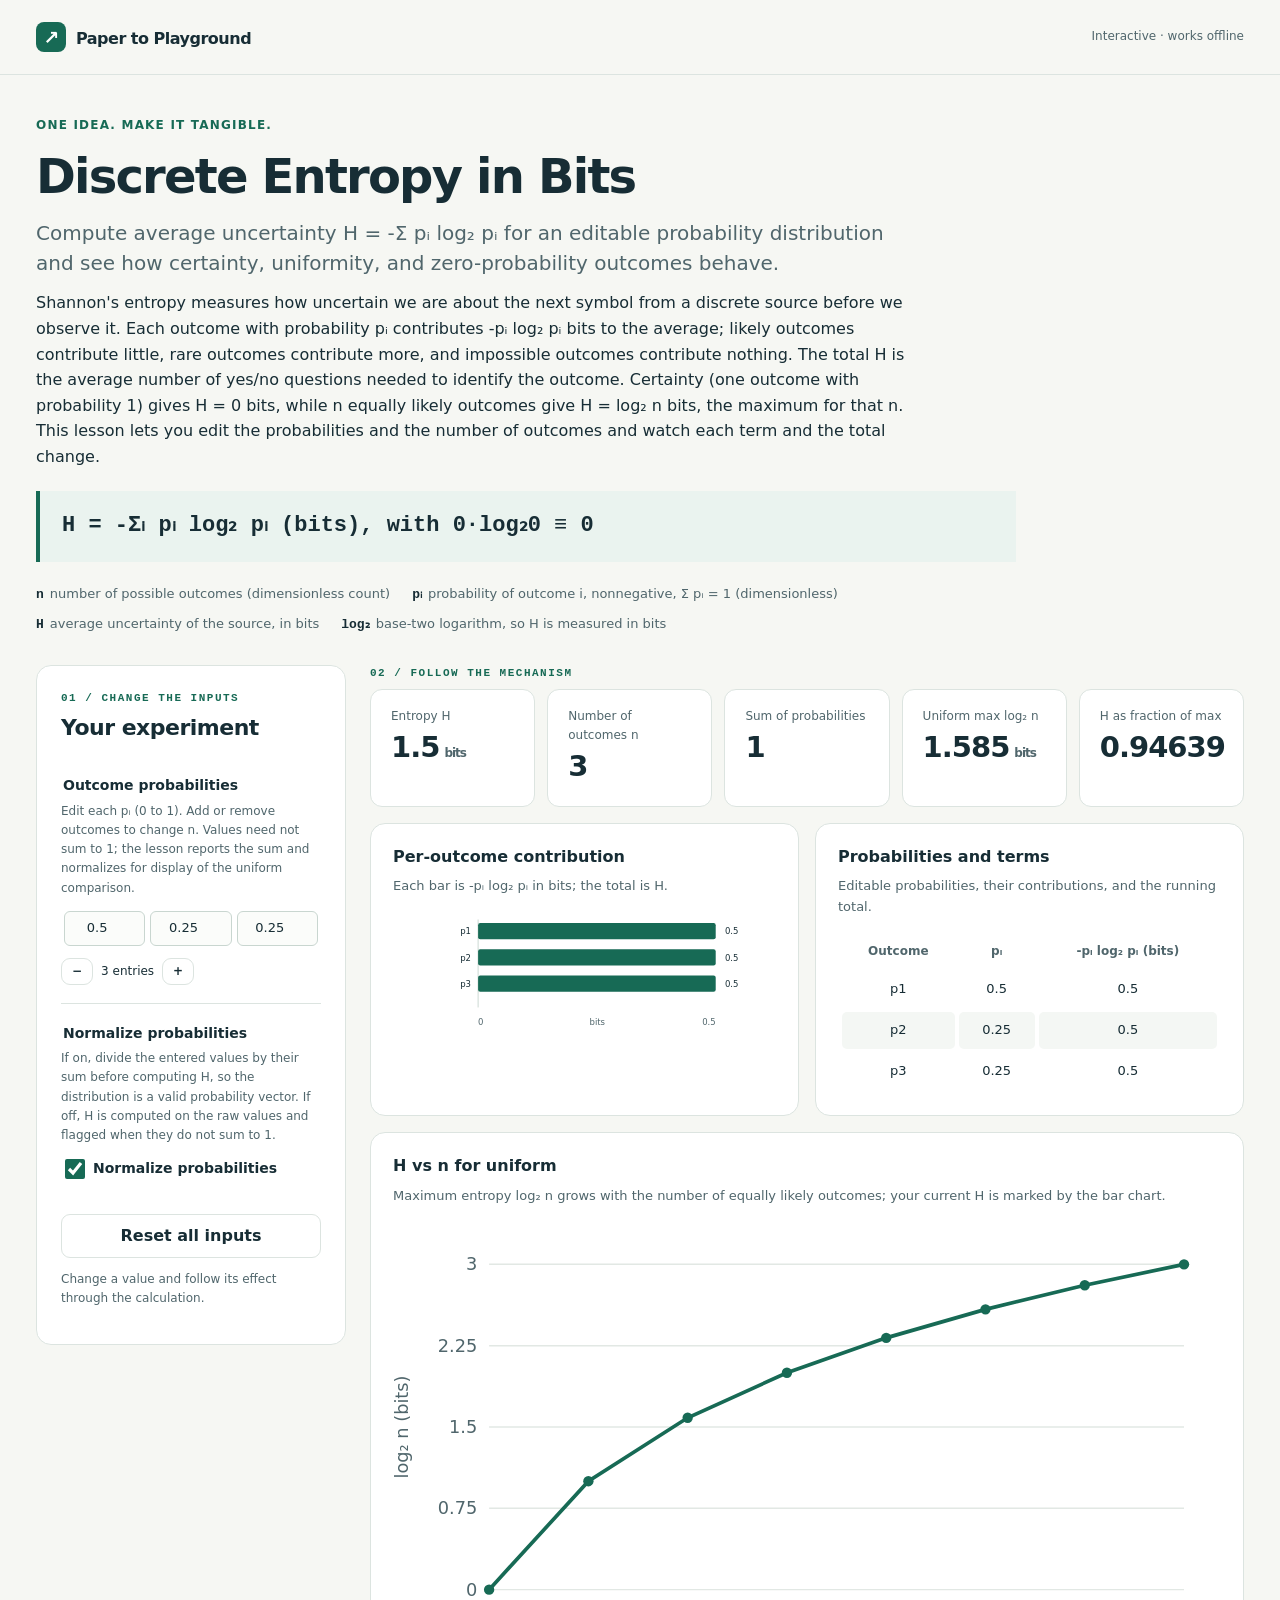
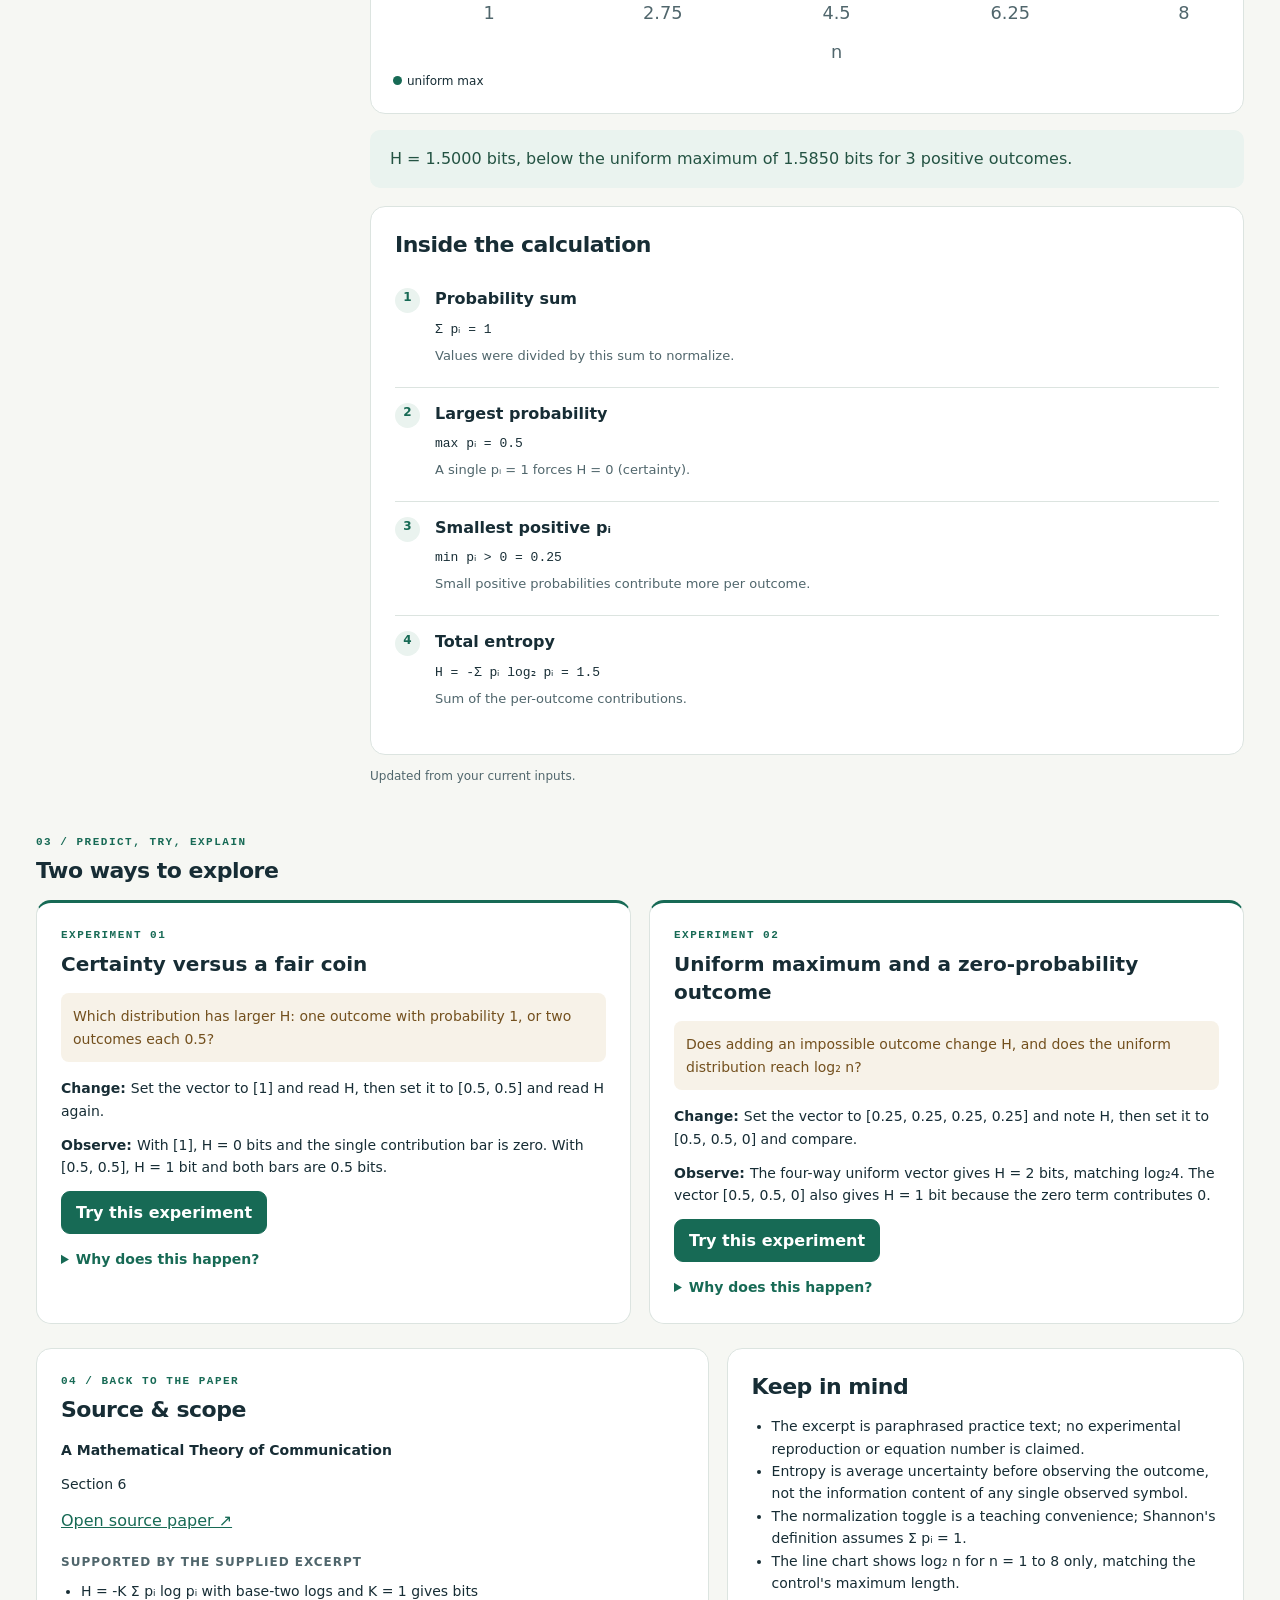
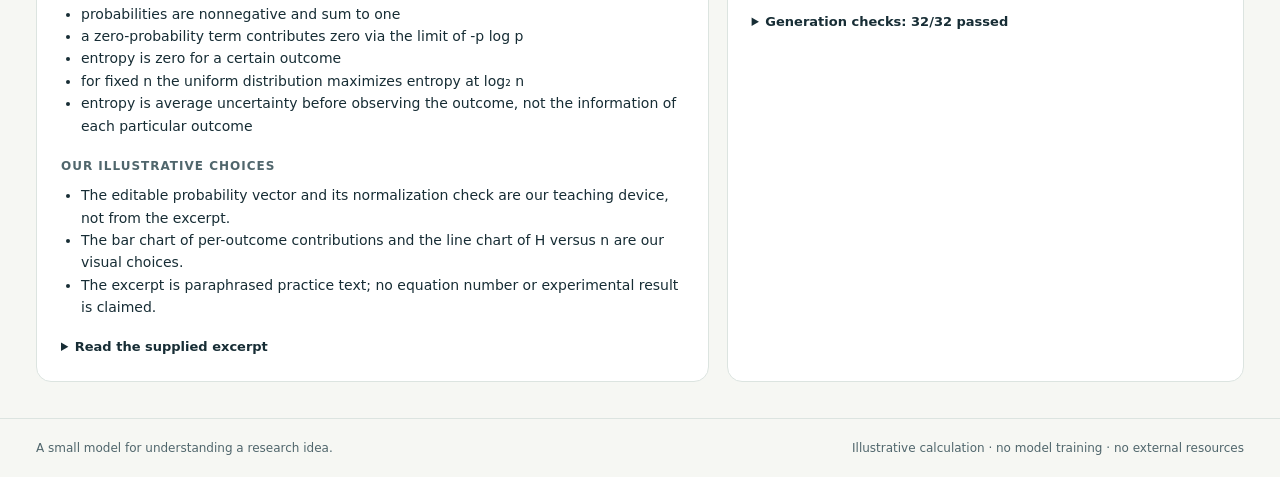
<file: examples/entropy-showcase/index.html>
<!doctype html>
<html lang="en">
<head>
<meta charset="utf-8">
<meta name="viewport" content="width=device-width,initial-scale=1">
<meta http-equiv="Content-Security-Policy" content="default-src 'none'; script-src 'unsafe-inline' blob:; worker-src blob:; style-src 'unsafe-inline'; img-src data:; connect-src 'none'; font-src 'none'; base-uri 'none'; form-action 'none'">
<title>Discrete Entropy in Bits · Paper to Playground</title>
<style>
:root{--ink:#172d35;--muted:#50666c;--paper:#f6f7f3;--card:#fff;--line:#dce4e0;--green:#176a55;--blue:#2e64b7;--gold:#a96519;--soft:#eaf3ef;--radius:15px}*{box-sizing:border-box}body{margin:0;background:var(--paper);color:var(--ink);font:16px/1.6 system-ui,-apple-system,BlinkMacSystemFont,"Segoe UI",sans-serif}button,input,select{font:inherit}button,input,select,summary,a{touch-action:manipulation}button:focus-visible,input:focus-visible,select:focus-visible,summary:focus-visible,a:focus-visible{outline:3px solid #db8c24;outline-offset:3px}button{cursor:pointer;border:1px solid var(--line);border-radius:9px;padding:8px 14px;background:white;color:var(--ink);font-weight:650}button:hover{background:var(--soft);border-color:var(--green)}button.primary{background:var(--green);color:white;border-color:var(--green)}button.small{padding:3px 10px}.top{max-width:1440px;margin:auto;padding:22px 36px;display:flex;align-items:center;justify-content:space-between;border-bottom:1px solid var(--line);gap:12px}.brand{font-weight:750;letter-spacing:-.5px}.mark{display:inline-grid;place-items:center;background:var(--green);color:white;width:30px;height:30px;border-radius:8px;margin-right:10px;font-size:19px}.tag{font-size:12px;color:var(--green);letter-spacing:1.2px;text-transform:uppercase;font-weight:750}.offline{font-size:12px;color:var(--muted)}main{max-width:1440px;margin:auto;padding:36px}.hero{max-width:980px;margin-bottom:30px}h1{font-size:clamp(30px,4vw,48px);line-height:1.14;letter-spacing:-1.8px;margin:12px 0 15px}h2{font-size:22px;line-height:1.3;letter-spacing:-.5px;margin:0 0 14px}h3{font-size:16px;line-height:1.4;margin:0 0 8px}p{margin:0 0 12px}.subtitle{font-size:20px;color:var(--muted);line-height:1.5;max-width:850px}.intro{max-width:880px}.equation{margin:22px 0;padding:17px 22px;border-left:4px solid var(--green);background:var(--soft);font:600 clamp(16px,2vw,22px)/1.65 ui-monospace,SFMono-Regular,Consolas,monospace;overflow-wrap:anywhere}.symbols{display:flex;flex-wrap:wrap;gap:8px 22px;font-size:13px;color:var(--muted)}.symbols strong{color:var(--ink);margin-right:6px;font-family:ui-monospace,monospace}.workspace{display:grid;grid-template-columns:310px minmax(0,1fr);gap:24px;align-items:start}.card{background:var(--card);border:1px solid var(--line);border-radius:var(--radius);padding:24px;min-width:0}.controls{position:sticky;top:20px}.section-num{font:700 11px/1.5 ui-monospace,monospace;color:var(--green);letter-spacing:1.5px;display:block;margin-bottom:7px}.control{padding:18px 0;border-top:1px solid var(--line)}.control:first-of-type{border-top:0}.control label,.control legend{font-weight:650;font-size:14px}.control fieldset{border:0;margin:0;padding:0;min-width:0}.help{font-size:12px;color:var(--muted);margin:5px 0 10px}.scalar{display:flex;align-items:center;gap:12px}.scalar input[type=range]{width:100%;accent-color:var(--green)}input[type=number]{width:80px;padding:6px;border:1px solid #c9d6d0;border-radius:6px;background:#fbfcfa;color:var(--ink);font-size:13px}input[type=checkbox]{accent-color:var(--green);width:20px;height:20px;vertical-align:middle;margin-right:8px}.matrix-input{display:grid;gap:5px;overflow:auto;padding:3px}.matrix-input input{width:100%;min-width:43px;text-align:center}.vector-tools{display:flex;gap:8px;align-items:center;margin-top:9px;font-size:12px}select{width:100%;padding:8px;border:1px solid var(--line);border-radius:8px;background:white}.reset{width:100%;margin-top:14px}.hint{font-size:12px;color:var(--muted);margin-top:12px}.results{min-width:0}.metrics{display:grid;grid-template-columns:repeat(auto-fit,minmax(140px,1fr));gap:12px;margin-bottom:16px}.metric{padding:17px 20px;border:1px solid var(--line);background:var(--card);border-radius:12px}.metric .label{font-size:12px;color:var(--muted);display:block}.metric .value{display:block;font-size:29px;letter-spacing:-1px;font-weight:730;line-height:1.5}.metric .unit{font-size:12px;color:var(--muted);margin-left:5px}.panels{display:grid;grid-template-columns:repeat(2,minmax(0,1fr));gap:16px}.panel{padding:22px}.panel:only-child,.panel.wide{grid-column:1/-1}.desc{font-size:13px;color:var(--muted);margin-bottom:14px}.plot{width:100%;height:auto;display:block;overflow:visible}.table-wrap{overflow:auto}table{border-collapse:separate;border-spacing:4px;width:100%;font-size:13px;font-variant-numeric:tabular-nums}th{font-size:12px;font-weight:600;color:var(--muted);padding:6px}td{padding:8px 10px;text-align:center;border-radius:5px;white-space:nowrap}tr:nth-child(even) td{background:#f4f7f4}.matrix td{font-family:ui-monospace,monospace;font-weight:600}caption{font-size:12px;color:var(--muted);caption-side:bottom;padding:9px;text-align:left}.interpretation{padding:16px 20px;background:var(--soft);border-radius:10px;margin:16px 0;color:#245343}.steps{margin-top:18px}.step{padding:15px 0;border-top:1px solid var(--line);display:grid;grid-template-columns:28px minmax(0,1fr);gap:12px}.step:first-child{border-top:0}.step-number{background:var(--soft);color:var(--green);height:25px;width:25px;text-align:center;border-radius:50%;font-size:12px;font-weight:700}.formula{font:13px/1.7 ui-monospace,monospace;overflow-wrap:anywhere}.step p{font-size:13px;color:var(--muted);margin:5px 0}.explore-section{margin-top:36px}.explorations{display:grid;grid-template-columns:1fr 1fr;gap:18px}.exploration{border-top:3px solid var(--green)}.exploration h3{font-size:20px}.exploration p{font-size:14px}.prediction{background:#f7f2e8;border-radius:8px;padding:12px;color:#73501e;margin:15px 0}.exploration details{margin-top:14px;font-size:14px}.exploration summary{cursor:pointer;font-weight:650;color:var(--green)}.explain-label{font-weight:650;margin-right:5px}.source-section{display:grid;grid-template-columns:1.3fr 1fr;gap:18px;margin-top:24px}.source-section p,.source-section li{font-size:14px}.source-section ul{padding-left:20px;margin:8px 0 18px}.source-section a{color:var(--green);overflow-wrap:anywhere}.source-title{font-weight:700}.source-subhead{font-size:12px;text-transform:uppercase;letter-spacing:1px;color:var(--muted);font-weight:700;margin-top:20px}.source-text{font-size:13px;max-height:280px;overflow:auto;white-space:pre-wrap;padding:14px;background:var(--paper);border-radius:8px}.source-section summary{cursor:pointer;font-size:13px;font-weight:600}.footer{max-width:1440px;margin:auto;padding:20px 36px;border-top:1px solid var(--line);font-size:12px;color:var(--muted);display:flex;justify-content:space-between;gap:12px}.error{background:#fff0ec;color:#9b3420;border:1px solid #efb1a3;padding:14px;border-radius:8px;margin-bottom:16px}.visually-hidden{position:absolute;width:1px;height:1px;padding:0;margin:-1px;overflow:hidden;clip:rect(0,0,0,0);white-space:nowrap;border:0}[hidden]{display:none!important}.status{font-size:12px;color:var(--muted);margin:12px 0}.legend{display:flex;gap:15px;flex-wrap:wrap;font-size:12px;margin-top:8px}.legend-dot{width:9px;height:9px;border-radius:50%;display:inline-block;margin-right:5px} @media(max-width:1050px){.workspace{grid-template-columns:260px minmax(0,1fr)}.panels{grid-template-columns:1fr}.card{padding:20px}}@media(max-width:760px){.top,main,.footer{padding:20px}.workspace,.explorations,.source-section{grid-template-columns:1fr}.controls{position:static}.hero{margin-bottom:24px}h1{letter-spacing:-1px}.offline{max-width:100px;text-align:right}.symbols{gap:8px 15px}.panels{grid-template-columns:1fr}.footer{display:block}.metric .value{font-size:24px}}@media(prefers-reduced-motion:no-preference){button{transition:background .15s}}
</style>
</head>
<body>
<header class="top"><div class="brand"><span class="mark" aria-hidden="true">↗</span>Paper to Playground</div><span class="offline">Interactive · works offline</span></header>
<main>
<section class="hero"><span class="tag">One idea. Make it tangible.</span><h1 id="title"></h1><p class="subtitle" id="subtitle"></p><p class="intro" id="intro"></p><div class="equation" id="equation"></div><div class="symbols" id="symbols"></div></section>
<div class="workspace">
<aside class="card controls"><span class="section-num">01 / CHANGE THE INPUTS</span><h2>Your experiment</h2><div id="controls"></div><button class="reset" id="reset">Reset all inputs</button><p class="hint">Change a value and follow its effect through the calculation.</p></aside>
<section class="results" aria-label="Live calculation"><span class="section-num">02 / FOLLOW THE MECHANISM</span><div id="error" class="error" role="alert" hidden></div><div id="metrics" class="metrics"></div><div id="panels" class="panels"></div><p id="message" class="interpretation" aria-live="polite"></p><div class="card steps"><h2>Inside the calculation</h2><div id="steps"></div></div><p class="status" id="status" role="status">Calculating…</p></section>
</div>
<section class="explore-section"><span class="section-num">03 / PREDICT, TRY, EXPLAIN</span><h2>Two ways to explore</h2><div id="explorations" class="explorations"></div></section>
<div class="source-section"><section class="card"><span class="section-num">04 / BACK TO THE PAPER</span><h2>Source & scope</h2><p id="source-title" class="source-title"></p><p id="locator"></p><a id="source-link" target="_blank" rel="noopener noreferrer">Open source paper ↗</a><div class="source-subhead">Supported by the supplied excerpt</div><ul id="supported"></ul><div class="source-subhead">Our illustrative choices</div><ul id="simplifications"></ul><details><summary>Read the supplied excerpt</summary><pre id="excerpt" class="source-text"></pre></details></section><section class="card"><h2>Keep in mind</h2><ul id="limitations"></ul><details><summary id="checks-title">Generation checks</summary><p class="hint">These checks ran on the calculation during generation. They are evidence of tested cases, not proof for every possible input.</p><ul id="checks"></ul></details></section></div>
</main>
<footer class="footer"><span>A small model for understanding a research idea.</span><span>Illustrative calculation · no model training · no external resources</span></footer>
<script id="lesson-data" type="application/json">{"title": "Discrete Entropy in Bits", "subtitle": "Compute average uncertainty H = -Σ pᵢ log₂ pᵢ for an editable probability distribution and see how certainty, uniformity, and zero-probability outcomes behave.", "intro": "Shannon's entropy measures how uncertain we are about the next symbol from a discrete source before we observe it. Each outcome with probability pᵢ contributes -pᵢ log₂ pᵢ bits to the average; likely outcomes contribute little, rare outcomes contribute more, and impossible outcomes contribute nothing. The total H is the average number of yes/no questions needed to identify the outcome. Certainty (one outcome with probability 1) gives H = 0 bits, while n equally likely outcomes give H = log₂ n bits, the maximum for that n. This lesson lets you edit the probabilities and the number of outcomes and watch each term and the total change.", "plan": ["Let the learner edit a probability vector directly, including its length, so both the values and n are inputs.", "Show each outcome's individual contribution -pᵢ log₂ pᵢ alongside the running total H.", "Contrast the certain distribution (H = 0) with the uniform distribution (H = log₂ n) as the two boundary cases.", "Handle pᵢ = 0 by treating its contribution as 0 via the continuous limit, and flag non-normalized vectors explicitly."], "equation": "H = -Σᵢ pᵢ log₂ pᵢ  (bits), with 0·log₂0 ≡ 0", "symbols": [{"symbol": "n", "meaning": "number of possible outcomes (dimensionless count)"}, {"symbol": "pᵢ", "meaning": "probability of outcome i, nonnegative, Σ pᵢ = 1 (dimensionless)"}, {"symbol": "H", "meaning": "average uncertainty of the source, in bits"}, {"symbol": "log₂", "meaning": "base-two logarithm, so H is measured in bits"}], "source": {"title": "A Mathematical Theory of Communication", "locator": "Section 6", "supported": ["H = -K Σ pᵢ log pᵢ with base-two logs and K = 1 gives bits", "probabilities are nonnegative and sum to one", "a zero-probability term contributes zero via the limit of -p log p", "entropy is zero for a certain outcome", "for fixed n the uniform distribution maximizes entropy at log₂ n", "entropy is average uncertainty before observing the outcome, not the information of each particular outcome"], "simplifications": ["The editable probability vector and its normalization check are our teaching device, not from the excerpt.", "The bar chart of per-outcome contributions and the line chart of H versus n are our visual choices.", "The excerpt is paraphrased practice text; no equation number or experimental result is claimed."]}, "controls": [{"id": "probs", "label": "Outcome probabilities", "help": "Edit each pᵢ (0 to 1). Add or remove outcomes to change n. Values need not sum to 1; the lesson reports the sum and normalizes for display of the uniform comparison.", "type": "vector", "value": [0.5, 0.25, 0.25], "min": 0, "max": 1, "minItems": 1, "maxItems": 8}, {"id": "normalize", "label": "Normalize probabilities", "help": "If on, divide the entered values by their sum before computing H, so the distribution is a valid probability vector. If off, H is computed on the raw values and flagged when they do not sum to 1.", "type": "toggle", "value": true}], "compute": "function compute(s) {\n  const raw = s.probs.slice();\n  const n = raw.length;\n  const sum = raw.reduce((a, b) =\u003e a + b, 0);\n  const normalize = !!s.normalize;\n  const validSum = Math.abs(sum - 1) \u003c 1e-9;\n  const canNormalize = sum \u003e 0;\n  const useNormalized = normalize \u0026\u0026 canNormalize;\n  const p = useNormalized ? raw.map(v =\u003e v / sum) : raw.slice();\n  const defined = useNormalized || validSum;\n\n  const contributions = p.map(v =\u003e (v \u003e 0 ? -v * Math.log2(v) : 0));\n  const H = contributions.reduce((a, b) =\u003e a + b, 0);\n  const support = p.filter(v =\u003e v \u003e 0).length;\n  const uniformH = support \u003e 0 ? Math.log2(support) : 0;\n  const maxP = p.length ? Math.max(...p) : 0;\n  const minPositive = support ? Math.min(...p.filter(v =\u003e v \u003e 0)) : 0;\n\n  const metrics = [\n    { label: \"Entropy H\", value: defined ? H : null, unit: \"bits\", defined: defined, reason: defined ? undefined : \"probabilities do not sum to 1 and normalization is off\" },\n    { label: \"Number of outcomes n\", value: n, unit: \"\", defined: true },\n    { label: \"Sum of probabilities\", value: sum, unit: \"\", defined: true },\n    { label: \"Uniform max log₂ n\", value: uniformH, unit: \"bits\", defined: true },\n    { label: \"H as fraction of max\", value: defined \u0026\u0026 uniformH \u003e 0 ? H / uniformH : (defined ? 0 : null), unit: \"\", defined: defined, reason: defined ? undefined : \"H undefined\" }\n  ];\n\n  const steps = [\n    { label: \"Probability sum\", formula: \"Σ pᵢ\", value: sum, explanation: useNormalized ? \"Values were divided by this sum to normalize.\" : \"Raw sum; must equal 1 for a valid distribution.\" },\n    { label: \"Largest probability\", formula: \"max pᵢ\", value: maxP, explanation: \"A single pᵢ = 1 forces H = 0 (certainty).\" },\n    { label: \"Smallest positive pᵢ\", formula: \"min pᵢ \u003e 0\", value: minPositive, explanation: \"Small positive probabilities contribute more per outcome.\" },\n    { label: \"Total entropy\", formula: \"H = -Σ pᵢ log₂ pᵢ\", value: defined ? H : \"undefined\", explanation: defined ? \"Sum of the per-outcome contributions.\" : \"Cannot compute H without a valid distribution.\" }\n  ];\n\n  const labels = p.map((_, i) =\u003e \"p\" + (i + 1));\n  const panels = [\n    { kind: \"bar\", title: \"Per-outcome contribution\", description: \"Each bar is -pᵢ log₂ pᵢ in bits; the total is H.\", labels: labels, values: contributions, unit: \"bits\" },\n    { kind: \"table\", title: \"Probabilities and terms\", description: \"Editable probabilities, their contributions, and the running total.\", columns: [\"Outcome\", \"pᵢ\", \"-pᵢ log₂ pᵢ (bits)\"], rows: p.map((v, i) =\u003e [\"p\" + (i + 1), v, contributions[i]]) },\n    { kind: \"line\", title: \"H vs n for uniform\", description: \"Maximum entropy log₂ n grows with the number of equally likely outcomes; your current H is marked by the bar chart.\", xLabel: \"n\", yLabel: \"log₂ n (bits)\", series: [{ name: \"uniform max\", points: Array.from({ length: 8 }, (_, k) =\u003e [k + 1, Math.log2(k + 1)]) }] }\n  ];\n\n  let message;\n  if (!defined) {\n    message = \"Probabilities sum to \" + sum.toFixed(4) + \", not 1, and normalization is off. Turn normalization on or adjust values so H is defined.\";\n  } else if (H \u003c 1e-12) {\n    message = \"H = 0 bits: one outcome is certain, so there is no uncertainty before observing it.\";\n  } else if (Math.abs(H - uniformH) \u003c 1e-9) {\n    message = \"H = log₂ n = \" + uniformH.toFixed(4) + \" bits: the distribution is uniform over its \" + support + \" positive outcomes, the maximum for that support.\";\n  } else {\n    message = \"H = \" + H.toFixed(4) + \" bits, below the uniform maximum of \" + uniformH.toFixed(4) + \" bits for \" + support + \" positive outcomes.\";\n  }\n\n  return { metrics: metrics, panels: panels, steps: steps, message: message };\n}", "explorations": [{"title": "Certainty versus a fair coin", "prediction": "Which distribution has larger H: one outcome with probability 1, or two outcomes each 0.5?", "action": "Set the vector to [1] and read H, then set it to [0.5, 0.5] and read H again.", "state": {"probs": [1], "normalize": true}, "observe": "With [1], H = 0 bits and the single contribution bar is zero. With [0.5, 0.5], H = 1 bit and both bars are 0.5 bits.", "why": "A certain outcome carries no uncertainty, so -1·log₂1 = 0. Two equally likely outcomes each contribute 0.5 bits, summing to log₂2 = 1 bit."}, {"title": "Uniform maximum and a zero-probability outcome", "prediction": "Does adding an impossible outcome change H, and does the uniform distribution reach log₂ n?", "action": "Set the vector to [0.25, 0.25, 0.25, 0.25] and note H, then set it to [0.5, 0.5, 0] and compare.", "state": {"probs": [0.5, 0.5, 0], "normalize": true}, "observe": "The four-way uniform vector gives H = 2 bits, matching log₂4. The vector [0.5, 0.5, 0] also gives H = 1 bit because the zero term contributes 0.", "why": "For fixed n the uniform distribution maximizes entropy at log₂ n. A zero-probability outcome contributes -0·log₂0 ≡ 0 by the continuous limit, so it does not raise H."}], "limitations": ["The excerpt is paraphrased practice text; no experimental reproduction or equation number is claimed.", "Entropy is average uncertainty before observing the outcome, not the information content of any single observed symbol.", "The normalization toggle is a teaching convenience; Shannon's definition assumes Σ pᵢ = 1.", "The line chart shows log₂ n for n = 1 to 8 only, matching the control's maximum length."], "tests": [{"name": "Certain outcome gives zero bits", "state": {"probs": [1], "normalize": true}, "expect": [{"path": "metrics.0.value", "value": 0, "atol": 1e-08}]}, {"name": "Four equally likely outcomes give two bits", "state": {"probs": [0.25, 0.25, 0.25, 0.25], "normalize": true}, "expect": [{"path": "metrics.0.value", "value": 2, "atol": 1e-08}]}, {"name": "Fair coin gives one bit", "state": {"probs": [0.5, 0.5], "normalize": true}, "expect": [{"path": "metrics.0.value", "value": 1, "atol": 1e-08}]}, {"name": "Zero-probability outcome contributes nothing", "state": {"probs": [0.5, 0.5, 0], "normalize": true}, "expect": [{"path": "metrics.0.value", "value": 1, "atol": 1e-08}, {"path": "panels.0.values.2", "value": 0, "atol": 1e-08}]}, {"name": "Non-normalized vector with normalization off is undefined", "state": {"probs": [0.5, 0.5, 0.5], "normalize": false}, "expect": [{"path": "metrics.0.value", "value": null}, {"path": "metrics.0.defined", "value": false}]}, {"name": "Uniform maximum equals log₂ n", "state": {"probs": [0.2, 0.2, 0.2, 0.2, 0.2], "normalize": true}, "expect": [{"path": "metrics.0.value", "formula": "Math.log2(s.probs.length)", "atol": 1e-08}]}], "source_url": "https://people.math.harvard.edu/~ctm/home/text/others/shannon/entropy/entropy.pdf", "excerpt": "Practice excerpt, paraphrased from Section 6: For a discrete source with outcome probabilities p_1 through p_n, the uncertainty measure is H = -K sum_i p_i log(p_i). With base-two logarithms and K=1 it is measured in bits. Probabilities are nonnegative and sum to one. A term with probability zero contributes zero, using the continuous limit of -p log(p). Entropy is zero for a certain outcome. For a fixed number n of possible outcomes, the uniform distribution has the largest entropy, log_2(n). The measure describes average uncertainty before observing the outcome, not the information of every particular outcome.", "checks": [{"name": "lesson_schema", "passed": true, "errors": []}, {"name": "default_execution_and_visual_schema", "passed": true, "errors": []}, {"name": "deterministic_computation", "passed": true}, {"name": "Certain outcome gives zero bits", "passed": true, "comparisons": [{"path": "metrics.0.value", "expected": 0, "actual": 0, "atol": 1e-08, "passed": true}]}, {"name": "Four equally likely outcomes give two bits", "passed": true, "comparisons": [{"path": "metrics.0.value", "expected": 2, "actual": 2, "atol": 1e-08, "passed": true}]}, {"name": "Fair coin gives one bit", "passed": true, "comparisons": [{"path": "metrics.0.value", "expected": 1, "actual": 1, "atol": 1e-08, "passed": true}]}, {"name": "Zero-probability outcome contributes nothing", "passed": true, "comparisons": [{"path": "metrics.0.value", "expected": 1, "actual": 1, "atol": 1e-08, "passed": true}, {"path": "panels.0.values.2", "expected": 0, "actual": 0, "atol": 1e-08, "passed": true}]}, {"name": "Non-normalized vector with normalization off is undefined", "passed": true, "comparisons": [{"path": "metrics.0.value", "expected": null, "actual": null, "atol": 1e-08, "passed": true}, {"path": "metrics.0.defined", "expected": false, "actual": false, "atol": 1e-08, "passed": true}]}, {"name": "Uniform maximum equals log₂ n", "passed": true, "comparisons": [{"path": "metrics.0.value", "expected": 2.321928094887362, "actual": 2.321928094887362, "atol": 1e-08, "passed": true, "formula": "Math.log2(s.probs.length)"}]}, {"name": "Certain outcome gives zero bits", "passed": true, "comparisons": [{"path": "metrics.0.value", "expected": 0, "actual": 0, "atol": 1e-08, "passed": true}]}, {"name": "Four equally likely outcomes give two bits", "passed": true, "comparisons": [{"path": "metrics.0.value", "expected": 2, "actual": 2, "atol": 1e-08, "passed": true}]}, {"name": "Uniform over support with trailing zero (normalize off)", "passed": true, "comparisons": [{"path": "metrics.0.value", "expected": 1, "actual": 1, "atol": 1e-08, "passed": true}, {"path": "metrics.4.value", "expected": 1, "actual": 1, "atol": 1e-08, "passed": true}]}, {"name": "Non-normalized vector with normalization off is undefined", "passed": true, "comparisons": [{"path": "metrics.0.value", "expected": null, "actual": null, "atol": 1e-08, "passed": true}, {"path": "metrics.0.defined", "expected": false, "actual": false, "atol": 1e-08, "passed": true}]}, {"name": "Uniform maximum equals log₂ n", "passed": true, "comparisons": [{"path": "metrics.0.value", "expected": 2.321928094887362, "actual": 2.321928094887362, "atol": 1e-08, "passed": true, "formula": "Math.log2(s.probs.length)"}]}, {"name": "exploration:Certainty versus a fair coin", "passed": true, "errors": []}, {"name": "exploration:Uniform maximum and a zero-probability outcome", "passed": true, "errors": []}, {"name": "control:probs", "passed": true, "affects_numbers": true, "errors": []}, {"name": "vector_length:probs", "passed": true}, {"name": "control:normalize", "passed": true, "affects_numbers": true, "errors": []}, {"name": "at_least_two_meaningful_controls", "passed": true, "count": 3}, {"name": "combined_boundaries:0", "passed": true, "errors": []}, {"name": "combined_boundaries:1", "passed": true, "errors": []}, {"name": "combined_boundaries:2", "passed": true, "errors": []}, {"name": "combined_boundaries:3", "passed": true, "errors": []}, {"name": "combined_boundaries:4", "passed": true, "errors": []}, {"name": "combined_boundaries:5", "passed": true, "errors": []}, {"name": "combined_boundaries:6", "passed": true, "errors": []}, {"name": "combined_boundaries:7", "passed": true, "errors": []}, {"name": "combined_boundaries:8", "passed": true, "errors": []}, {"name": "combined_boundaries:9", "passed": true, "errors": []}, {"name": "combined_boundaries:10", "passed": true, "errors": []}, {"name": "combined_boundaries:11", "passed": true, "errors": []}]}</script>
<script>
'use strict';
const spec=JSON.parse(document.getElementById('lesson-data').textContent), $=id=>document.getElementById(id), clone=x=>JSON.parse(JSON.stringify(x));
const el=(tag,text,cls)=>{const n=document.createElement(tag);if(text!==undefined)n.textContent=text;if(cls)n.className=cls;return n};
const fmt=x=>typeof x!=='number'?String(x):Math.abs(x)<1e-12?'0':Math.abs(x)>=1e5||Math.abs(x)<1e-4?x.toExponential(3):Number(x.toPrecision(5)).toString();
const colors=['#176a55','#2e64b7','#b2762d','#94467a','#4f7783'];
const base=Object.fromEntries(spec.controls.map(c=>[c.id,clone(c.value)]));let state=clone(base),serial=0,worker,timer;
window.__playground={ready:false,revision:0,lastOutput:null,getState:()=>clone(state),setState:s=>applyState(s)};
for(const k of ['title','subtitle','intro','equation'])$(k).textContent=spec[k];
for(const s of spec.symbols){const n=el('span');n.append(el('strong',s.symbol),document.createTextNode(s.meaning));$('symbols').append(n)}
$('source-title').textContent=spec.source.title;$('locator').textContent=spec.source.locator;$('source-link').href=spec.source_url;$('excerpt').textContent=spec.excerpt;
for(const k of ['supported','simplifications'])for(const t of spec.source[k])$(k).append(el('li',t));
for(const t of spec.limitations)$('limitations').append(el('li',t));
$('checks-title').textContent=`Generation checks: ${spec.checks.filter(x=>x.passed).length}/${spec.checks.length} passed`;
for(const t of spec.checks)$('checks').append(el('li',(t.passed?'✓ ':'✕ ')+t.name));
function inputNumber(value,c,label,change){const n=el('input');n.type='number';n.value=value;n.min=c.min;n.max=c.max;n.step=c.step||'any';n.setAttribute('aria-label',label);n.addEventListener('input',()=>{if(n.value===''||!Number.isFinite(n.valueAsNumber))return;let v=Math.min(c.max,Math.max(c.min,n.valueAsNumber));if(c.type==='number'&&c.step)v=c.min+Math.round((v-c.min)/c.step)*c.step;v=Math.min(c.max,Math.max(c.min,v));change(v)});n.addEventListener('change',()=>{if(n.value===''){buildControls();return}n.value=Math.min(c.max,Math.max(c.min,Number(n.value)))});return n}
function buildControls(){const root=$('controls');root.replaceChildren();for(const c of spec.controls){const group=el('div',undefined,'control'),field=el('fieldset');group.append(field);const legend=el('legend',c.label);field.append(legend,el('p',c.help,'help'));const change=v=>{state[c.id]=v;requestCompute()};if(c.type==='number'){const row=el('div',undefined,'scalar'),range=el('input');range.type='range';range.min=c.min;range.max=c.max;range.step=c.step;range.value=state[c.id];range.setAttribute('aria-label',c.label+' slider');const number=inputNumber(state[c.id],c,c.label,v=>{range.value=v;change(v)});range.addEventListener('input',()=>{number.value=range.value;change(Number(range.value))});row.append(range,number);field.append(row)}else if(c.type==='toggle'){const label=el('label'),input=el('input');input.type='checkbox';input.checked=state[c.id];input.addEventListener('change',()=>change(input.checked));label.append(input,document.createTextNode(c.label));field.append(label)}else if(c.type==='select'){const n=el('select');n.setAttribute('aria-label',c.label);for(const o of c.options){const opt=el('option',o.label);opt.value=o.value;n.append(opt)}n.value=state[c.id];n.addEventListener('change',()=>change(n.value));field.append(n)}else{const matrix=c.type==='matrix',values=matrix?state[c.id]:[state[c.id]],grid=el('div',undefined,'matrix-input');grid.style.gridTemplateColumns=`repeat(${matrix?values[0].length:Math.min(values[0].length,4)},minmax(43px,1fr))`;values.forEach((row,i)=>row.forEach((v,j)=>grid.append(inputNumber(v,c,`${c.label} ${matrix?'row '+(i+1)+' column ':''}${j+1}`,n=>{if(matrix)state[c.id][i][j]=n;else state[c.id][j]=n;requestCompute()}))));field.append(grid);if(!matrix&&c.maxItems>c.minItems){const tools=el('div',undefined,'vector-tools'),minus=el('button','−','small'),plus=el('button','+','small');minus.setAttribute('aria-label','Remove entry from '+c.label);plus.setAttribute('aria-label','Add entry to '+c.label);minus.disabled=state[c.id].length<=c.minItems;plus.disabled=state[c.id].length>=c.maxItems;minus.onclick=()=>{state[c.id].pop();buildControls();requestCompute()};plus.onclick=()=>{state[c.id].push(Math.min(c.max,Math.max(c.min,1)));buildControls();requestCompute()};tools.append(minus,el('span',state[c.id].length+' entries'),plus);field.append(tools)}}root.append(group)}}
function applyState(overrides){state=clone(base);for(const c of spec.controls)if(Object.prototype.hasOwnProperty.call(overrides,c.id))state[c.id]=clone(overrides[c.id]);buildControls();requestCompute()}
$('reset').onclick=()=>applyState({});
for(const [i,e] of spec.explorations.entries()){const card=el('article',undefined,'card exploration');card.append(el('span','EXPERIMENT 0'+(i+1),'section-num'),el('h3',e.title),el('p',e.prediction,'prediction'));const action=el('p');action.append(el('span','Change:','explain-label'),document.createTextNode(e.action));const observe=el('p');observe.append(el('span','Observe:','explain-label'),document.createTextNode(e.observe));const button=el('button','Try this experiment','primary');button.onclick=()=>{applyState(e.state);$('metrics').scrollIntoView({behavior:'auto',block:'center'})};const detail=el('details');detail.append(el('summary','Why does this happen?'),el('p',e.why));card.append(action,observe,button,detail);$('explorations').append(card)}
const NS='http://www.w3.org/2000/svg';function svgEl(tag,attrs={},text){const n=document.createElementNS(NS,tag);for(const [k,v]of Object.entries(attrs))n.setAttribute(k,v);if(text!==undefined)n.textContent=text;return n}
function svgRoot(title,w,h){const s=svgEl('svg',{viewBox:`0 0 ${w} ${h}`,class:'plot',role:'img','aria-label':title});s.append(svgEl('title',{},title));return s}
function svgText(s,x,y,t,attrs={}){s.append(svgEl('text',{x,y,fill:'#50666c','font-size':12,'font-family':'system-ui,sans-serif',...attrs},t))}
function bars(p){const h=60+p.values.length*37,w=540,s=svgRoot(p.title,w,h),lo=Math.min(0,...p.values),hi=Math.max(0,...p.values),span=hi-lo||1;const x=v=>120+(v-lo)/span*335,z=x(0);s.append(svgEl('line',{x1:z,y1:12,x2:z,y2:h-35,stroke:'#b8c9c1'}));p.values.forEach((v,i)=>{const y=17+i*37;svgText(s,110,y+16,p.labels[i],{'text-anchor':'end',fill:'#172d35'});const r=svgEl('rect',{x:Math.min(z,x(v)),y,width:Math.max(0.5,Math.abs(x(v)-z)),height:23,rx:3,fill:v<0?colors[1]:colors[0]});r.append(svgEl('title',{},p.labels[i]+': '+fmt(v)+' '+(p.unit||'')));s.append(r);svgText(s,468,y+16,fmt(v),{fill:'#172d35'})});svgText(s,120,h-10,fmt(lo));svgText(s,455,h-10,fmt(hi),{'text-anchor':'end'});svgText(s,288,h-10,p.unit||'value',{'text-anchor':'middle'});return s}
function line(p){const w=560,h=300,s=svgRoot(p.title,w,h),pts=p.series.flatMap(x=>x.points);let xmin=Math.min(...pts.map(v=>v[0])),xmax=Math.max(...pts.map(v=>v[0])),ymin=Math.min(0,...pts.map(v=>v[1])),ymax=Math.max(0,...pts.map(v=>v[1]));if(xmin===xmax)xmax=xmin+1;if(ymin===ymax)ymax=ymin+1;const x=v=>65+(v-xmin)/(xmax-xmin)*470,y=v=>250-(v-ymin)/(ymax-ymin)*220;for(let i=0;i<=4;i++){const yy=30+i*55,xx=65+i*117.5;s.append(svgEl('line',{x1:65,y1:yy,x2:535,y2:yy,stroke:'#e2e8e4'}));svgText(s,57,yy+4,fmt(ymax-i*(ymax-ymin)/4),{'text-anchor':'end'});svgText(s,xx,270,fmt(xmin+i*(xmax-xmin)/4),{'text-anchor':'middle'})}svgText(s,300,296,p.xLabel,{'text-anchor':'middle'});svgText(s,10,140,p.yLabel,{transform:'rotate(-90 10 140)','text-anchor':'middle'});p.series.forEach((series,i)=>{const path=series.points.map((pt,j)=>(j?'L':'M')+x(pt[0])+','+y(pt[1])).join(' ');s.append(svgEl('path',{d:path,fill:'none',stroke:colors[i%colors.length],'stroke-width':2.5}));if(series.points.length<=25)for(const pt of series.points){const dot=svgEl('circle',{cx:x(pt[0]),cy:y(pt[1]),r:3.5,fill:colors[i%colors.length]});dot.append(svgEl('title',{},`${series.name}: (${fmt(pt[0])}, ${fmt(pt[1])})`));s.append(dot)}});const wrap=el('div');wrap.append(s);const legend=el('div',undefined,'legend');p.series.forEach((v,i)=>{const t=el('span'),dot=el('span',undefined,'legend-dot');dot.style.background=colors[i%colors.length];t.append(dot,document.createTextNode(v.name));legend.append(t)});wrap.append(legend);return wrap}
function table(p){const wrap=el('div',undefined,'table-wrap'),t=el('table',undefined,p.kind==='matrix'?'matrix':''),thead=el('thead'),head=el('tr');if(p.kind==='matrix')head.append(el('th',''));for(const c of p.columns)head.append(el('th',c));thead.append(head);t.append(thead);const body=el('tbody'),rows=p.kind==='matrix'?p.values:p.rows;const max=Math.max(1e-15,...rows.flat().filter(v=>typeof v==='number').map(Math.abs));rows.forEach((row,i)=>{const tr=el('tr');if(p.kind==='matrix'){const th=el('th',p.rows[i]);th.scope='row';tr.append(th)}for(const v of row){const td=el('td',fmt(v));if(p.kind==='matrix'&&typeof v==='number'){td.style.background=`rgba(${v<0?'46,100,183':'23,106,85'},${0.04+0.24*Math.abs(v)/max})`;td.title=String(v)}tr.append(td)}body.append(tr)});t.append(body);if(p.kind==='matrix')t.append(el('caption','Darker cells indicate larger absolute values; numbers give the exact displayed calculation.'));wrap.append(t);return wrap}
function flow(p){const s=svgRoot(p.title,560,290),pos=Object.fromEntries(p.nodes.map(n=>[n.id,{x:60+n.x*440,y:40+n.y*210}])),max=Math.max(1,...p.edges.map(e=>e.weight));const defs=svgEl('defs'),marker=svgEl('marker',{id:'arrow-'+serial+'-'+p.title.replace(/\W/g,''),viewBox:'0 0 10 10',refX:9,refY:5,markerWidth:5,markerHeight:5,orient:'auto-start-reverse'});marker.append(svgEl('path',{d:'M 0 0 L 10 5 L 0 10 z',fill:'#6b8c7e'}));defs.append(marker);s.append(defs);for(const e of p.edges){const a=pos[e.from],b=pos[e.to],dx=b.x-a.x,dy=b.y-a.y,d=Math.hypot(dx,dy)||1;const path=svgEl('line',{x1:a.x+dx/d*24,y1:a.y+dy/d*24,x2:b.x-dx/d*28,y2:b.y-dy/d*28,stroke:'#6b8c7e','stroke-width':1+5*e.weight/max,'marker-end':`url(#${marker.id})`});s.append(path);svgText(s,(a.x+b.x)/2,(a.y+b.y)/2-8,e.label,{'text-anchor':'middle'})}for(const n of p.nodes){const a=pos[n.id];s.append(svgEl('circle',{cx:a.x,cy:a.y,r:24,fill:'#eaf3ef',stroke:'#176a55'}));svgText(s,a.x,a.y+4,n.label,{'text-anchor':'middle',fill:'#172d35'})}return s}
function render(out){$('metrics').replaceChildren();for(const m of out.metrics){const card=el('div',undefined,'metric'),value=el('span',m.value===null?'undefined':fmt(m.value),'value');value.append(el('span',m.unit||'','unit'));card.append(el('span',m.label,'label'),value);if(m.value===null&&m.reason)card.append(el('span',m.reason,'help'));$('metrics').append(card)}$('panels').replaceChildren();for(const p of out.panels){const card=el('article',undefined,'card panel'+(p.kind==='line'||p.kind==='flow'?' wide':''));card.append(el('h3',p.title),el('p',p.description,'desc'));card.append(p.unavailable?el('p',p.unavailable,'interpretation'):p.kind==='bar'?bars(p):p.kind==='line'?line(p):p.kind==='flow'?flow(p):table(p));$('panels').append(card)}$('message').textContent=out.message||'';$('steps').replaceChildren();out.steps.forEach((step,i)=>{const row=el('div',undefined,'step'),body=el('div');body.append(el('h3',step.label),el('div',step.formula+' = '+fmt(step.value),'formula'),el('p',step.explanation));row.append(el('span',String(i+1),'step-number'),body);$('steps').append(row)});$('error').hidden=true;$('status').textContent='Updated from your current inputs.';window.__playground.lastOutput=clone(out);window.__playground.ready=true;window.__playground.revision=serial}
function fail(message){clearTimeout(timer);$('error').textContent=message;$('error').hidden=false;$('status').textContent='Adjust inputs or reset to continue.';window.__playground.ready=false}
function startWorker(){if(worker)worker.terminate();const body=spec.compute+'\nself.onmessage=function(e){try{const out=compute(e.data.state);function check(x){if(typeof x==="number"&&!Number.isFinite(x))throw Error("Nonfinite result");if(x&&typeof x==="object")Object.values(x).forEach(check);}check(out);self.postMessage({id:e.data.id,out:out});}catch(error){self.postMessage({id:e.data.id,error:String(error.message)});}};';const url=URL.createObjectURL(new Blob([body],{type:'text/javascript'}));worker=new Worker(url);URL.revokeObjectURL(url);worker.onmessage=e=>{if(e.data.id!==serial)return;clearTimeout(timer);if(e.data.error){fail(e.data.error);return}try{render(e.data.out)}catch(error){fail('Unable to render calculation: '+error.message)}};worker.onerror=e=>fail('Calculation failed: '+e.message)}
function requestCompute(){serial++;window.__playground.ready=false;clearTimeout(timer);timer=setTimeout(()=>{fail('Calculation timed out. Reset or choose smaller values.');startWorker()},1500);worker.postMessage({id:serial,state:clone(state)})}
startWorker();buildControls();requestCompute();
</script>
</body>
</html>
</file>
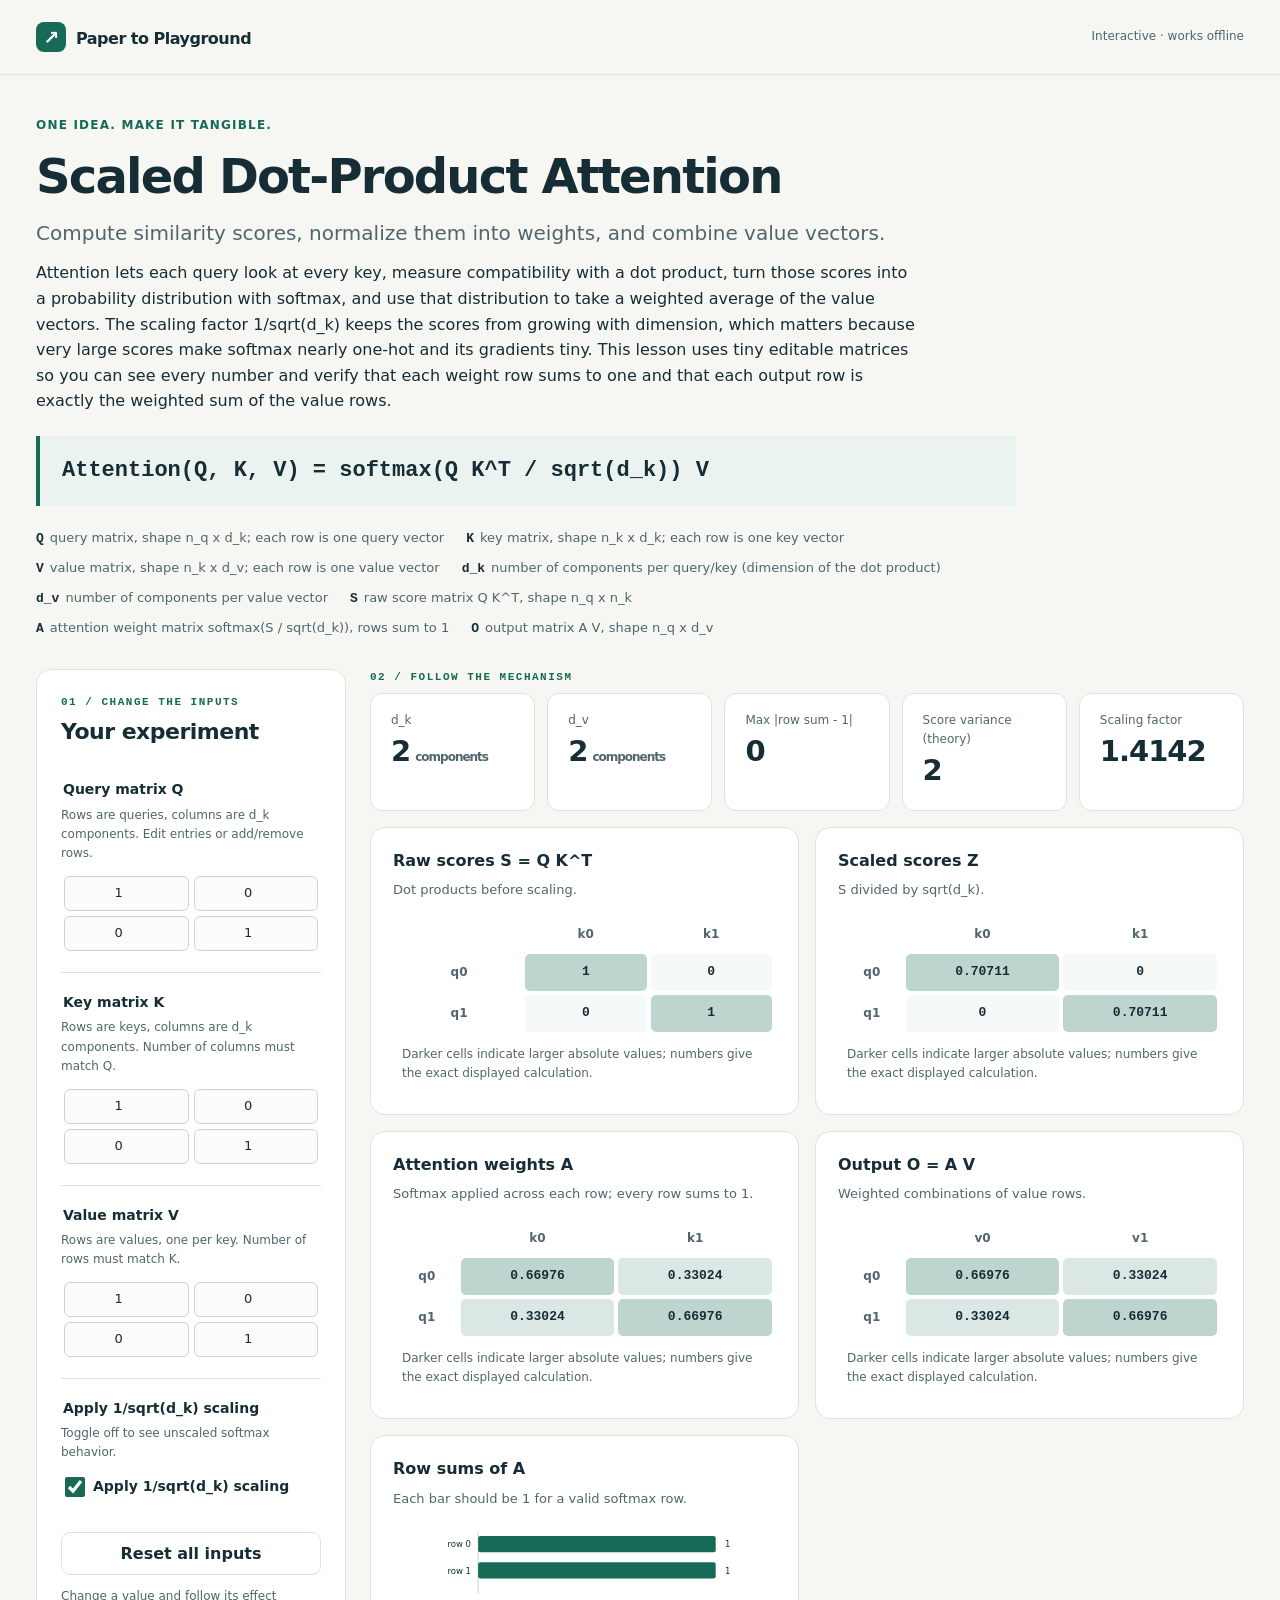
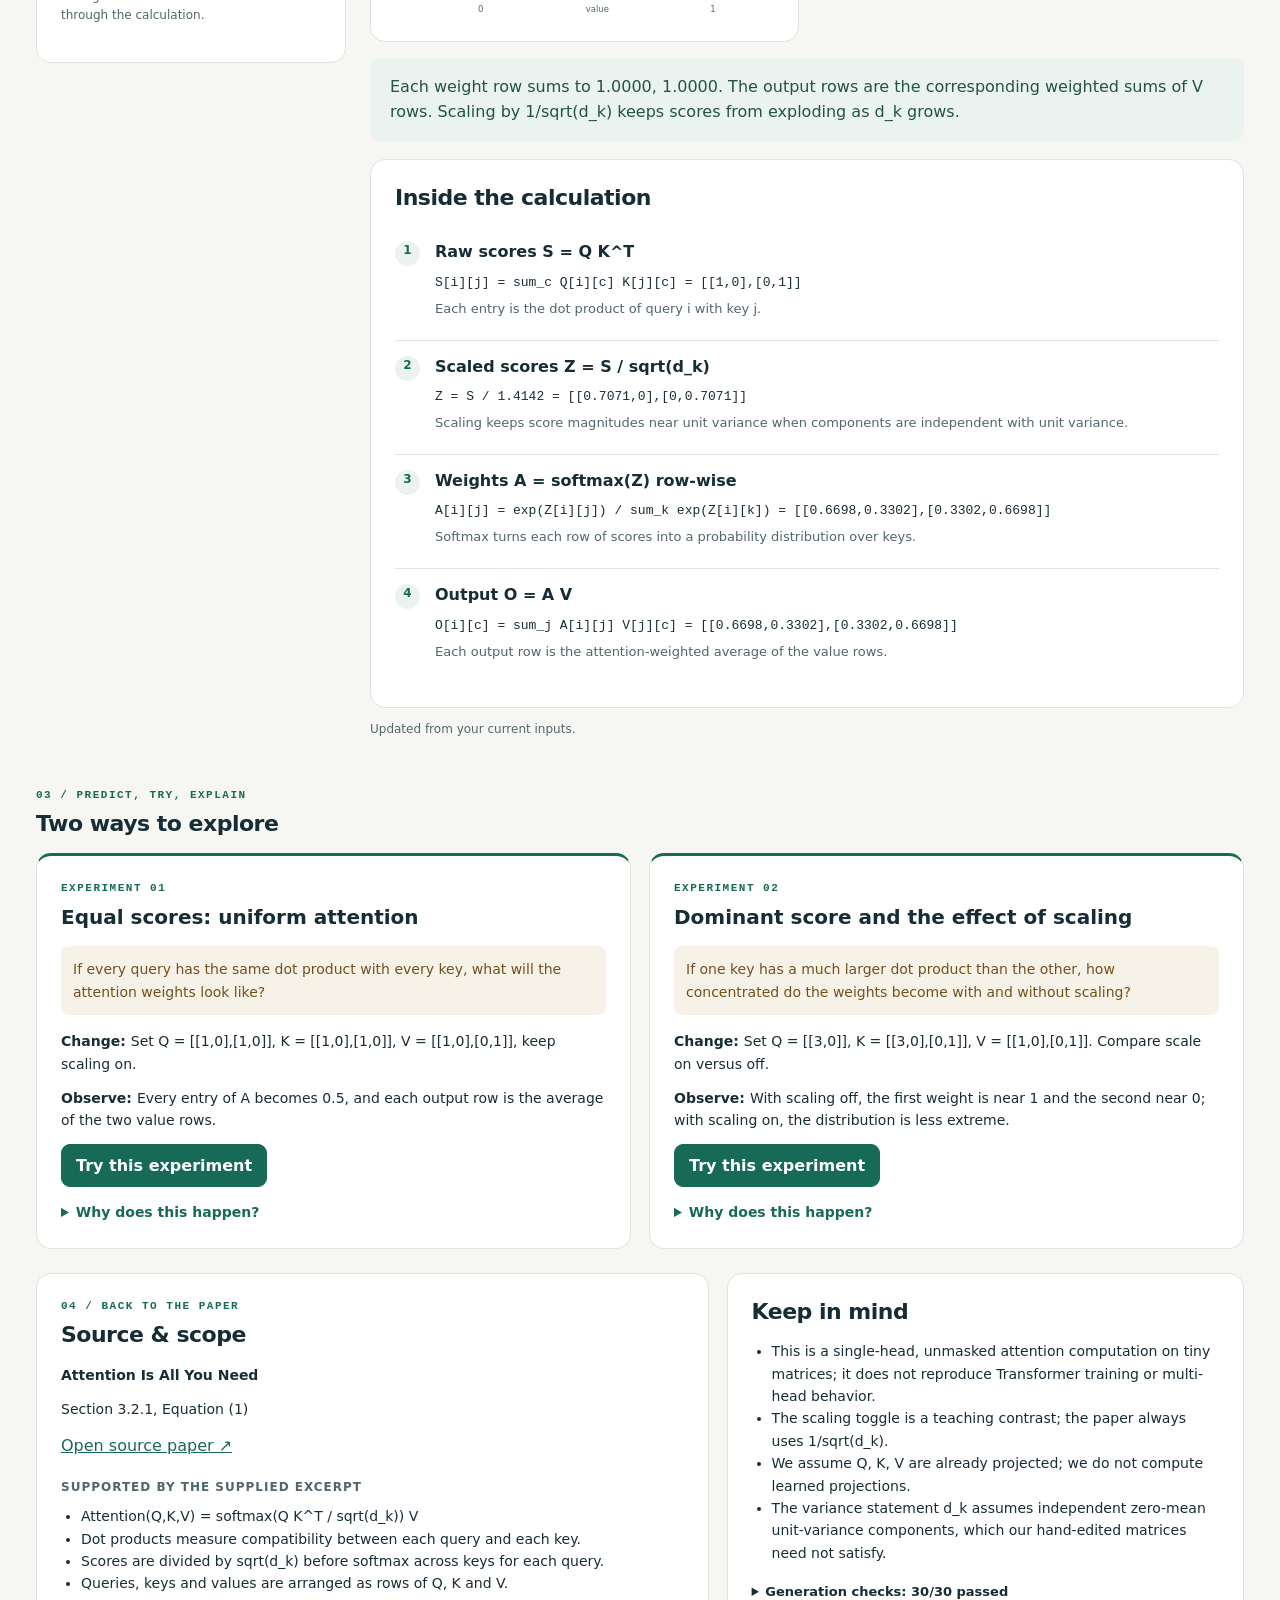
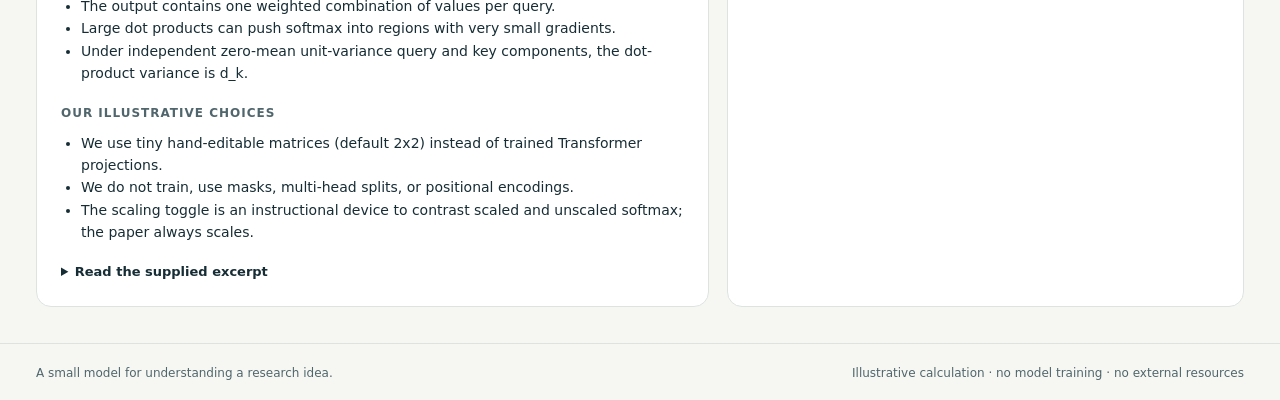
<file: examples/showcase/index.html>
<!doctype html>
<html lang="en">
<head>
<meta charset="utf-8">
<meta name="viewport" content="width=device-width,initial-scale=1">
<meta http-equiv="Content-Security-Policy" content="default-src 'none'; script-src 'unsafe-inline' blob:; worker-src blob:; style-src 'unsafe-inline'; img-src data:; connect-src 'none'; font-src 'none'; base-uri 'none'; form-action 'none'">
<title>Scaled Dot-Product Attention · Paper to Playground</title>
<style>
:root{--ink:#172d35;--muted:#50666c;--paper:#f6f7f3;--card:#fff;--line:#dce4e0;--green:#176a55;--blue:#2e64b7;--gold:#a96519;--soft:#eaf3ef;--radius:15px}*{box-sizing:border-box}body{margin:0;background:var(--paper);color:var(--ink);font:16px/1.6 system-ui,-apple-system,BlinkMacSystemFont,"Segoe UI",sans-serif}button,input,select{font:inherit}button,input,select,summary,a{touch-action:manipulation}button:focus-visible,input:focus-visible,select:focus-visible,summary:focus-visible,a:focus-visible{outline:3px solid #db8c24;outline-offset:3px}button{cursor:pointer;border:1px solid var(--line);border-radius:9px;padding:8px 14px;background:white;color:var(--ink);font-weight:650}button:hover{background:var(--soft);border-color:var(--green)}button.primary{background:var(--green);color:white;border-color:var(--green)}button.small{padding:3px 10px}.top{max-width:1440px;margin:auto;padding:22px 36px;display:flex;align-items:center;justify-content:space-between;border-bottom:1px solid var(--line);gap:12px}.brand{font-weight:750;letter-spacing:-.5px}.mark{display:inline-grid;place-items:center;background:var(--green);color:white;width:30px;height:30px;border-radius:8px;margin-right:10px;font-size:19px}.tag{font-size:12px;color:var(--green);letter-spacing:1.2px;text-transform:uppercase;font-weight:750}.offline{font-size:12px;color:var(--muted)}main{max-width:1440px;margin:auto;padding:36px}.hero{max-width:980px;margin-bottom:30px}h1{font-size:clamp(30px,4vw,48px);line-height:1.14;letter-spacing:-1.8px;margin:12px 0 15px}h2{font-size:22px;line-height:1.3;letter-spacing:-.5px;margin:0 0 14px}h3{font-size:16px;line-height:1.4;margin:0 0 8px}p{margin:0 0 12px}.subtitle{font-size:20px;color:var(--muted);line-height:1.5;max-width:850px}.intro{max-width:880px}.equation{margin:22px 0;padding:17px 22px;border-left:4px solid var(--green);background:var(--soft);font:600 clamp(16px,2vw,22px)/1.65 ui-monospace,SFMono-Regular,Consolas,monospace;overflow-wrap:anywhere}.symbols{display:flex;flex-wrap:wrap;gap:8px 22px;font-size:13px;color:var(--muted)}.symbols strong{color:var(--ink);margin-right:6px;font-family:ui-monospace,monospace}.workspace{display:grid;grid-template-columns:310px minmax(0,1fr);gap:24px;align-items:start}.card{background:var(--card);border:1px solid var(--line);border-radius:var(--radius);padding:24px;min-width:0}.controls{position:sticky;top:20px}.section-num{font:700 11px/1.5 ui-monospace,monospace;color:var(--green);letter-spacing:1.5px;display:block;margin-bottom:7px}.control{padding:18px 0;border-top:1px solid var(--line)}.control:first-of-type{border-top:0}.control label,.control legend{font-weight:650;font-size:14px}.control fieldset{border:0;margin:0;padding:0;min-width:0}.help{font-size:12px;color:var(--muted);margin:5px 0 10px}.scalar{display:flex;align-items:center;gap:12px}.scalar input[type=range]{width:100%;accent-color:var(--green)}input[type=number]{width:80px;padding:6px;border:1px solid #c9d6d0;border-radius:6px;background:#fbfcfa;color:var(--ink);font-size:13px}input[type=checkbox]{accent-color:var(--green);width:20px;height:20px;vertical-align:middle;margin-right:8px}.matrix-input{display:grid;gap:5px;overflow:auto;padding:3px}.matrix-input input{width:100%;min-width:43px;text-align:center}.vector-tools{display:flex;gap:8px;align-items:center;margin-top:9px;font-size:12px}select{width:100%;padding:8px;border:1px solid var(--line);border-radius:8px;background:white}.reset{width:100%;margin-top:14px}.hint{font-size:12px;color:var(--muted);margin-top:12px}.results{min-width:0}.metrics{display:grid;grid-template-columns:repeat(auto-fit,minmax(140px,1fr));gap:12px;margin-bottom:16px}.metric{padding:17px 20px;border:1px solid var(--line);background:var(--card);border-radius:12px}.metric .label{font-size:12px;color:var(--muted);display:block}.metric .value{display:block;font-size:29px;letter-spacing:-1px;font-weight:730;line-height:1.5}.metric .unit{font-size:12px;color:var(--muted);margin-left:5px}.panels{display:grid;grid-template-columns:repeat(2,minmax(0,1fr));gap:16px}.panel{padding:22px}.panel:only-child,.panel.wide{grid-column:1/-1}.desc{font-size:13px;color:var(--muted);margin-bottom:14px}.plot{width:100%;height:auto;display:block;overflow:visible}.table-wrap{overflow:auto}table{border-collapse:separate;border-spacing:4px;width:100%;font-size:13px;font-variant-numeric:tabular-nums}th{font-size:12px;font-weight:600;color:var(--muted);padding:6px}td{padding:8px 10px;text-align:center;border-radius:5px;white-space:nowrap}tr:nth-child(even) td{background:#f4f7f4}.matrix td{font-family:ui-monospace,monospace;font-weight:600}caption{font-size:12px;color:var(--muted);caption-side:bottom;padding:9px;text-align:left}.interpretation{padding:16px 20px;background:var(--soft);border-radius:10px;margin:16px 0;color:#245343}.steps{margin-top:18px}.step{padding:15px 0;border-top:1px solid var(--line);display:grid;grid-template-columns:28px minmax(0,1fr);gap:12px}.step:first-child{border-top:0}.step-number{background:var(--soft);color:var(--green);height:25px;width:25px;text-align:center;border-radius:50%;font-size:12px;font-weight:700}.formula{font:13px/1.7 ui-monospace,monospace;overflow-wrap:anywhere}.step p{font-size:13px;color:var(--muted);margin:5px 0}.explore-section{margin-top:36px}.explorations{display:grid;grid-template-columns:1fr 1fr;gap:18px}.exploration{border-top:3px solid var(--green)}.exploration h3{font-size:20px}.exploration p{font-size:14px}.prediction{background:#f7f2e8;border-radius:8px;padding:12px;color:#73501e;margin:15px 0}.exploration details{margin-top:14px;font-size:14px}.exploration summary{cursor:pointer;font-weight:650;color:var(--green)}.explain-label{font-weight:650;margin-right:5px}.source-section{display:grid;grid-template-columns:1.3fr 1fr;gap:18px;margin-top:24px}.source-section p,.source-section li{font-size:14px}.source-section ul{padding-left:20px;margin:8px 0 18px}.source-section a{color:var(--green);overflow-wrap:anywhere}.source-title{font-weight:700}.source-subhead{font-size:12px;text-transform:uppercase;letter-spacing:1px;color:var(--muted);font-weight:700;margin-top:20px}.source-text{font-size:13px;max-height:280px;overflow:auto;white-space:pre-wrap;padding:14px;background:var(--paper);border-radius:8px}.source-section summary{cursor:pointer;font-size:13px;font-weight:600}.footer{max-width:1440px;margin:auto;padding:20px 36px;border-top:1px solid var(--line);font-size:12px;color:var(--muted);display:flex;justify-content:space-between;gap:12px}.error{background:#fff0ec;color:#9b3420;border:1px solid #efb1a3;padding:14px;border-radius:8px;margin-bottom:16px}.visually-hidden{position:absolute;width:1px;height:1px;padding:0;margin:-1px;overflow:hidden;clip:rect(0,0,0,0);white-space:nowrap;border:0}[hidden]{display:none!important}.status{font-size:12px;color:var(--muted);margin:12px 0}.legend{display:flex;gap:15px;flex-wrap:wrap;font-size:12px;margin-top:8px}.legend-dot{width:9px;height:9px;border-radius:50%;display:inline-block;margin-right:5px} @media(max-width:1050px){.workspace{grid-template-columns:260px minmax(0,1fr)}.panels{grid-template-columns:1fr}.card{padding:20px}}@media(max-width:760px){.top,main,.footer{padding:20px}.workspace,.explorations,.source-section{grid-template-columns:1fr}.controls{position:static}.hero{margin-bottom:24px}h1{letter-spacing:-1px}.offline{max-width:100px;text-align:right}.symbols{gap:8px 15px}.panels{grid-template-columns:1fr}.footer{display:block}.metric .value{font-size:24px}}@media(prefers-reduced-motion:no-preference){button{transition:background .15s}}
</style>
</head>
<body>
<header class="top"><div class="brand"><span class="mark" aria-hidden="true">↗</span>Paper to Playground</div><span class="offline">Interactive · works offline</span></header>
<main>
<section class="hero"><span class="tag">One idea. Make it tangible.</span><h1 id="title"></h1><p class="subtitle" id="subtitle"></p><p class="intro" id="intro"></p><div class="equation" id="equation"></div><div class="symbols" id="symbols"></div></section>
<div class="workspace">
<aside class="card controls"><span class="section-num">01 / CHANGE THE INPUTS</span><h2>Your experiment</h2><div id="controls"></div><button class="reset" id="reset">Reset all inputs</button><p class="hint">Change a value and follow its effect through the calculation.</p></aside>
<section class="results" aria-label="Live calculation"><span class="section-num">02 / FOLLOW THE MECHANISM</span><div id="error" class="error" role="alert" hidden></div><div id="metrics" class="metrics"></div><div id="panels" class="panels"></div><p id="message" class="interpretation" aria-live="polite"></p><div class="card steps"><h2>Inside the calculation</h2><div id="steps"></div></div><p class="status" id="status" role="status">Calculating…</p></section>
</div>
<section class="explore-section"><span class="section-num">03 / PREDICT, TRY, EXPLAIN</span><h2>Two ways to explore</h2><div id="explorations" class="explorations"></div></section>
<div class="source-section"><section class="card"><span class="section-num">04 / BACK TO THE PAPER</span><h2>Source & scope</h2><p id="source-title" class="source-title"></p><p id="locator"></p><a id="source-link" target="_blank" rel="noopener noreferrer">Open source paper ↗</a><div class="source-subhead">Supported by the supplied excerpt</div><ul id="supported"></ul><div class="source-subhead">Our illustrative choices</div><ul id="simplifications"></ul><details><summary>Read the supplied excerpt</summary><pre id="excerpt" class="source-text"></pre></details></section><section class="card"><h2>Keep in mind</h2><ul id="limitations"></ul><details><summary id="checks-title">Generation checks</summary><p class="hint">These checks ran on the calculation during generation. They are evidence of tested cases, not proof for every possible input.</p><ul id="checks"></ul></details></section></div>
</main>
<footer class="footer"><span>A small model for understanding a research idea.</span><span>Illustrative calculation · no model training · no external resources</span></footer>
<script id="lesson-data" type="application/json">{"title": "Scaled Dot-Product Attention", "subtitle": "Compute similarity scores, normalize them into weights, and combine value vectors.", "intro": "Attention lets each query look at every key, measure compatibility with a dot product, turn those scores into a probability distribution with softmax, and use that distribution to take a weighted average of the value vectors. The scaling factor 1/sqrt(d_k) keeps the scores from growing with dimension, which matters because very large scores make softmax nearly one-hot and its gradients tiny. This lesson uses tiny editable matrices so you can see every number and verify that each weight row sums to one and that each output row is exactly the weighted sum of the value rows.", "plan": ["Show the raw score matrix S = Q K^T and the scaled score matrix S/sqrt(d_k) side by side so the effect of scaling is visible.", "Apply softmax row by row and display the resulting weight matrix with row sums.", "Multiply the weight matrix by V and compare each output row with an explicit weighted sum of V rows.", "Let the learner edit Q, K, V and toggle scaling to test equal-score and dominant-score regimes."], "equation": "Attention(Q, K, V) = softmax(Q K^T / sqrt(d_k)) V", "symbols": [{"symbol": "Q", "meaning": "query matrix, shape n_q x d_k; each row is one query vector"}, {"symbol": "K", "meaning": "key matrix, shape n_k x d_k; each row is one key vector"}, {"symbol": "V", "meaning": "value matrix, shape n_k x d_v; each row is one value vector"}, {"symbol": "d_k", "meaning": "number of components per query/key (dimension of the dot product)"}, {"symbol": "d_v", "meaning": "number of components per value vector"}, {"symbol": "S", "meaning": "raw score matrix Q K^T, shape n_q x n_k"}, {"symbol": "A", "meaning": "attention weight matrix softmax(S / sqrt(d_k)), rows sum to 1"}, {"symbol": "O", "meaning": "output matrix A V, shape n_q x d_v"}], "source": {"title": "Attention Is All You Need", "locator": "Section 3.2.1, Equation (1)", "supported": ["Attention(Q,K,V) = softmax(Q K^T / sqrt(d_k)) V", "Dot products measure compatibility between each query and each key.", "Scores are divided by sqrt(d_k) before softmax across keys for each query.", "Queries, keys and values are arranged as rows of Q, K and V.", "The output contains one weighted combination of values per query.", "Large dot products can push softmax into regions with very small gradients.", "Under independent zero-mean unit-variance query and key components, the dot-product variance is d_k."], "simplifications": ["We use tiny hand-editable matrices (default 2x2) instead of trained Transformer projections.", "We do not train, use masks, multi-head splits, or positional encodings.", "The scaling toggle is an instructional device to contrast scaled and unscaled softmax; the paper always scales."]}, "controls": [{"id": "Q", "label": "Query matrix Q", "help": "Rows are queries, columns are d_k components. Edit entries or add/remove rows.", "type": "matrix", "value": [[1, 0], [0, 1]], "min": -5, "max": 5}, {"id": "K", "label": "Key matrix K", "help": "Rows are keys, columns are d_k components. Number of columns must match Q.", "type": "matrix", "value": [[1, 0], [0, 1]], "min": -5, "max": 5}, {"id": "V", "label": "Value matrix V", "help": "Rows are values, one per key. Number of rows must match K.", "type": "matrix", "value": [[1, 0], [0, 1]], "min": -5, "max": 5}, {"id": "scale", "label": "Apply 1/sqrt(d_k) scaling", "help": "Toggle off to see unscaled softmax behavior.", "type": "toggle", "value": true}], "compute": "function compute(s) {\n  const Q = s.Q, K = s.K, V = s.V;\n  const nq = Q.length, dk = Q[0].length, nk = K.length, dv = V[0].length;\n  const scaleOn = !!s.scale;\n  const denom = scaleOn ? Math.sqrt(dk) : 1;\n  const S = [];\n  for (let i = 0; i \u003c nq; i++) {\n    const row = [];\n    for (let j = 0; j \u003c nk; j++) {\n      let dot = 0;\n      for (let c = 0; c \u003c dk; c++) dot += Q[i][c] * K[j][c];\n      row.push(dot);\n    }\n    S.push(row);\n  }\n  const Z = S.map(r =\u003e r.map(v =\u003e v / denom));\n  const A = Z.map(row =\u003e {\n    const m = Math.max(...row);\n    const ex = row.map(v =\u003e Math.exp(v - m));\n    const sum = ex.reduce((a, b) =\u003e a + b, 0);\n    return ex.map(e =\u003e e / sum);\n  });\n  const O = [];\n  for (let i = 0; i \u003c nq; i++) {\n    const row = [];\n    for (let c = 0; c \u003c dv; c++) {\n      let acc = 0;\n      for (let j = 0; j \u003c nk; j++) acc += A[i][j] * V[j][c];\n      row.push(acc);\n    }\n    O.push(row);\n  }\n  const rowSums = A.map(r =\u003e r.reduce((a, b) =\u003e a + b, 0));\n  const maxAbsErr = Math.max(...rowSums.map(s =\u003e Math.abs(s - 1)));\n  const scoreVar = dk;\n  const metrics = [\n    {label: 'd_k', value: dk, unit: 'components'},\n    {label: 'd_v', value: dv, unit: 'components'},\n    {label: 'Max |row sum - 1|', value: maxAbsErr, unit: ''},\n    {label: 'Score variance (theory)', value: scoreVar, unit: ''},\n    {label: 'Scaling factor', value: denom, unit: ''}\n  ];\n  const steps = [\n    {label: 'Raw scores S = Q K^T', formula: 'S[i][j] = sum_c Q[i][c] K[j][c]', value: JSON.stringify(S), explanation: 'Each entry is the dot product of query i with key j.'},\n    {label: 'Scaled scores Z = S / sqrt(d_k)', formula: 'Z = S / ' + denom.toFixed(4), value: JSON.stringify(Z.map(r =\u003e r.map(v =\u003e Number(v.toFixed(4))))), explanation: scaleOn ? 'Scaling keeps score magnitudes near unit variance when components are independent with unit variance.' : 'Scaling is off, so raw dot products feed softmax directly.'},\n    {label: 'Weights A = softmax(Z) row-wise', formula: 'A[i][j] = exp(Z[i][j]) / sum_k exp(Z[i][k])', value: JSON.stringify(A.map(r =\u003e r.map(v =\u003e Number(v.toFixed(4))))), explanation: 'Softmax turns each row of scores into a probability distribution over keys.'},\n    {label: 'Output O = A V', formula: 'O[i][c] = sum_j A[i][j] V[j][c]', value: JSON.stringify(O.map(r =\u003e r.map(v =\u003e Number(v.toFixed(4))))), explanation: 'Each output row is the attention-weighted average of the value rows.'}\n  ];\n  const panels = [\n    {kind: 'matrix', title: 'Raw scores S = Q K^T', description: 'Dot products before scaling.', rows: Q.map((_, i) =\u003e 'q' + i), columns: K.map((_, j) =\u003e 'k' + j), values: S},\n    {kind: 'matrix', title: 'Scaled scores Z', description: scaleOn ? 'S divided by sqrt(d_k).' : 'Scaling is off, so Z equals S.', rows: Q.map((_, i) =\u003e 'q' + i), columns: K.map((_, j) =\u003e 'k' + j), values: Z},\n    {kind: 'matrix', title: 'Attention weights A', description: 'Softmax applied across each row; every row sums to 1.', rows: Q.map((_, i) =\u003e 'q' + i), columns: K.map((_, j) =\u003e 'k' + j), values: A},\n    {kind: 'matrix', title: 'Output O = A V', description: 'Weighted combinations of value rows.', rows: Q.map((_, i) =\u003e 'q' + i), columns: V[0].map((_, c) =\u003e 'v' + c), values: O},\n    {kind: 'bar', title: 'Row sums of A', description: 'Each bar should be 1 for a valid softmax row.', labels: Q.map((_, i) =\u003e 'row ' + i), values: rowSums, unit: ''}\n  ];\n  const message = 'Each weight row sums to ' + rowSums.map(s =\u003e s.toFixed(4)).join(', ') + '. The output rows are the corresponding weighted sums of V rows. ' + (scaleOn ? 'Scaling by 1/sqrt(d_k) keeps scores from exploding as d_k grows.' : 'Without scaling, large dot products can make softmax nearly one-hot.');\n  return {metrics, panels, steps, message};\n}", "explorations": [{"title": "Equal scores: uniform attention", "prediction": "If every query has the same dot product with every key, what will the attention weights look like?", "action": "Set Q = [[1,0],[1,0]], K = [[1,0],[1,0]], V = [[1,0],[0,1]], keep scaling on.", "state": {"Q": [[1, 0], [1, 0]], "K": [[1, 0], [1, 0]], "V": [[1, 0], [0, 1]], "scale": true}, "observe": "Every entry of A becomes 0.5, and each output row is the average of the two value rows.", "why": "Equal scores give equal exponentials, so softmax assigns uniform probability across keys."}, {"title": "Dominant score and the effect of scaling", "prediction": "If one key has a much larger dot product than the other, how concentrated do the weights become with and without scaling?", "action": "Set Q = [[3,0]], K = [[3,0],[0,1]], V = [[1,0],[0,1]]. Compare scale on versus off.", "state": {"Q": [[3, 0]], "K": [[3, 0], [0, 1]], "V": [[1, 0], [0, 1]], "scale": false}, "observe": "With scaling off, the first weight is near 1 and the second near 0; with scaling on, the distribution is less extreme.", "why": "Dividing by sqrt(d_k) shrinks large scores, keeping softmax away from the saturated one-hot region where gradients are tiny."}], "limitations": ["This is a single-head, unmasked attention computation on tiny matrices; it does not reproduce Transformer training or multi-head behavior.", "The scaling toggle is a teaching contrast; the paper always uses 1/sqrt(d_k).", "We assume Q, K, V are already projected; we do not compute learned projections.", "The variance statement d_k assumes independent zero-mean unit-variance components, which our hand-edited matrices need not satisfy."], "tests": [{"name": "Identity Q, K, V with scaling on gives identity-like output", "state": {"Q": [[1, 0], [0, 1]], "K": [[1, 0], [0, 1]], "V": [[1, 0], [0, 1]], "scale": true}, "expect": [{"path": "metrics.2.value", "value": 0, "atol": 1e-08}, {"path": "panels.2.values.0.0", "formula": "Math.exp(1/Math.sqrt(2)) / (Math.exp(1/Math.sqrt(2)) + Math.exp(0))", "atol": 1e-08}]}, {"name": "Equal scores produce uniform weights", "state": {"Q": [[1, 0], [1, 0]], "K": [[1, 0], [1, 0]], "V": [[1, 0], [0, 1]], "scale": true}, "expect": [{"path": "panels.2.values.0.0", "value": 0.5, "atol": 1e-08}, {"path": "panels.2.values.0.1", "value": 0.5, "atol": 1e-08}, {"path": "panels.3.values.0.0", "value": 0.5, "atol": 1e-08}, {"path": "panels.3.values.0.1", "value": 0.5, "atol": 1e-08}]}, {"name": "Output equals weighted sum of V rows", "state": {"Q": [[2, 1]], "K": [[1, 0], [0, 1]], "V": [[3, 4], [5, 6]], "scale": true}, "expect": [{"path": "panels.3.values.0.0", "formula": "(() =\u003e { const q=[2,1], k=[[1,0],[0,1]], v=[[3,4],[5,6]]; const dk=2; const s=k.map(kk=\u003eq[0]*kk[0]+q[1]*kk[1]); const z=s.map(x=\u003ex/Math.sqrt(dk)); const m=Math.max(...z); const e=z.map(x=\u003eMath.exp(x-m)); const sum=e.reduce((a,b)=\u003ea+b,0); const a=e.map(x=\u003ex/sum); return a[0]*v[0][0]+a[1]*v[1][0]; })()", "atol": 1e-08}, {"path": "panels.3.values.0.1", "formula": "(() =\u003e { const q=[2,1], k=[[1,0],[0,1]], v=[[3,4],[5,6]]; const dk=2; const s=k.map(kk=\u003eq[0]*kk[0]+q[1]*kk[1]); const z=s.map(x=\u003ex/Math.sqrt(dk)); const m=Math.max(...z); const e=z.map(x=\u003eMath.exp(x-m)); const sum=e.reduce((a,b)=\u003ea+b,0); const a=e.map(x=\u003ex/sum); return a[0]*v[0][1]+a[1]*v[1][1]; })()", "atol": 1e-08}]}, {"name": "Scaling off leaves raw scores in Z", "state": {"Q": [[3, 0]], "K": [[3, 0], [0, 1]], "V": [[1, 0], [0, 1]], "scale": false}, "expect": [{"path": "panels.1.values.0.0", "value": 9, "atol": 1e-08}, {"path": "panels.1.values.0.1", "value": 0, "atol": 1e-08}]}, {"name": "Row sums of A are exactly 1", "state": {"Q": [[1, 2], [3, 4]], "K": [[1, 0], [0, 1]], "V": [[1, 0], [0, 1]], "scale": true}, "expect": [{"path": "panels.4.values.0", "value": 1, "atol": 1e-08}, {"path": "panels.4.values.1", "value": 1, "atol": 1e-08}]}], "source_url": "https://arxiv.org/html/1706.03762v7", "excerpt": "Practice excerpt, paraphrased from Section 3.2.1, Equation (1): Attention(Q,K,V) = softmax(Q K^T / sqrt(d_k)) V. Each query and key has d_k components. Dot products measure compatibility between each query and each key. Divide those scores by sqrt(d_k), then apply softmax across the keys for each query to obtain the weights used to combine the value vectors. Queries, keys and values are arranged as rows of Q, K and V. The output contains one weighted combination of values per query. The authors motivate scaling by noting that large dot products can push softmax into regions with very small gradients. Under independent, zero-mean, unit-variance query and key components, the dot-product variance is d_k.", "checks": [{"name": "lesson_schema", "passed": true, "errors": []}, {"name": "default_execution_and_visual_schema", "passed": true, "errors": []}, {"name": "deterministic_computation", "passed": true}, {"name": "Identity Q, K, V with scaling on gives identity-like output", "passed": true, "comparisons": [{"path": "metrics.2.value", "expected": 0, "actual": 0, "atol": 1e-08, "passed": true}, {"path": "panels.2.values.0.0", "expected": 0.6697615493266569, "actual": 0.6697615493266569, "atol": 1e-08, "passed": true, "formula": "Math.exp(1/Math.sqrt(2)) / (Math.exp(1/Math.sqrt(2)) + Math.exp(0))"}]}, {"name": "Equal scores produce uniform weights", "passed": true, "comparisons": [{"path": "panels.2.values.0.0", "expected": 0.5, "actual": 0.5, "atol": 1e-08, "passed": true}, {"path": "panels.2.values.0.1", "expected": 0.5, "actual": 0.5, "atol": 1e-08, "passed": true}, {"path": "panels.3.values.0.0", "expected": 0.5, "actual": 0.5, "atol": 1e-08, "passed": true}, {"path": "panels.3.values.0.1", "expected": 0.5, "actual": 0.5, "atol": 1e-08, "passed": true}]}, {"name": "Output equals weighted sum of V rows", "passed": true, "comparisons": [{"path": "panels.3.values.0.0", "expected": 3.6604769013466862, "actual": 3.6604769013466862, "atol": 1e-08, "passed": true, "formula": "(() =\u003e { const q=[2,1], k=[[1,0],[0,1]], v=[[3,4],[5,6]]; const dk=2; const s=k.map(kk=\u003eq[0]*kk[0]+q[1]*kk[1]); const z=s.map(x=\u003ex/Math.sqrt(dk)); const m=Math.max(...z); const e=z.map(x=\u003eMath.exp(x-m)); const sum=e.reduce((a,b)=\u003ea+b,0); const a=e.map(x=\u003ex/sum); return a[0]*v[0][0]+a[1]*v[1][0]; })()"}, {"path": "panels.3.values.0.1", "expected": 4.660476901346686, "actual": 4.660476901346686, "atol": 1e-08, "passed": true, "formula": "(() =\u003e { const q=[2,1], k=[[1,0],[0,1]], v=[[3,4],[5,6]]; const dk=2; const s=k.map(kk=\u003eq[0]*kk[0]+q[1]*kk[1]); const z=s.map(x=\u003ex/Math.sqrt(dk)); const m=Math.max(...z); const e=z.map(x=\u003eMath.exp(x-m)); const sum=e.reduce((a,b)=\u003ea+b,0); const a=e.map(x=\u003ex/sum); return a[0]*v[0][1]+a[1]*v[1][1]; })()"}]}, {"name": "Scaling off leaves raw scores in Z", "passed": true, "comparisons": [{"path": "panels.1.values.0.0", "expected": 9, "actual": 9, "atol": 1e-08, "passed": true}, {"path": "panels.1.values.0.1", "expected": 0, "actual": 0, "atol": 1e-08, "passed": true}]}, {"name": "Row sums of A are exactly 1", "passed": true, "comparisons": [{"path": "panels.4.values.0", "expected": 1, "actual": 1, "atol": 1e-08, "passed": true}, {"path": "panels.4.values.1", "expected": 1, "actual": 1, "atol": 1e-08, "passed": true}]}, {"name": "Scaling off raw scores equal dot products", "passed": true, "comparisons": [{"path": "panels.0.values.0.0", "expected": 9, "actual": 9, "atol": 1e-08, "passed": true}, {"path": "panels.0.values.0.1", "expected": 0, "actual": 0, "atol": 1e-08, "passed": true}, {"path": "panels.1.values.0.0", "expected": 9, "actual": 9, "atol": 1e-08, "passed": true}, {"path": "panels.1.values.0.1", "expected": 0, "actual": 0, "atol": 1e-08, "passed": true}]}, {"name": "Scaling on divides scores by sqrt(dk)", "passed": true, "comparisons": [{"path": "panels.1.values.0.0", "expected": 6.363961030678928, "actual": 6.363961030678928, "atol": 1e-08, "passed": true, "formula": "9/Math.sqrt(2)"}, {"path": "panels.1.values.0.1", "expected": 0, "actual": 0, "atol": 1e-08, "passed": true}]}, {"name": "Output equals weighted sum of V rows (edge: dominant key)", "passed": true, "comparisons": [{"path": "panels.3.values.0.0", "expected": 0.9998766054240137, "actual": 0.9998766054240137, "atol": 1e-08, "passed": true, "formula": "(()=\u003e{const z=[9,0];const m=Math.max(...z);const e=z.map(x=\u003eMath.exp(x-m));const s=e.reduce((a,b)=\u003ea+b,0);const a=e.map(x=\u003ex/s);return a[0]*1+a[1]*0;})()"}, {"path": "panels.3.values.0.1", "expected": 0.00012339457598623172, "actual": 0.00012339457598623172, "atol": 1e-08, "passed": true, "formula": "(()=\u003e{const z=[9,0];const m=Math.max(...z);const e=z.map(x=\u003eMath.exp(x-m));const s=e.reduce((a,b)=\u003ea+b,0);const a=e.map(x=\u003ex/s);return a[0]*0+a[1]*1;})()"}]}, {"name": "exploration:Equal scores: uniform attention", "passed": true, "errors": []}, {"name": "exploration:Dominant score and the effect of scaling", "passed": true, "errors": []}, {"name": "control:Q", "passed": true, "affects_numbers": true, "errors": []}, {"name": "control:K", "passed": true, "affects_numbers": true, "errors": []}, {"name": "control:V", "passed": true, "affects_numbers": true, "errors": []}, {"name": "control:scale", "passed": true, "affects_numbers": true, "errors": []}, {"name": "at_least_two_meaningful_controls", "passed": true, "count": 4}, {"name": "combined_boundaries:0", "passed": true, "errors": []}, {"name": "combined_boundaries:1", "passed": true, "errors": []}, {"name": "combined_boundaries:2", "passed": true, "errors": []}, {"name": "combined_boundaries:3", "passed": true, "errors": []}, {"name": "combined_boundaries:4", "passed": true, "errors": []}, {"name": "combined_boundaries:5", "passed": true, "errors": []}, {"name": "combined_boundaries:6", "passed": true, "errors": []}, {"name": "combined_boundaries:7", "passed": true, "errors": []}, {"name": "combined_boundaries:8", "passed": true, "errors": []}, {"name": "combined_boundaries:9", "passed": true, "errors": []}, {"name": "combined_boundaries:10", "passed": true, "errors": []}, {"name": "combined_boundaries:11", "passed": true, "errors": []}]}</script>
<script>
'use strict';
const spec=JSON.parse(document.getElementById('lesson-data').textContent), $=id=>document.getElementById(id), clone=x=>JSON.parse(JSON.stringify(x));
const el=(tag,text,cls)=>{const n=document.createElement(tag);if(text!==undefined)n.textContent=text;if(cls)n.className=cls;return n};
const fmt=x=>typeof x!=='number'?String(x):Math.abs(x)<1e-12?'0':Math.abs(x)>=1e5||Math.abs(x)<1e-4?x.toExponential(3):Number(x.toPrecision(5)).toString();
const colors=['#176a55','#2e64b7','#b2762d','#94467a','#4f7783'];
const base=Object.fromEntries(spec.controls.map(c=>[c.id,clone(c.value)]));let state=clone(base),serial=0,worker,timer;
window.__playground={ready:false,revision:0,lastOutput:null,getState:()=>clone(state),setState:s=>applyState(s)};
for(const k of ['title','subtitle','intro','equation'])$(k).textContent=spec[k];
for(const s of spec.symbols){const n=el('span');n.append(el('strong',s.symbol),document.createTextNode(s.meaning));$('symbols').append(n)}
$('source-title').textContent=spec.source.title;$('locator').textContent=spec.source.locator;$('source-link').href=spec.source_url;$('excerpt').textContent=spec.excerpt;
for(const k of ['supported','simplifications'])for(const t of spec.source[k])$(k).append(el('li',t));
for(const t of spec.limitations)$('limitations').append(el('li',t));
$('checks-title').textContent=`Generation checks: ${spec.checks.filter(x=>x.passed).length}/${spec.checks.length} passed`;
for(const t of spec.checks)$('checks').append(el('li',(t.passed?'✓ ':'✕ ')+t.name));
function inputNumber(value,c,label,change){const n=el('input');n.type='number';n.value=value;n.min=c.min;n.max=c.max;n.step=c.step||'any';n.setAttribute('aria-label',label);n.addEventListener('input',()=>{if(n.value===''||!Number.isFinite(n.valueAsNumber))return;let v=Math.min(c.max,Math.max(c.min,n.valueAsNumber));if(c.type==='number'&&c.step)v=c.min+Math.round((v-c.min)/c.step)*c.step;v=Math.min(c.max,Math.max(c.min,v));change(v)});n.addEventListener('change',()=>{if(n.value===''){buildControls();return}n.value=Math.min(c.max,Math.max(c.min,Number(n.value)))});return n}
function buildControls(){const root=$('controls');root.replaceChildren();for(const c of spec.controls){const group=el('div',undefined,'control'),field=el('fieldset');group.append(field);const legend=el('legend',c.label);field.append(legend,el('p',c.help,'help'));const change=v=>{state[c.id]=v;requestCompute()};if(c.type==='number'){const row=el('div',undefined,'scalar'),range=el('input');range.type='range';range.min=c.min;range.max=c.max;range.step=c.step;range.value=state[c.id];range.setAttribute('aria-label',c.label+' slider');const number=inputNumber(state[c.id],c,c.label,v=>{range.value=v;change(v)});range.addEventListener('input',()=>{number.value=range.value;change(Number(range.value))});row.append(range,number);field.append(row)}else if(c.type==='toggle'){const label=el('label'),input=el('input');input.type='checkbox';input.checked=state[c.id];input.addEventListener('change',()=>change(input.checked));label.append(input,document.createTextNode(c.label));field.append(label)}else if(c.type==='select'){const n=el('select');n.setAttribute('aria-label',c.label);for(const o of c.options){const opt=el('option',o.label);opt.value=o.value;n.append(opt)}n.value=state[c.id];n.addEventListener('change',()=>change(n.value));field.append(n)}else{const matrix=c.type==='matrix',values=matrix?state[c.id]:[state[c.id]],grid=el('div',undefined,'matrix-input');grid.style.gridTemplateColumns=`repeat(${matrix?values[0].length:Math.min(values[0].length,4)},minmax(43px,1fr))`;values.forEach((row,i)=>row.forEach((v,j)=>grid.append(inputNumber(v,c,`${c.label} ${matrix?'row '+(i+1)+' column ':''}${j+1}`,n=>{if(matrix)state[c.id][i][j]=n;else state[c.id][j]=n;requestCompute()}))));field.append(grid);if(!matrix&&c.maxItems>c.minItems){const tools=el('div',undefined,'vector-tools'),minus=el('button','−','small'),plus=el('button','+','small');minus.setAttribute('aria-label','Remove entry from '+c.label);plus.setAttribute('aria-label','Add entry to '+c.label);minus.disabled=state[c.id].length<=c.minItems;plus.disabled=state[c.id].length>=c.maxItems;minus.onclick=()=>{state[c.id].pop();buildControls();requestCompute()};plus.onclick=()=>{state[c.id].push(Math.min(c.max,Math.max(c.min,1)));buildControls();requestCompute()};tools.append(minus,el('span',state[c.id].length+' entries'),plus);field.append(tools)}}root.append(group)}}
function applyState(overrides){state=clone(base);for(const c of spec.controls)if(Object.prototype.hasOwnProperty.call(overrides,c.id))state[c.id]=clone(overrides[c.id]);buildControls();requestCompute()}
$('reset').onclick=()=>applyState({});
for(const [i,e] of spec.explorations.entries()){const card=el('article',undefined,'card exploration');card.append(el('span','EXPERIMENT 0'+(i+1),'section-num'),el('h3',e.title),el('p',e.prediction,'prediction'));const action=el('p');action.append(el('span','Change:','explain-label'),document.createTextNode(e.action));const observe=el('p');observe.append(el('span','Observe:','explain-label'),document.createTextNode(e.observe));const button=el('button','Try this experiment','primary');button.onclick=()=>{applyState(e.state);$('metrics').scrollIntoView({behavior:'auto',block:'center'})};const detail=el('details');detail.append(el('summary','Why does this happen?'),el('p',e.why));card.append(action,observe,button,detail);$('explorations').append(card)}
const NS='http://www.w3.org/2000/svg';function svgEl(tag,attrs={},text){const n=document.createElementNS(NS,tag);for(const [k,v]of Object.entries(attrs))n.setAttribute(k,v);if(text!==undefined)n.textContent=text;return n}
function svgRoot(title,w,h){const s=svgEl('svg',{viewBox:`0 0 ${w} ${h}`,class:'plot',role:'img','aria-label':title});s.append(svgEl('title',{},title));return s}
function svgText(s,x,y,t,attrs={}){s.append(svgEl('text',{x,y,fill:'#50666c','font-size':12,'font-family':'system-ui,sans-serif',...attrs},t))}
function bars(p){const h=60+p.values.length*37,w=540,s=svgRoot(p.title,w,h),lo=Math.min(0,...p.values),hi=Math.max(0,...p.values),span=hi-lo||1;const x=v=>120+(v-lo)/span*335,z=x(0);s.append(svgEl('line',{x1:z,y1:12,x2:z,y2:h-35,stroke:'#b8c9c1'}));p.values.forEach((v,i)=>{const y=17+i*37;svgText(s,110,y+16,p.labels[i],{'text-anchor':'end',fill:'#172d35'});const r=svgEl('rect',{x:Math.min(z,x(v)),y,width:Math.max(0.5,Math.abs(x(v)-z)),height:23,rx:3,fill:v<0?colors[1]:colors[0]});r.append(svgEl('title',{},p.labels[i]+': '+fmt(v)+' '+(p.unit||'')));s.append(r);svgText(s,468,y+16,fmt(v),{fill:'#172d35'})});svgText(s,120,h-10,fmt(lo));svgText(s,455,h-10,fmt(hi),{'text-anchor':'end'});svgText(s,288,h-10,p.unit||'value',{'text-anchor':'middle'});return s}
function line(p){const w=560,h=300,s=svgRoot(p.title,w,h),pts=p.series.flatMap(x=>x.points);let xmin=Math.min(...pts.map(v=>v[0])),xmax=Math.max(...pts.map(v=>v[0])),ymin=Math.min(0,...pts.map(v=>v[1])),ymax=Math.max(0,...pts.map(v=>v[1]));if(xmin===xmax)xmax=xmin+1;if(ymin===ymax)ymax=ymin+1;const x=v=>65+(v-xmin)/(xmax-xmin)*470,y=v=>250-(v-ymin)/(ymax-ymin)*220;for(let i=0;i<=4;i++){const yy=30+i*55,xx=65+i*117.5;s.append(svgEl('line',{x1:65,y1:yy,x2:535,y2:yy,stroke:'#e2e8e4'}));svgText(s,57,yy+4,fmt(ymax-i*(ymax-ymin)/4),{'text-anchor':'end'});svgText(s,xx,270,fmt(xmin+i*(xmax-xmin)/4),{'text-anchor':'middle'})}svgText(s,300,296,p.xLabel,{'text-anchor':'middle'});svgText(s,10,140,p.yLabel,{transform:'rotate(-90 10 140)','text-anchor':'middle'});p.series.forEach((series,i)=>{const path=series.points.map((pt,j)=>(j?'L':'M')+x(pt[0])+','+y(pt[1])).join(' ');s.append(svgEl('path',{d:path,fill:'none',stroke:colors[i%colors.length],'stroke-width':2.5}));if(series.points.length<=25)for(const pt of series.points){const dot=svgEl('circle',{cx:x(pt[0]),cy:y(pt[1]),r:3.5,fill:colors[i%colors.length]});dot.append(svgEl('title',{},`${series.name}: (${fmt(pt[0])}, ${fmt(pt[1])})`));s.append(dot)}});const wrap=el('div');wrap.append(s);const legend=el('div',undefined,'legend');p.series.forEach((v,i)=>{const t=el('span'),dot=el('span',undefined,'legend-dot');dot.style.background=colors[i%colors.length];t.append(dot,document.createTextNode(v.name));legend.append(t)});wrap.append(legend);return wrap}
function table(p){const wrap=el('div',undefined,'table-wrap'),t=el('table',undefined,p.kind==='matrix'?'matrix':''),thead=el('thead'),head=el('tr');if(p.kind==='matrix')head.append(el('th',''));for(const c of p.columns)head.append(el('th',c));thead.append(head);t.append(thead);const body=el('tbody'),rows=p.kind==='matrix'?p.values:p.rows;const max=Math.max(1e-15,...rows.flat().filter(v=>typeof v==='number').map(Math.abs));rows.forEach((row,i)=>{const tr=el('tr');if(p.kind==='matrix'){const th=el('th',p.rows[i]);th.scope='row';tr.append(th)}for(const v of row){const td=el('td',fmt(v));if(p.kind==='matrix'&&typeof v==='number'){td.style.background=`rgba(${v<0?'46,100,183':'23,106,85'},${0.04+0.24*Math.abs(v)/max})`;td.title=String(v)}tr.append(td)}body.append(tr)});t.append(body);if(p.kind==='matrix')t.append(el('caption','Darker cells indicate larger absolute values; numbers give the exact displayed calculation.'));wrap.append(t);return wrap}
function flow(p){const s=svgRoot(p.title,560,290),pos=Object.fromEntries(p.nodes.map(n=>[n.id,{x:60+n.x*440,y:40+n.y*210}])),max=Math.max(1,...p.edges.map(e=>e.weight));const defs=svgEl('defs'),marker=svgEl('marker',{id:'arrow-'+serial+'-'+p.title.replace(/\W/g,''),viewBox:'0 0 10 10',refX:9,refY:5,markerWidth:5,markerHeight:5,orient:'auto-start-reverse'});marker.append(svgEl('path',{d:'M 0 0 L 10 5 L 0 10 z',fill:'#6b8c7e'}));defs.append(marker);s.append(defs);for(const e of p.edges){const a=pos[e.from],b=pos[e.to],dx=b.x-a.x,dy=b.y-a.y,d=Math.hypot(dx,dy)||1;const path=svgEl('line',{x1:a.x+dx/d*24,y1:a.y+dy/d*24,x2:b.x-dx/d*28,y2:b.y-dy/d*28,stroke:'#6b8c7e','stroke-width':1+5*e.weight/max,'marker-end':`url(#${marker.id})`});s.append(path);svgText(s,(a.x+b.x)/2,(a.y+b.y)/2-8,e.label,{'text-anchor':'middle'})}for(const n of p.nodes){const a=pos[n.id];s.append(svgEl('circle',{cx:a.x,cy:a.y,r:24,fill:'#eaf3ef',stroke:'#176a55'}));svgText(s,a.x,a.y+4,n.label,{'text-anchor':'middle',fill:'#172d35'})}return s}
function render(out){$('metrics').replaceChildren();for(const m of out.metrics){const card=el('div',undefined,'metric'),value=el('span',m.value===null?'undefined':fmt(m.value),'value');value.append(el('span',m.unit||'','unit'));card.append(el('span',m.label,'label'),value);if(m.value===null&&m.reason)card.append(el('span',m.reason,'help'));$('metrics').append(card)}$('panels').replaceChildren();for(const p of out.panels){const card=el('article',undefined,'card panel'+(p.kind==='line'||p.kind==='flow'?' wide':''));card.append(el('h3',p.title),el('p',p.description,'desc'));card.append(p.unavailable?el('p',p.unavailable,'interpretation'):p.kind==='bar'?bars(p):p.kind==='line'?line(p):p.kind==='flow'?flow(p):table(p));$('panels').append(card)}$('message').textContent=out.message||'';$('steps').replaceChildren();out.steps.forEach((step,i)=>{const row=el('div',undefined,'step'),body=el('div');body.append(el('h3',step.label),el('div',step.formula+' = '+fmt(step.value),'formula'),el('p',step.explanation));row.append(el('span',String(i+1),'step-number'),body);$('steps').append(row)});$('error').hidden=true;$('status').textContent='Updated from your current inputs.';window.__playground.lastOutput=clone(out);window.__playground.ready=true;window.__playground.revision=serial}
function fail(message){clearTimeout(timer);$('error').textContent=message;$('error').hidden=false;$('status').textContent='Adjust inputs or reset to continue.';window.__playground.ready=false}
function startWorker(){if(worker)worker.terminate();const body=spec.compute+'\nself.onmessage=function(e){try{const out=compute(e.data.state);function check(x){if(typeof x==="number"&&!Number.isFinite(x))throw Error("Nonfinite result");if(x&&typeof x==="object")Object.values(x).forEach(check);}check(out);self.postMessage({id:e.data.id,out:out});}catch(error){self.postMessage({id:e.data.id,error:String(error.message)});}};';const url=URL.createObjectURL(new Blob([body],{type:'text/javascript'}));worker=new Worker(url);URL.revokeObjectURL(url);worker.onmessage=e=>{if(e.data.id!==serial)return;clearTimeout(timer);if(e.data.error){fail(e.data.error);return}try{render(e.data.out)}catch(error){fail('Unable to render calculation: '+error.message)}};worker.onerror=e=>fail('Calculation failed: '+e.message)}
function requestCompute(){serial++;window.__playground.ready=false;clearTimeout(timer);timer=setTimeout(()=>{fail('Calculation timed out. Reset or choose smaller values.');startWorker()},1500);worker.postMessage({id:serial,state:clone(state)})}
startWorker();buildControls();requestCompute();
</script>
</body>
</html>
</file>
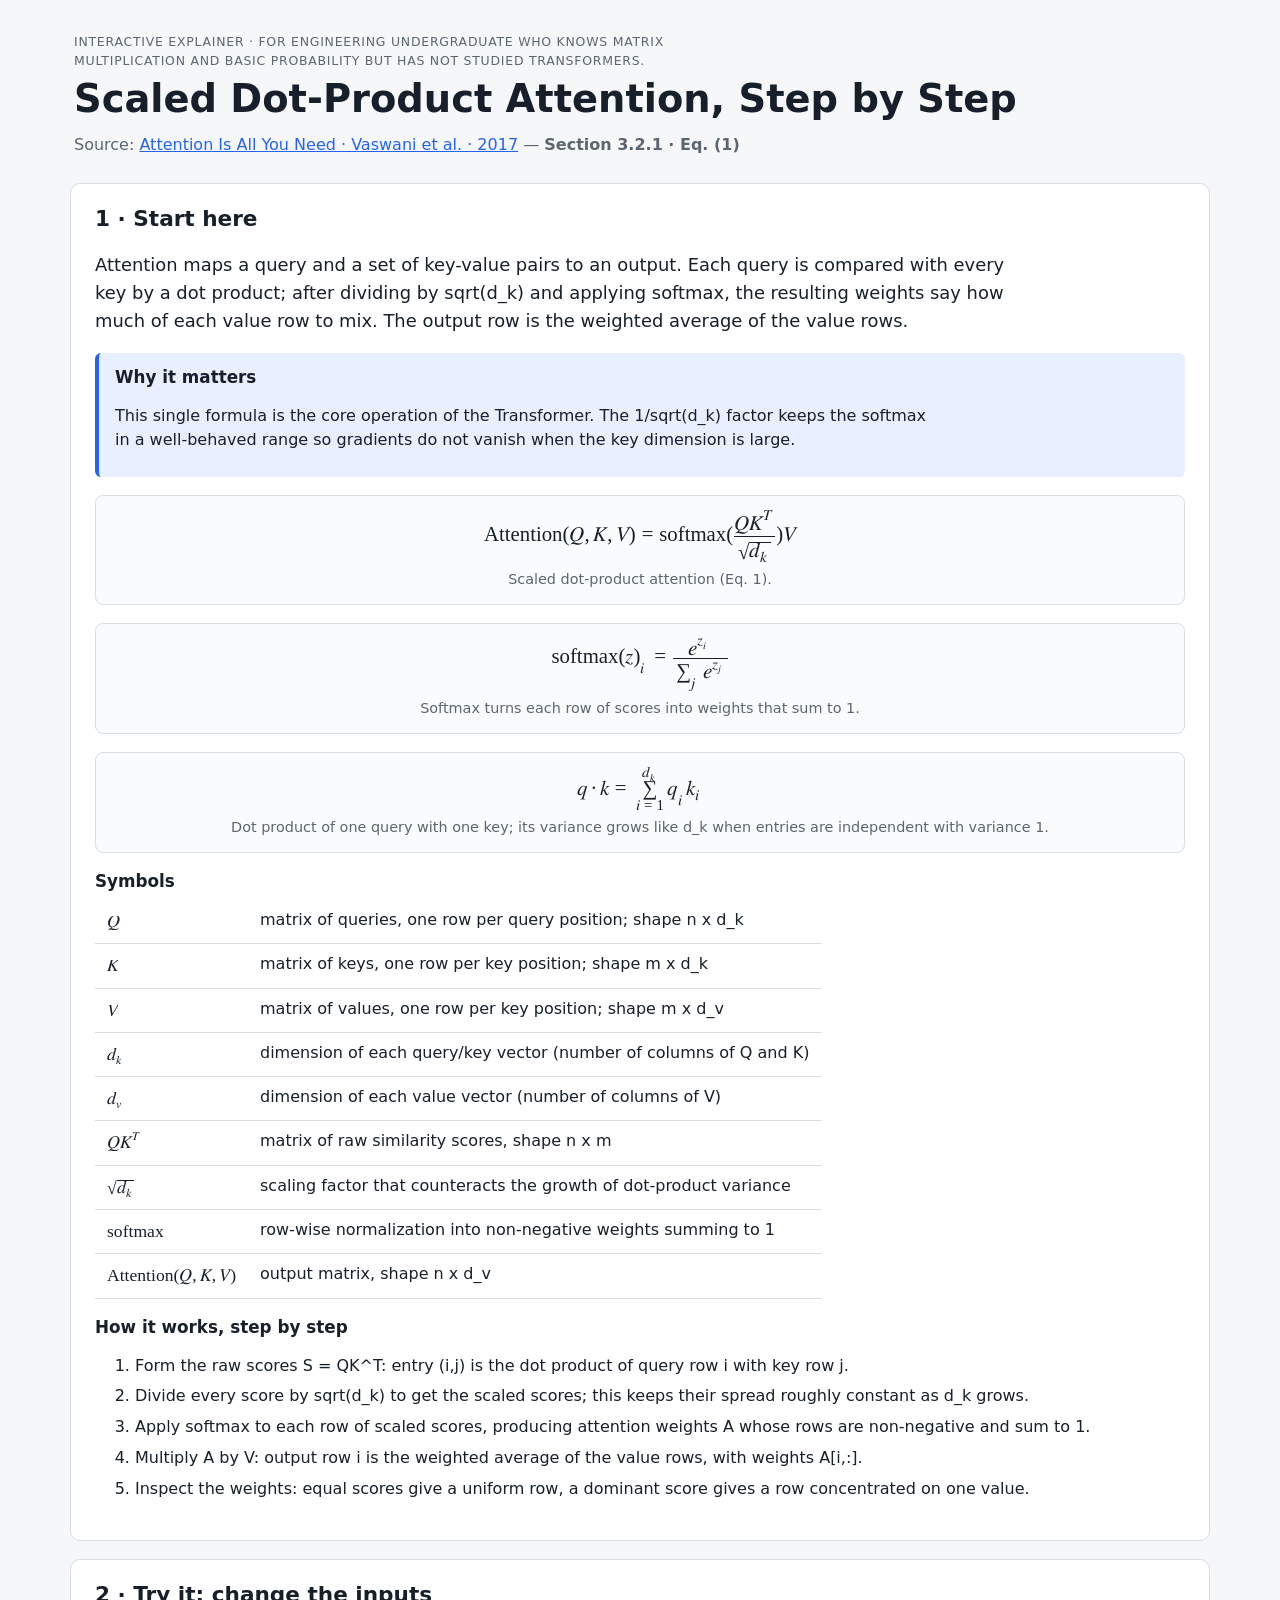
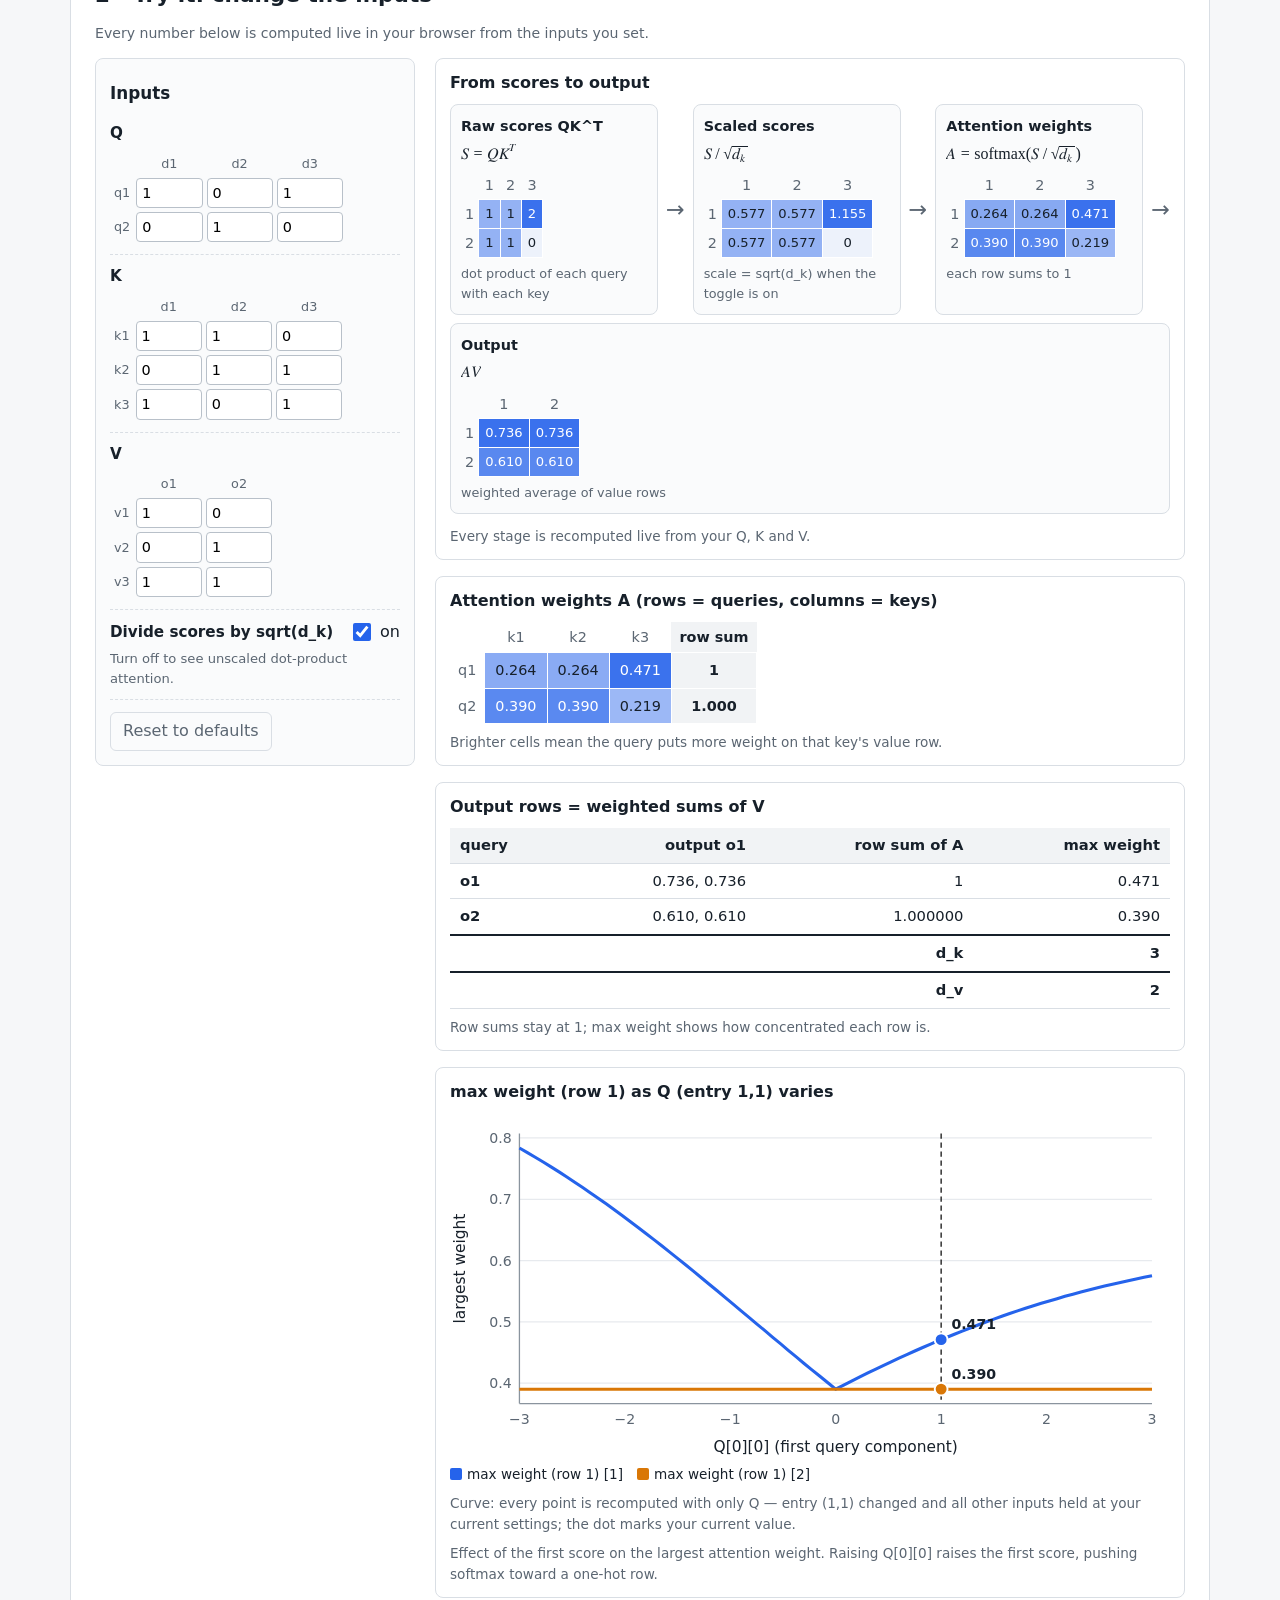
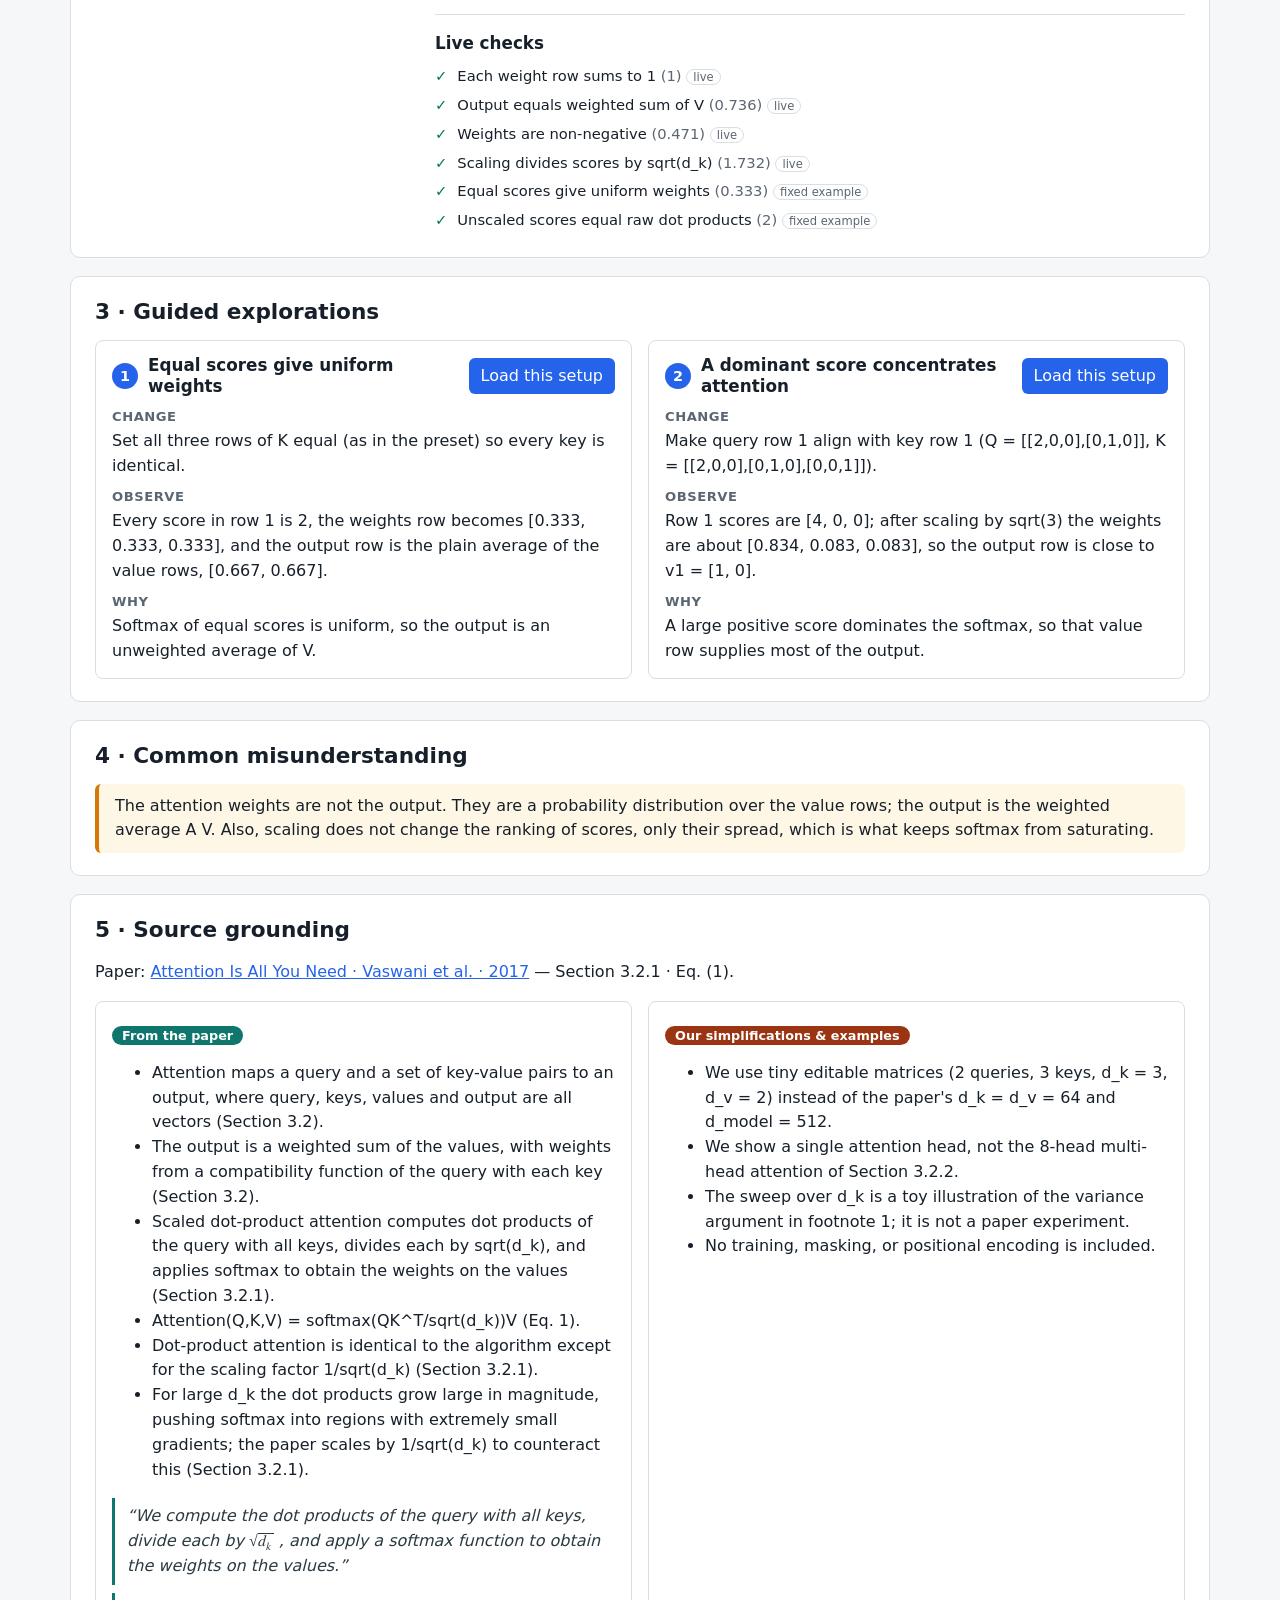
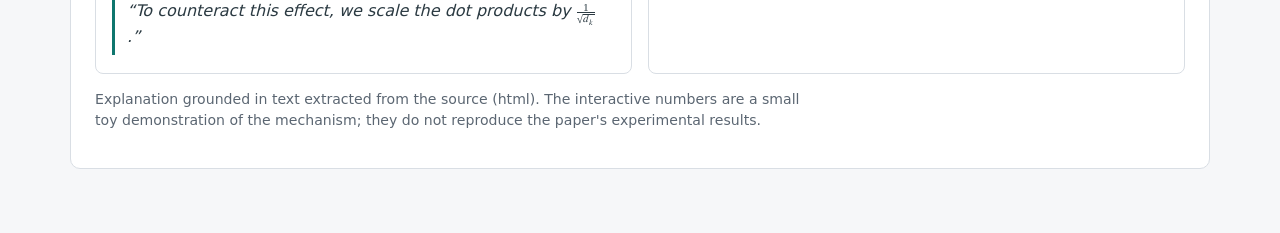
<file: examples/attention/out/index.html>
<!doctype html>
<html lang="en">
<head>
<meta charset="utf-8">
<meta name="viewport" content="width=device-width, initial-scale=1">
<title>Scaled Dot-Product Attention, Step by Step</title>
<style>
:root {
  --bg: #f6f7f9; --card: #ffffff; --ink: #17202a; --muted: #5b6672; --line: #d9dee4;
  --accent: #2563eb; --accent-soft: #e8efff; --ok: #047857; --bad: #b91c1c; --warn-bg: #fff7e6;
  --paper: #0f766e; --ours: #9a3412;
  color-scheme: light;
  font-family: system-ui, -apple-system, "Segoe UI", Roboto, sans-serif;
  background: var(--bg); color: var(--ink);
}
* { box-sizing: border-box; }
body { margin: 0; line-height: 1.55; font-size: 16px; }
main { max-width: 1180px; margin: 0 auto; padding: 24px 20px 64px; }
h1, h2, h3 { line-height: 1.25; }
h1 { font-size: clamp(1.7rem, 3.2vw, 2.4rem); margin: 4px 0 10px; }
h2 { font-size: 1.35rem; margin: 0 0 14px; }
h3 { font-size: 1.05rem; margin: 18px 0 8px; }
p { max-width: 80ch; }
p, li, dd, td, th, figcaption, .caption, .ctl-help, .step-note, .ro-note, .callout, .why, blockquote, .warn { overflow-wrap: anywhere; }
math { max-width: 100%; overflow-x: auto; }
a { color: var(--accent); }
section { background: var(--card); border: 1px solid var(--line); border-radius: 10px; padding: 22px 24px; margin-top: 18px; }
.hero { padding: 8px 4px; }
.kicker { text-transform: uppercase; letter-spacing: .06em; font-size: .78rem; color: var(--muted); margin: 0; }
.paper { color: var(--muted); margin: 0; overflow-wrap: anywhere; }
.lead { font-size: 1.12rem; }
.why { background: var(--accent-soft); border-left: 4px solid var(--accent); padding: 4px 16px 8px; border-radius: 6px; }
.why h3 { margin-top: 10px; }
.equation { margin: 18px 0; padding: 14px; background: #fafbfc; border: 1px solid var(--line); border-radius: 8px; overflow-x: auto; }
.equation math { font-size: 1.3em; }
.equation figcaption { font-size: .9rem; color: var(--muted); text-align: center; margin-top: 6px; }
table { border-collapse: collapse; }
.symbols th, .symbols td { border-bottom: 1px solid var(--line); padding: 8px 12px; text-align: left; vertical-align: top; }
.symbols th { min-width: 80px; font-weight: 400; font-size: 1.1em; }
.walk li { margin-bottom: 6px; }
.small { font-size: .88rem; }
.muted { color: var(--muted); }
.scroll-x { overflow-x: auto; max-width: 100%; }

.lab { display: grid; grid-template-columns: minmax(250px, 320px) minmax(0, 1fr); gap: 20px; align-items: start; }
.panel { background: #fafbfc; border: 1px solid var(--line); border-radius: 8px; padding: 6px 14px 14px; position: sticky; top: 10px; max-height: calc(100vh - 20px); overflow-y: auto; }
.ctl { padding: 10px 0; border-bottom: 1px dashed var(--line); }
.ctl-head { display: flex; justify-content: space-between; align-items: center; gap: 8px; flex-wrap: wrap; }
.ctl-label { font-weight: 600; font-size: .95rem; }
.ctl-help { font-size: .82rem; color: var(--muted); margin-top: 4px; }
.ctl input[type=range] { width: 100%; margin-top: 6px; accent-color: var(--accent); }
.ctl input[type=number] { width: 5.8em; padding: 3px 5px; border: 1px solid #b8c0c9; border-radius: 4px; font: inherit; font-size: .9rem; }
.ctl select { width: 100%; margin-top: 6px; padding: 5px; font: inherit; }
.vec-grid { display: grid; grid-template-columns: repeat(auto-fill, minmax(84px, 1fr)); gap: 6px; margin-top: 6px; }
.vec-cell { display: flex; flex-direction: column; font-size: .8rem; color: var(--muted); }
.vec-cell input { width: 100% !important; }
.mat-input { margin-top: 6px; font-size: .8rem; }
.mat-input th { color: var(--muted); font-weight: 500; padding: 2px 4px; }
.mat-input td { padding: 2px; }
.mat-input input { width: 4.6em !important; }
.switch { display: inline-flex; align-items: center; gap: 6px; cursor: pointer; }
.switch input { width: 18px; height: 18px; accent-color: var(--accent); }
button { font: inherit; cursor: pointer; border-radius: 6px; }
.ghost { margin-top: 12px; background: none; border: 1px solid var(--line); padding: 6px 12px; color: var(--muted); }
.ghost:hover { border-color: var(--accent); color: var(--accent); }

.stage { min-width: 0; }
#views { display: grid; grid-template-columns: repeat(auto-fit, minmax(min(100%, 420px), 1fr)); gap: 16px; }
.view { margin: 0; border: 1px solid var(--line); border-radius: 8px; padding: 12px 14px; background: #fff; min-width: 0; }
.view.wide, .view-pipeline, .view-table { grid-column: 1 / -1; }
.view figcaption { font-weight: 600; margin-bottom: 8px; }
.caption { font-size: .85rem; color: var(--muted); margin: 8px 0 0; }
svg.chart { width: 100%; height: auto; display: block; font-family: inherit; }
svg .grid { stroke: #e7eaee; }
svg .axis { stroke: #8a949e; }
svg .tick { font-size: 11px; fill: var(--muted); }
svg .val { font-size: 11px; fill: var(--ink); font-weight: 600; }
svg .axis-label { font-size: 12px; fill: var(--ink); }
svg .marker { stroke: #111; stroke-dasharray: 4 3; }
.custom-svg svg { width: 100%; height: auto; max-height: 420px; }
.legend { display: flex; flex-wrap: wrap; gap: 14px; font-size: .85rem; margin-top: 4px; }
.legend i { display: inline-block; width: 12px; height: 12px; border-radius: 2px; margin-right: 5px; vertical-align: -1px; }
.heat { font-variant-numeric: tabular-nums; font-size: .9rem; }
.heat th { color: var(--muted); font-weight: 500; padding: 4px 8px; }
.heat td { padding: 6px 10px; text-align: center; border: 1px solid #fff; min-width: 56px; }
.heat .sum { background: #f1f3f5; font-weight: 600; color: var(--ink); }
.data { font-variant-numeric: tabular-nums; width: 100%; font-size: .92rem; }
.data th, .data td { padding: 6px 10px; border-bottom: 1px solid var(--line); text-align: right; }
.data th:first-child { text-align: left; }
.data tr:first-child th { background: #f1f3f5; text-align: right; }
.data tr:first-child th:first-child { text-align: left; }
.data .foot th, .data .foot td { font-weight: 700; border-top: 2px solid var(--ink); text-align: right; }
.pipeline { display: flex; flex-wrap: wrap; align-items: stretch; gap: 8px; padding-bottom: 4px; }
.step { flex: 1 1 170px; min-width: 0; overflow-x: auto; border: 1px solid var(--line); border-radius: 8px; padding: 10px; background: #fafbfc; }
.step-label { font-weight: 600; font-size: .9rem; }
.step-math { margin: 4px 0; overflow-x: auto; }
.step-value { margin-top: 6px; overflow-x: auto; }
.step .heat td { white-space: nowrap; min-width: 0; padding: 4px 6px; font-size: .82rem; }
.step .heat th { padding: 2px 4px; }
.heat td, .data td, .chips span { white-space: nowrap; }
.step-note { font-size: .8rem; color: var(--muted); margin-top: 6px; }
.arrow { align-self: center; font-size: 1.4rem; color: var(--muted); }
.chips { display: flex; flex-wrap: wrap; gap: 4px; }
.chips span { background: var(--accent-soft); border-radius: 4px; padding: 1px 6px; font-variant-numeric: tabular-nums; font-size: .88rem; }
.big { font-size: 1.4rem; font-weight: 700; font-variant-numeric: tabular-nums; }
.readout { display: grid; grid-template-columns: repeat(auto-fit, minmax(150px, 1fr)); gap: 10px; }
.ro { border: 1px solid var(--line); border-radius: 8px; padding: 10px; }
.ro-label { font-size: .85rem; color: var(--muted); }
.ro-value { font-size: 1.45rem; font-weight: 700; font-variant-numeric: tabular-nums; }
.ro-note { font-size: .8rem; color: var(--muted); }
.unit { font-size: .9rem; font-weight: 500; color: var(--muted); }
.warn { background: var(--warn-bg); border: 1px solid #f0c36d; padding: 8px 12px; border-radius: 6px; margin-bottom: 12px; }
.checks { margin-top: 16px; border-top: 1px solid var(--line); }
.checks ul { list-style: none; padding: 0; margin: 0; }
.checks li { padding: 3px 0; font-size: .92rem; }
.checks .mark { display: inline-block; width: 1.2em; font-weight: 700; }
.checks .pass .mark { color: var(--ok); }
.checks .fail .mark { color: var(--bad); }
.checks .shown { color: var(--muted); font-variant-numeric: tabular-nums; }
.checks .tag { font-size: .72rem; color: var(--muted); border: 1px solid var(--line); border-radius: 10px; padding: 0 6px; }

.explorations { display: grid; grid-template-columns: repeat(auto-fit, minmax(min(100%, 380px), 1fr)); gap: 16px; }
.explore { border: 1px solid var(--line); border-radius: 8px; padding: 14px 16px; }
.explore header { display: flex; align-items: center; gap: 10px; flex-wrap: wrap; }
.explore h3 { margin: 0; flex: 1; }
.num { background: var(--accent); color: #fff; border-radius: 50%; width: 26px; height: 26px; display: inline-grid; place-items: center; font-weight: 700; font-size: .9rem; }
.preset { background: var(--accent); color: #fff; border: 0; padding: 6px 12px; }
.preset:hover, .preset.active { background: #1d4ed8; }
.explore dl { margin: 10px 0 0; }
.explore dt { font-weight: 700; font-size: .82rem; text-transform: uppercase; letter-spacing: .04em; color: var(--muted); margin-top: 8px; }
.explore dd { margin: 2px 0 0; }
.callout { background: var(--warn-bg); border-left: 4px solid #d97706; padding: 10px 16px; border-radius: 6px; }
.grid2 { display: grid; grid-template-columns: repeat(auto-fit, minmax(min(100%, 320px), 1fr)); gap: 16px; }
.ground { border: 1px solid var(--line); border-radius: 8px; padding: 4px 16px 10px; }
.badge { font-size: .8rem; padding: 2px 10px; border-radius: 12px; color: #fff; }
.badge.paper { background: var(--paper); }
.badge.ours { background: var(--ours); }
blockquote { margin: 8px 0; padding: 6px 12px; border-left: 3px solid var(--paper); color: #2b3a42; font-style: italic; }
code.tex { background: #f1f3f5; padding: 1px 4px; border-radius: 3px; }
@media (max-width: 820px) {
  .lab { grid-template-columns: 1fr; }
  .panel { position: static; max-height: none; }
  section { padding: 16px; }
  main { padding: 16px 14px 48px; }
}

</style>
</head>
<body>
<main>


<header class="hero">
  <p class="kicker">Interactive explainer · for Engineering undergraduate who knows matrix multiplication and basic probability but has not studied Transformers.</p>
  <h1>Scaled Dot-Product Attention, Step by Step</h1>
  <p class="paper">Source: <a href="https://arxiv.org/html/1706.03762v7">Attention Is All You Need · Vaswani et al. · 2017</a> — <strong>Section 3.2.1 · Eq. (1)</strong></p>
</header>

<section id="start" aria-labelledby="h-start">
  <h2 id="h-start">1 · Start here</h2>
  <p class="lead">Attention maps a query and a set of key-value pairs to an output. Each query is compared with every key by a dot product; after dividing by sqrt(d_k) and applying softmax, the resulting weights say how much of each value row to mix. The output row is the weighted average of the value rows.</p>
  <div class="why"><h3>Why it matters</h3><p>This single formula is the core operation of the Transformer. The 1/sqrt(d_k) factor keeps the softmax in a well-behaved range so gradients do not vanish when the key dimension is large.</p></div>
  <figure class='equation'><math xmlns="http://www.w3.org/1998/Math/MathML" display="block"><mrow><mrow><mi mathvariant="normal">A</mi><mi mathvariant="normal">t</mi><mi mathvariant="normal">t</mi><mi mathvariant="normal">e</mi><mi mathvariant="normal">n</mi><mi mathvariant="normal">t</mi><mi mathvariant="normal">i</mi><mi mathvariant="normal">o</mi><mi mathvariant="normal">n</mi></mrow><mo stretchy="false">&#x00028;</mo><mi>Q</mi><mo>&#x0002C;</mo><mi>K</mi><mo>&#x0002C;</mo><mi>V</mi><mo stretchy="false">&#x00029;</mo><mo>&#x0003D;</mo><mrow><mi mathvariant="normal">s</mi><mi mathvariant="normal">o</mi><mi mathvariant="normal">f</mi><mi mathvariant="normal">t</mi><mi mathvariant="normal">m</mi><mi mathvariant="normal">a</mi><mi mathvariant="normal">x</mi></mrow><mrow><mo stretchy="true" fence="true" form="prefix">&#x00028;</mo><mfrac><mrow><mi>Q</mi><msup><mi>K</mi><mrow><mi>T</mi></mrow></msup></mrow><mrow><msqrt><mrow><msub><mi>d</mi><mrow><mi>k</mi></mrow></msub></mrow></msqrt></mrow></mfrac><mo stretchy="true" fence="true" form="postfix">&#x00029;</mo></mrow><mi>V</mi></mrow></math><figcaption>Scaled dot-product attention (Eq. 1).</figcaption></figure><figure class='equation'><math xmlns="http://www.w3.org/1998/Math/MathML" display="block"><mrow><mrow><mi mathvariant="normal">s</mi><mi mathvariant="normal">o</mi><mi mathvariant="normal">f</mi><mi mathvariant="normal">t</mi><mi mathvariant="normal">m</mi><mi mathvariant="normal">a</mi><mi mathvariant="normal">x</mi></mrow><mo stretchy="false">&#x00028;</mo><mi>z</mi><msub><mo stretchy="false">&#x00029;</mo><mi>i</mi></msub><mo>&#x0003D;</mo><mfrac><mrow><msup><mi>e</mi><mrow><msub><mi>z</mi><mi>i</mi></msub></mrow></msup></mrow><mrow><msub><mo>&#x02211;</mo><mi>j</mi></msub><msup><mi>e</mi><mrow><msub><mi>z</mi><mi>j</mi></msub></mrow></msup></mrow></mfrac></mrow></math><figcaption>Softmax turns each row of scores into weights that sum to 1.</figcaption></figure><figure class='equation'><math xmlns="http://www.w3.org/1998/Math/MathML" display="block"><mrow><mi>q</mi><mo>&#x000B7;</mo><mi>k</mi><mo>&#x0003D;</mo><munderover><mo>&#x02211;</mo><mrow><mi>i</mi><mo>&#x0003D;</mo><mn>1</mn></mrow><mrow><msub><mi>d</mi><mi>k</mi></msub></mrow></munderover><msub><mi>q</mi><mi>i</mi></msub><msub><mi>k</mi><mi>i</mi></msub></mrow></math><figcaption>Dot product of one query with one key; its variance grows like d_k when entries are independent with variance 1.</figcaption></figure>
  <h3>Symbols</h3>
  <div class="scroll-x"><table class="symbols"><tbody><tr><th scope='row'><math xmlns="http://www.w3.org/1998/Math/MathML" display="inline"><mrow><mi>Q</mi></mrow></math></th><td>matrix of queries, one row per query position; shape n x d_k</td></tr><tr><th scope='row'><math xmlns="http://www.w3.org/1998/Math/MathML" display="inline"><mrow><mi>K</mi></mrow></math></th><td>matrix of keys, one row per key position; shape m x d_k</td></tr><tr><th scope='row'><math xmlns="http://www.w3.org/1998/Math/MathML" display="inline"><mrow><mi>V</mi></mrow></math></th><td>matrix of values, one row per key position; shape m x d_v</td></tr><tr><th scope='row'><math xmlns="http://www.w3.org/1998/Math/MathML" display="inline"><mrow><msub><mi>d</mi><mi>k</mi></msub></mrow></math></th><td>dimension of each query/key vector (number of columns of Q and K)</td></tr><tr><th scope='row'><math xmlns="http://www.w3.org/1998/Math/MathML" display="inline"><mrow><msub><mi>d</mi><mi>v</mi></msub></mrow></math></th><td>dimension of each value vector (number of columns of V)</td></tr><tr><th scope='row'><math xmlns="http://www.w3.org/1998/Math/MathML" display="inline"><mrow><mi>Q</mi><msup><mi>K</mi><mi>T</mi></msup></mrow></math></th><td>matrix of raw similarity scores, shape n x m</td></tr><tr><th scope='row'><math xmlns="http://www.w3.org/1998/Math/MathML" display="inline"><mrow><msqrt><mrow><msub><mi>d</mi><mi>k</mi></msub></mrow></msqrt></mrow></math></th><td>scaling factor that counteracts the growth of dot-product variance</td></tr><tr><th scope='row'><math xmlns="http://www.w3.org/1998/Math/MathML" display="inline"><mrow><mrow><mi mathvariant="normal">s</mi><mi mathvariant="normal">o</mi><mi mathvariant="normal">f</mi><mi mathvariant="normal">t</mi><mi mathvariant="normal">m</mi><mi mathvariant="normal">a</mi><mi mathvariant="normal">x</mi></mrow></mrow></math></th><td>row-wise normalization into non-negative weights summing to 1</td></tr><tr><th scope='row'><math xmlns="http://www.w3.org/1998/Math/MathML" display="inline"><mrow><mrow><mi mathvariant="normal">A</mi><mi mathvariant="normal">t</mi><mi mathvariant="normal">t</mi><mi mathvariant="normal">e</mi><mi mathvariant="normal">n</mi><mi mathvariant="normal">t</mi><mi mathvariant="normal">i</mi><mi mathvariant="normal">o</mi><mi mathvariant="normal">n</mi></mrow><mo stretchy="false">&#x00028;</mo><mi>Q</mi><mo>&#x0002C;</mo><mi>K</mi><mo>&#x0002C;</mo><mi>V</mi><mo stretchy="false">&#x00029;</mo></mrow></math></th><td>output matrix, shape n x d_v</td></tr></tbody></table></div>
  <h3>How it works, step by step</h3><ol class="walk"><li>Form the raw scores S = QK^T: entry (i,j) is the dot product of query row i with key row j.</li><li>Divide every score by sqrt(d_k) to get the scaled scores; this keeps their spread roughly constant as d_k grows.</li><li>Apply softmax to each row of scaled scores, producing attention weights A whose rows are non-negative and sum to 1.</li><li>Multiply A by V: output row i is the weighted average of the value rows, with weights A[i,:].</li><li>Inspect the weights: equal scores give a uniform row, a dominant score gives a row concentrated on one value.</li></ol>
</section>

<section id="lab" aria-labelledby="h-lab">
  <h2 id="h-lab">2 · Try it: change the inputs</h2>
  <p class="muted small">Every number below is computed live in your browser from the inputs you set.</p>
  <div class="lab">
    <aside class="panel" aria-label="Controls">
      <h3>Inputs</h3>
      <div id="controls"></div>
      <button id="reset" type="button" class="ghost">Reset to defaults</button>
    </aside>
    <div class="stage">
      <div id="lab-error" class="warn" role="status" hidden></div>
      <div id="views"></div>
      <div class="checks"><h3>Live checks</h3><ul id="live-checks"></ul></div>
    </div>
  </div>
</section>

<section id="guided" aria-labelledby="h-guided">
  <h2 id="h-guided">3 · Guided explorations</h2>
  <div class="explorations"><article class='explore'><header><span class='num'>1</span><h3>Equal scores give uniform weights</h3><button class='preset' type='button' data-preset='0'>Load this setup</button></header><dl><dt>Change</dt><dd>Set all three rows of K equal (as in the preset) so every key is identical.</dd><dt>Observe</dt><dd>Every score in row 1 is 2, the weights row becomes [0.333, 0.333, 0.333], and the output row is the plain average of the value rows, [0.667, 0.667].</dd><dt>Why</dt><dd>Softmax of equal scores is uniform, so the output is an unweighted average of V.</dd></dl></article><article class='explore'><header><span class='num'>2</span><h3>A dominant score concentrates attention</h3><button class='preset' type='button' data-preset='1'>Load this setup</button></header><dl><dt>Change</dt><dd>Make query row 1 align with key row 1 (Q = [[2,0,0],[0,1,0]], K = [[2,0,0],[0,1,0],[0,0,1]]).</dd><dt>Observe</dt><dd>Row 1 scores are [4, 0, 0]; after scaling by sqrt(3) the weights are about [0.834, 0.083, 0.083], so the output row is close to v1 = [1, 0].</dd><dt>Why</dt><dd>A large positive score dominates the softmax, so that value row supplies most of the output.</dd></dl></article></div>
</section>

<section id="pitfall" aria-labelledby="h-pitfall">
  <h2 id="h-pitfall">4 · Common misunderstanding</h2>
  <div class="callout">The attention weights are not the output. They are a probability distribution over the value rows; the output is the weighted average A V. Also, scaling does not change the ranking of scores, only their spread, which is what keeps softmax from saturating.</div>
</section>

<section id="source" aria-labelledby="h-source">
  <h2 id="h-source">5 · Source grounding</h2>
  <p>Paper: <a href="https://arxiv.org/html/1706.03762v7">Attention Is All You Need · Vaswani et al. · 2017</a> — Section 3.2.1 · Eq. (1).</p>
  <div class="grid2">
    <div class="ground paper-side"><h3><span class="badge paper">From the paper</span></h3><ul class=''><li>Attention maps a query and a set of key-value pairs to an output, where query, keys, values and output are all vectors (Section 3.2).</li><li>The output is a weighted sum of the values, with weights from a compatibility function of the query with each key (Section 3.2).</li><li>Scaled dot-product attention computes dot products of the query with all keys, divides each by sqrt(d_k), and applies softmax to obtain the weights on the values (Section 3.2.1).</li><li>Attention(Q,K,V) = softmax(QK^T/sqrt(d_k))V (Eq. 1).</li><li>Dot-product attention is identical to the algorithm except for the scaling factor 1/sqrt(d_k) (Section 3.2.1).</li><li>For large d_k the dot products grow large in magnitude, pushing softmax into regions with extremely small gradients; the paper scales by 1/sqrt(d_k) to counteract this (Section 3.2.1).</li></ul><blockquote>“We compute the dot products of the query with all keys, divide each by <math xmlns="http://www.w3.org/1998/Math/MathML" display="inline"><mrow><msqrt><mrow><msub><mi>d</mi><mrow><mi>k</mi></mrow></msub></mrow></msqrt></mrow></math> , and apply a softmax function to obtain the weights on the values.”</blockquote><blockquote>“To counteract this effect, we scale the dot products by <math xmlns="http://www.w3.org/1998/Math/MathML" display="inline"><mrow><mfrac><mrow><mn>1</mn></mrow><mrow><msqrt><mrow><msub><mi>d</mi><mrow><mi>k</mi></mrow></msub></mrow></msqrt></mrow></mfrac></mrow></math> .”</blockquote></div>
    <div class="ground ours"><h3><span class="badge ours">Our simplifications &amp; examples</span></h3><ul class=''><li>We use tiny editable matrices (2 queries, 3 keys, d_k = 3, d_v = 2) instead of the paper's d_k = d_v = 64 and d_model = 512.</li><li>We show a single attention head, not the 8-head multi-head attention of Section 3.2.2.</li><li>The sweep over d_k is a toy illustration of the variance argument in footnote 1; it is not a paper experiment.</li><li>No training, masking, or positional encoding is included.</li></ul></div>
  </div>
  <p class="muted small">Explanation grounded in text extracted from the source (html). The interactive numbers are a small toy demonstration of the mechanism; they do not reproduce the paper's experimental results.</p>
</section>

</main>
<script type="application/json" id="spec-data">{"digits": 3, "params": [{"id": "Q", "type": "matrix", "rows": 2, "cols": 3, "default": [[1, 0, 1], [0, 1, 0]], "min": -3, "max": 3, "step": 0.5, "fill": 0, "symbol": "Q", "row_labels": ["q1", "q2"], "col_labels": ["d1", "d2", "d3"], "plain_label": "Q"}, {"id": "K", "type": "matrix", "rows": 3, "cols": 3, "default": [[1, 1, 0], [0, 1, 1], [1, 0, 1]], "min": -3, "max": 3, "step": 0.5, "fill": 0, "symbol": "K", "row_labels": ["k1", "k2", "k3"], "col_labels": ["d1", "d2", "d3"], "plain_label": "K"}, {"id": "V", "type": "matrix", "rows": 3, "cols": 2, "default": [[1, 0], [0, 1], [1, 1]], "min": -3, "max": 3, "step": 0.5, "fill": 0, "symbol": "V", "row_labels": ["v1", "v2", "v3"], "col_labels": ["o1", "o2"], "plain_label": "V"}, {"id": "scaled", "type": "toggle", "default": true, "label": "Divide scores by sqrt(d_k)", "help": "Turn off to see unscaled dot-product attention.", "plain_label": "Divide scores by sqrt(d_k)"}], "views": [{"type": "pipeline", "title": "From scores to output", "steps": [{"label": "Raw scores QK^T", "key": "scores", "latex": "S=QK^{T}", "note": "dot product of each query with each key", "math": "\u003cmath xmlns=\"http://www.w3.org/1998/Math/MathML\" display=\"inline\"\u003e\u003cmrow\u003e\u003cmi\u003eS\u003c/mi\u003e\u003cmo\u003e&#x0003D;\u003c/mo\u003e\u003cmi\u003eQ\u003c/mi\u003e\u003cmsup\u003e\u003cmi\u003eK\u003c/mi\u003e\u003cmrow\u003e\u003cmi\u003eT\u003c/mi\u003e\u003c/mrow\u003e\u003c/msup\u003e\u003c/mrow\u003e\u003c/math\u003e"}, {"label": "Scaled scores", "key": "scaledScores", "latex": "S/\\sqrt{d_k}", "note": "scale = sqrt(d_k) when the toggle is on", "math": "\u003cmath xmlns=\"http://www.w3.org/1998/Math/MathML\" display=\"inline\"\u003e\u003cmrow\u003e\u003cmi\u003eS\u003c/mi\u003e\u003cmo\u003e&#x0002F;\u003c/mo\u003e\u003cmsqrt\u003e\u003cmrow\u003e\u003cmsub\u003e\u003cmi\u003ed\u003c/mi\u003e\u003cmi\u003ek\u003c/mi\u003e\u003c/msub\u003e\u003c/mrow\u003e\u003c/msqrt\u003e\u003c/mrow\u003e\u003c/math\u003e"}, {"label": "Attention weights", "key": "weights", "latex": "A=\\mathrm{softmax}(S/\\sqrt{d_k})", "note": "each row sums to 1", "math": "\u003cmath xmlns=\"http://www.w3.org/1998/Math/MathML\" display=\"inline\"\u003e\u003cmrow\u003e\u003cmi\u003eA\u003c/mi\u003e\u003cmo\u003e&#x0003D;\u003c/mo\u003e\u003cmrow\u003e\u003cmi mathvariant=\"normal\"\u003es\u003c/mi\u003e\u003cmi mathvariant=\"normal\"\u003eo\u003c/mi\u003e\u003cmi mathvariant=\"normal\"\u003ef\u003c/mi\u003e\u003cmi mathvariant=\"normal\"\u003et\u003c/mi\u003e\u003cmi mathvariant=\"normal\"\u003em\u003c/mi\u003e\u003cmi mathvariant=\"normal\"\u003ea\u003c/mi\u003e\u003cmi mathvariant=\"normal\"\u003ex\u003c/mi\u003e\u003c/mrow\u003e\u003cmo stretchy=\"false\"\u003e&#x00028;\u003c/mo\u003e\u003cmi\u003eS\u003c/mi\u003e\u003cmo\u003e&#x0002F;\u003c/mo\u003e\u003cmsqrt\u003e\u003cmrow\u003e\u003cmsub\u003e\u003cmi\u003ed\u003c/mi\u003e\u003cmi\u003ek\u003c/mi\u003e\u003c/msub\u003e\u003c/mrow\u003e\u003c/msqrt\u003e\u003cmo stretchy=\"false\"\u003e&#x00029;\u003c/mo\u003e\u003c/mrow\u003e\u003c/math\u003e"}, {"label": "Output", "key": "output", "latex": "AV", "note": "weighted average of value rows", "math": "\u003cmath xmlns=\"http://www.w3.org/1998/Math/MathML\" display=\"inline\"\u003e\u003cmrow\u003e\u003cmi\u003eA\u003c/mi\u003e\u003cmi\u003eV\u003c/mi\u003e\u003c/mrow\u003e\u003c/math\u003e"}], "caption": "Every stage is recomputed live from your Q, K and V."}, {"type": "heatmap", "title": "Attention weights A (rows = queries, columns = keys)", "value": "weights", "row_labels": "qLabels", "col_labels": "kLabels", "row_sums": true, "colormap": "sequential", "caption": "Brighter cells mean the query puts more weight on that key's value row."}, {"type": "table", "title": "Output rows = weighted sums of V", "columns": [{"label": "output o1", "key": "output", "digits": 3}, {"label": "row sum of A", "key": "rowSums", "digits": 6}, {"label": "max weight", "key": "maxWeight", "digits": 3}], "row_labels": "oLabels", "row_header": "query", "footer": [{"label": "d_k", "key": "dk"}, {"label": "d_v", "key": "dv"}], "caption": "Row sums stay at 1; max weight shows how concentrated each row is."}, {"type": "sweep", "title": "max weight (row 1) as Q (entry 1,1) varies", "x_param": "Q", "x_index": [0, 0], "y": [{"key": "maxWeight", "label": "max weight (row 1)"}], "x_label": "Q[0][0] (first query component)", "y_label": "largest weight", "caption": "Effect of the first score on the largest attention weight. Raising Q[0][0] raises the first score, pushing softmax toward a one-hot row."}], "checks": [{"id": "c1", "name": "Each weight row sums to 1"}, {"id": "c2", "name": "Output equals weighted sum of V"}, {"id": "c3", "name": "Weights are non-negative"}, {"id": "c4", "name": "Scaling divides scores by sqrt(d_k)"}, {"id": "c5", "name": "Equal scores give uniform weights", "params": {"Q": [[1, 0, 1], [0, 1, 0]], "K": [[1, 1, 0], [1, 1, 0], [1, 1, 0]], "V": [[1, 0], [0, 1], [1, 1]], "scaled": true}}, {"id": "c6", "name": "Unscaled scores equal raw dot products", "params": {"Q": [[1, 0, 1], [0, 1, 0]], "K": [[1, 1, 0], [0, 1, 1], [1, 0, 1]], "V": [[1, 0], [0, 1], [1, 1]], "scaled": false}}], "presets": [{"Q": [[1, 0, 1], [0, 1, 0]], "K": [[1, 1, 0], [1, 1, 0], [1, 1, 0]], "V": [[1, 0], [0, 1], [1, 1]], "scaled": true}, {"Q": [[2, 0, 0], [0, 1, 0]], "K": [[2, 0, 0], [0, 1, 0], [0, 0, 1]], "V": [[1, 0], [0, 1], [1, 1]], "scaled": true}]}</script>
<script>
window.__explainer = (function () {
  "use strict";
  var compute = (function () {
function compute(p) {
  var Q = p.Q, K = p.K, V = p.V;
  var n = Q.length, m = K.length;
  var dk = (n > 0 && Q[0]) ? Q[0].length : 0;
  var dv = (m > 0 && V[0]) ? V[0].length : 0;
  var scale = p.scaled ? Math.sqrt(dk) : 1;
  var S = [], Z = [], A = [], O = [];
  var i, j, t, s, mx, ex, sum;
  for (i = 0; i < n; i++) {
    S.push([]); Z.push([]); A.push([]); O.push([]);
    for (j = 0; j < m; j++) {
      s = 0;
      for (t = 0; t < dk; t++) s += Q[i][t] * K[j][t];
      S[i].push(s);
      Z[i].push(s / scale);
    }
    mx = -Infinity;
    for (j = 0; j < m; j++) if (Z[i][j] > mx) mx = Z[i][j];
    sum = 0;
    for (j = 0; j < m; j++) { ex = Math.exp(Z[i][j] - mx); A[i].push(ex); sum += ex; }
    for (j = 0; j < m; j++) A[i][j] = A[i][j] / sum;
    for (t = 0; t < dv; t++) {
      s = 0;
      for (j = 0; j < m; j++) s += A[i][j] * V[j][t];
      O[i].push(s);
    }
  }
  var rowSums = [], maxW = [], entropy = [];
  for (i = 0; i < n; i++) {
    s = 0;
    for (j = 0; j < m; j++) s += A[i][j];
    rowSums.push(s);
    mx = -Infinity;
    for (j = 0; j < m; j++) if (A[i][j] > mx) mx = A[i][j];
    maxW.push(mx);
    var h = 0;
    for (j = 0; j < m; j++) if (A[i][j] > 0) h -= A[i][j] * Math.log(A[i][j]);
    entropy.push(h);
  }
  var flat = [];
  for (i = 0; i < n; i++) for (j = 0; j < m; j++) flat.push(Z[i][j]);
  var zmin = Math.min.apply(null, flat), zmax = Math.max.apply(null, flat);
  var warning = null;
  if (dk === 0 || m === 0) warning = 'Add at least one key/value row and one dimension to see attention.';
  else if (!p.scaled && dk >= 8) warning = 'Scaling is off and d_k is large: scores are spread out, so softmax is nearly one-hot and gradients shrink.';
  return {
    scores: S, scaledScores: Z, weights: A, output: O,
    rowSums: rowSums, maxWeight: maxW, entropy: entropy,
    dk: dk, dv: dv, n: n, m: m, scale: scale,
    scoreMin: zmin, scoreMax: zmax,
    qLabels: Q.map(function (_, k) { return 'q' + (k + 1); }),
    kLabels: K.map(function (_, k) { return 'k' + (k + 1); }),
    vLabels: V.map(function (_, k) { return 'v' + (k + 1); }),
    oLabels: O.map(function (_, k) { return 'o' + (k + 1); }),
    warning: warning
  };
};
return compute;
})();
  var checks = {
    "c1": { test: function (p, r) { return (r.rowSums.every(function (s) { return Math.abs(s - 1) < 1e-9; })); }, show: function (p, r) { return (r.rowSums[0]); } },
    "c2": { test: function (p, r) { return ((function () { for (var i = 0; i < r.n; i++) for (var t = 0; t < r.dv; t++) { var s = 0; for (var j = 0; j < r.m; j++) s += r.weights[i][j] * p.V[j][t]; if (Math.abs(s - r.output[i][t]) > 1e-9) return false; } return true; })()); }, show: function (p, r) { return (r.output[0][0]); } },
    "c3": { test: function (p, r) { return (r.weights.every(function (row) { return row.every(function (w) { return w >= 0; }); })); }, show: function (p, r) { return (r.maxWeight[0]); } },
    "c4": { test: function (p, r) { return (Math.abs(r.scaledScores[0][0] - r.scores[0][0] / r.scale) < 1e-9); }, show: function (p, r) { return (r.scale); } },
    "c5": { test: function (p, r) { return (Math.abs(r.weights[0][0] - 1 / 3) < 1e-9 && Math.abs(r.weights[0][1] - 1 / 3) < 1e-9 && Math.abs(r.weights[0][2] - 1 / 3) < 1e-9); }, show: function (p, r) { return (r.weights[0][0]); } },
    "c6": { test: function (p, r) { return (Math.abs(r.scaledScores[0][0] - 1) < 1e-9 && Math.abs(r.scaledScores[0][1] - 1) < 1e-9 && Math.abs(r.scaledScores[0][2] - 2) < 1e-9); }, show: function (p, r) { return (r.scaledScores[0][2]); } }
  };
  var draw = {
    
  };
  return { compute: compute, checks: checks, draw: draw };
})();
</script>
<script>
/* Generic explainer runtime: builds controls from a parameter spec, runs the
   generated compute(p) function, and draws generic widgets. Contains no
   paper-specific content; everything specific comes from the embedded spec. */
(function () {
  "use strict";
  var SPEC = JSON.parse(document.getElementById("spec-data").textContent);
  var CODE = window.__explainer || {};
  var DIGITS = SPEC.digits || 3;
  var state = {};
  var controlsEl = document.getElementById("controls");
  var viewsEl = document.getElementById("views");
  var checksEl = document.getElementById("live-checks");
  var errorEl = document.getElementById("lab-error");
  var NS = "http://www.w3.org/2000/svg";
  var PALETTE = ["#2563eb", "#d97706", "#059669", "#db2777", "#7c3aed", "#0891b2"];

  /* ---------- helpers ---------- */
  function esc(s) {
    return String(s).replace(/[&<>"']/g, function (c) {
      return { "&": "&amp;", "<": "&lt;", ">": "&gt;", '"': "&quot;", "'": "&#39;" }[c];
    });
  }
  function clone(v) { return JSON.parse(JSON.stringify(v)); }
  function isNum(v) { return typeof v === "number"; }
  function fmt(v, digits) {
    var d = digits == null ? DIGITS : digits;
    if (v === null || v === undefined) return "—";
    if (typeof v === "boolean") return v ? "true" : "false";
    if (Array.isArray(v)) return v.map(function (x) { return fmt(x, d); }).join(", ");
    if (!isNum(v)) return esc(v);
    if (!isFinite(v)) return v > 0 ? "∞" : (v < 0 ? "−∞" : "undefined");
    if (v === 0) return "0";
    var a = Math.abs(v);
    if (Number.isInteger(v) && a < 1e7) return String(v).replace("-", "−");
    if (a >= 1e5 || a < Math.pow(10, -d)) return v.toExponential(2).replace("-", "−");
    return v.toFixed(d).replace("-", "−");
  }
  function el(tag, attrs, html) {
    var e = document.createElement(tag);
    if (attrs) for (var k in attrs) e.setAttribute(k, attrs[k]);
    if (html != null) e.innerHTML = html;
    return e;
  }
  function paramById(id) {
    for (var i = 0; i < SPEC.params.length; i++) if (SPEC.params[i].id === id) return SPEC.params[i];
    return null;
  }
  function dim(v, st) {
    if (typeof v === "string") return Math.max(1, Math.round(Number((st || state)[v]) || 1));
    return Math.max(1, Math.round(Number(v) || 1));
  }
  function clamp(x, p) {
    if (!isFinite(x)) x = 0;
    if (p.min != null && x < p.min) x = p.min;
    if (p.max != null && x > p.max) x = p.max;
    return x;
  }
  function fillValue(p, arr) {
    if (p.fill != null) return p.fill;
    if (arr && arr.length) return arr[arr.length - 1];
    return p.min != null ? p.min : 0;
  }
  function resizeVector(p, arr, n) {
    arr = Array.isArray(arr) ? arr.slice(0, n) : [];
    var f = fillValue(p, arr);
    while (arr.length < n) arr.push(f);
    return arr;
  }
  function resizeMatrix(p, m, rows, cols) {
    m = Array.isArray(m) ? m.slice(0, rows) : [];
    var f = p.fill != null ? p.fill : 0;
    for (var i = 0; i < rows; i++) {
      var row = Array.isArray(m[i]) ? m[i].slice(0, cols) : [];
      while (row.length < cols) row.push(f);
      m[i] = row;
    }
    return m;
  }
  function normalizeShapes(st) {
    SPEC.params.forEach(function (p) {
      if (p.type === "vector") st[p.id] = resizeVector(p, st[p.id], dim(p.length, st));
      if (p.type === "matrix") st[p.id] = resizeMatrix(p, st[p.id], dim(p.rows, st), dim(p.cols, st));
    });
    return st;
  }
  function defaults() {
    var st = {};
    SPEC.params.forEach(function (p) { st[p.id] = clone(p["default"]); });
    return normalizeShapes(st);
  }
  function run(st) { return CODE.compute(clone(st)); }
  function lookup(r, key) {
    if (Array.isArray(key)) return key;
    if (typeof key !== "string") return key;
    if (r && Object.prototype.hasOwnProperty.call(r, key)) return r[key];
    if (Object.prototype.hasOwnProperty.call(state, key)) return state[key];
    return undefined;
  }
  function entryLabel(p, i, j) {
    if (j != null) return (p.symbol || p.id) + "[" + (i + 1) + "," + (j + 1) + "]";
    if (p.labels && p.labels[i] != null) return esc(p.labels[i]);
    return (p.symbol || p.id) + "<sub>" + (i + 1) + "</sub>";
  }

  /* ---------- controls ---------- */
  function numberInput(p, value, onSet, label) {
    var inp = el("input", { type: "number", step: p.step != null ? p.step : "any", "aria-label": label });
    if (p.min != null) inp.min = p.min;
    if (p.max != null) inp.max = p.max;
    inp.value = value;
    inp.addEventListener("change", function () {
      var v = clamp(parseFloat(inp.value), p);
      inp.value = v;
      onSet(v);
    });
    return inp;
  }
  function buildControls() {
    controlsEl.innerHTML = "";
    SPEC.params.forEach(function (p) {
      var box = el("div", { "class": "ctl ctl-" + p.type, "data-param": p.id });
      var head = el("div", { "class": "ctl-head" });
      head.appendChild(el("span", { "class": "ctl-label", id: "lbl-" + p.id }, p.label || p.id));
      box.appendChild(head);
      if (p.type === "number") {
        var range = el("input", { type: "range", "aria-labelledby": "lbl-" + p.id, id: "ctl-" + p.id });
        range.min = p.min; range.max = p.max; range.step = p.step != null ? p.step : "any";
        range.value = state[p.id];
        var num = numberInput(p, state[p.id], function (v) {
          state[p.id] = v; range.value = v; onParamChange(p);
        }, (p.id) + " value");
        range.addEventListener("input", function () {
          state[p.id] = clamp(parseFloat(range.value), p); num.value = state[p.id]; onParamChange(p);
        });
        head.appendChild(num);
        box.appendChild(range);
      } else if (p.type === "toggle") {
        var cb = el("input", { type: "checkbox", id: "ctl-" + p.id, "aria-labelledby": "lbl-" + p.id });
        cb.checked = !!state[p.id];
        cb.addEventListener("change", function () { state[p.id] = cb.checked; onParamChange(p); });
        var sw = el("label", { "class": "switch" });
        sw.appendChild(cb);
        sw.appendChild(el("span", { "class": "switch-text" }, cb.checked ? "on" : "off"));
        cb.addEventListener("change", function () { sw.lastChild.textContent = cb.checked ? "on" : "off"; });
        head.appendChild(sw);
      } else if (p.type === "select") {
        var sel = el("select", { id: "ctl-" + p.id, "aria-labelledby": "lbl-" + p.id });
        (p.options || []).forEach(function (o) {
          var opt = el("option", null, esc(o.label != null ? o.label : o.value));
          opt.value = JSON.stringify(o.value);
          if (JSON.stringify(o.value) === JSON.stringify(state[p.id])) opt.selected = true;
          sel.appendChild(opt);
        });
        sel.addEventListener("change", function () { state[p.id] = JSON.parse(sel.value); onParamChange(p); });
        box.appendChild(sel);
      } else if (p.type === "vector") {
        var grid = el("div", { "class": "vec-grid" });
        state[p.id].forEach(function (v, i) {
          var cell = el("label", { "class": "vec-cell" });
          cell.appendChild(el("span", null, entryLabel(p, i)));
          cell.appendChild(numberInput(p, v, function (nv) { state[p.id][i] = nv; onParamChange(p); },
            p.id + " entry " + (i + 1)));
          grid.appendChild(cell);
        });
        box.appendChild(grid);
      } else if (p.type === "matrix") {
        var m = state[p.id];
        var table = el("table", { "class": "mat-input" });
        var thead = "<tr><th></th>";
        for (var c = 0; c < m[0].length; c++) thead += "<th>" + (p.col_labels && p.col_labels[c] != null ? esc(p.col_labels[c]) : "c" + (c + 1)) + "</th>";
        table.innerHTML = thead + "</tr>";
        m.forEach(function (row, i) {
          var tr = el("tr");
          tr.appendChild(el("th", null, p.row_labels && p.row_labels[i] != null ? esc(p.row_labels[i]) : "r" + (i + 1)));
          row.forEach(function (v, j) {
            var td = el("td");
            td.appendChild(numberInput(p, v, function (nv) { state[p.id][i][j] = nv; onParamChange(p); },
              p.id + " row " + (i + 1) + " column " + (j + 1)));
            tr.appendChild(td);
          });
          table.appendChild(tr);
        });
        var wrap = el("div", { "class": "scroll-x" });
        wrap.appendChild(table);
        box.appendChild(wrap);
      }
      if (p.help) box.appendChild(el("div", { "class": "ctl-help" }, p.help));
      controlsEl.appendChild(box);
    });
  }
  function dependsOnShape(id) {
    return SPEC.params.some(function (q) {
      return q.length === id || q.rows === id || q.cols === id;
    });
  }
  var pending = false;
  function onParamChange(p) {
    if (p && dependsOnShape(p.id)) { normalizeShapes(state); buildControls(); }
    if (!pending) { pending = true; requestAnimationFrame(function () { pending = false; render(); }); }
  }

  /* ---------- SVG primitives ---------- */
  function svg(w, h) {
    var s = document.createElementNS(NS, "svg");
    s.setAttribute("viewBox", "0 0 " + w + " " + h);
    s.setAttribute("class", "chart");
    s.setAttribute("role", "img");
    return s;
  }
  function add(parent, tag, attrs, text) {
    var e = document.createElementNS(NS, tag);
    for (var k in attrs) e.setAttribute(k, attrs[k]);
    if (text != null) e.textContent = text;
    parent.appendChild(e);
    return e;
  }
  function plain(v, d) { return fmt(v, d).replace(/&amp;/g, "&").replace(/&lt;/g, "<").replace(/&gt;/g, ">"); }
  function niceTicks(lo, hi, n) {
    if (lo === hi) { lo -= 1; hi += 1; }
    var span = hi - lo, step = Math.pow(10, Math.floor(Math.log10(span / n)));
    var err = span / n / step;
    if (err >= 7.5) step *= 10; else if (err >= 3.5) step *= 5; else if (err >= 1.5) step *= 2;
    var ticks = [], t = Math.ceil(lo / step - 1e-9) * step;
    for (; t <= hi + step * 1e-9; t += step) ticks.push(Math.abs(t) < step * 1e-9 ? 0 : t);
    return ticks;
  }
  function tickLabel(t) {
    var a = Math.abs(t);
    if (a !== 0 && (a >= 1e5 || a < 1e-3)) return t.toExponential(1);
    return String(parseFloat(t.toPrecision(6))).replace("-", "−");
  }
  function finite(arr) { return arr.filter(function (x) { return isNum(x) && isFinite(x); }); }

  /* ---------- widgets ---------- */
  function seriesList(v) {
    if (v.series) return v.series;
    if (v.values) return [{ key: v.values, label: v.value_label || "" }];
    return [];
  }
  function bars(v, r, box) {
    var list = seriesList(v);
    if (list.length && list.every(function (s) { return isNum(lookup(r, s.key)); })) {
      // Each series is one number: draw one bar per key, labelled by the series label.
      var vals = list.map(function (s) { return lookup(r, s.key); });
      var labs = list.map(function (s) { return String(s.label || s.key).replace(/<[^>]*>/g, ""); });
      r = Object.assign({}, r, { __bars_vals: vals, __bars_labels: labs });
      v = Object.assign({}, v, { series: [{ key: "__bars_vals", label: v.value_label || "" }], labels: "__bars_labels" });
    }
    var series = [];
    seriesList(v).forEach(function (s) {
      var d = lookup(r, s.key) || [];
      if (Array.isArray(d) && Array.isArray(d[0])) {  // a matrix: one series per row
        d.forEach(function (row, k) { series.push({ s: { key: s.key, label: (s.label || s.key) + " row " + (k + 1) }, data: row }); });
      } else {
        series.push({ s: s, data: d });
      }
    });
    var n = Math.max.apply(null, series.map(function (x) { return x.data.length; }).concat([0]));
    if (!n) { box.appendChild(el("p", { "class": "muted" }, "No values to show.")); return; }
    var labels = lookup(r, v.labels) || [];
    var all = [];
    series.forEach(function (x) { all = all.concat(finite(x.data)); });
    var lo = Math.min(0, v.ymin != null ? v.ymin : Math.min.apply(null, all.concat([0])));
    var hi = Math.max(v.ymax != null ? v.ymax : -Infinity, Math.max.apply(null, all.concat([0])));
    if (hi === lo) hi = lo + 1;
    if (v.ymax == null) hi += (hi - lo) * 0.1;
    if (v.ymin == null && lo < 0) lo -= (hi - lo) * 0.08;
    var W = 560, H = 260, L = 50, R = 12, T = 22, B = 42;
    var s = svg(W, H), pw = W - L - R, ph = H - T - B;
    var Y = function (y) { return T + ph - (y - lo) / (hi - lo) * ph; };
    niceTicks(lo, hi, 5).forEach(function (t) {
      add(s, "line", { x1: L, x2: W - R, y1: Y(t), y2: Y(t), "class": t === 0 ? "axis" : "grid" });
      add(s, "text", { x: L - 6, y: Y(t) + 4, "text-anchor": "end", "class": "tick" }, tickLabel(t));
    });
    var gw = pw / n, bw = Math.min(56, gw * 0.8 / series.length);
    for (var i = 0; i < n; i++) {
      series.forEach(function (x, k) {
        var val = x.data[i];
        if (!isNum(val) || !isFinite(val)) return;
        var x0 = L + gw * i + (gw - bw * series.length) / 2 + bw * k;
        var y0 = Y(Math.max(0, val)), y1 = Y(Math.min(0, val));
        var rect = add(s, "rect", { x: x0, y: y0, width: bw - 2, height: Math.max(1, y1 - y0), fill: x.s.color || PALETTE[k % PALETTE.length], rx: 2 });
        add(rect, "title", {}, plain(val));
        add(s, "text", { x: x0 + (bw - 2) / 2, y: (val >= 0 ? y0 - 4 : y1 + 12), "text-anchor": "middle", "class": "val" }, plain(val));
      });
      add(s, "text", { x: L + gw * i + gw / 2, y: H - B + 16, "text-anchor": "middle", "class": "tick" },
        labels[i] != null ? String(labels[i]) : String(i + 1));
    }
    if (v.y_label) add(s, "text", { x: 12, y: T + ph / 2, transform: "rotate(-90 12 " + (T + ph / 2) + ")", "text-anchor": "middle", "class": "axis-label" }, v.y_label);
    if (v.x_label) add(s, "text", { x: L + pw / 2, y: H - 6, "text-anchor": "middle", "class": "axis-label" }, v.x_label);
    box.appendChild(s);
    legend(box, series.map(function (x) { return x.s; }));
  }
  function legend(box, series) {
    if (series.length < 2 && !(series[0] && series[0].label)) return;
    var lg = el("div", { "class": "legend" });
    series.forEach(function (s, k) {
      lg.appendChild(el("span", null, "<i style='background:" + (s.color || PALETTE[k % PALETTE.length]) + "'></i>" + (s.label || s.key)));
    });
    box.appendChild(lg);
  }
  function heatColor(val, lo, hi, diverging) {
    if (!isFinite(val)) return "#eee";
    if (diverging) {
      var m = Math.max(Math.abs(lo), Math.abs(hi)) || 1, t = Math.max(-1, Math.min(1, val / m));
      return t >= 0 ? "rgba(37,99,235," + (0.08 + 0.8 * t) + ")" : "rgba(220,38,38," + (0.08 + 0.8 * -t) + ")";
    }
    var u = hi > lo ? (val - lo) / (hi - lo) : 0.5;
    return "rgba(37,99,235," + (0.06 + 0.84 * u) + ")";
  }
  function matrixTable(m, opts, r) {
    opts = opts || {};
    if (!Array.isArray(m) || !m.length) return el("p", { "class": "muted" }, "—");
    if (!Array.isArray(m[0])) m = [m];
    var all = [];
    m.forEach(function (row) { all = all.concat(finite(row)); });
    var lo = opts.vmin != null ? opts.vmin : Math.min.apply(null, all.concat([0]));
    var hi = opts.vmax != null ? opts.vmax : Math.max.apply(null, all.concat([0]));
    var diverging = opts.colormap === "diverging" || (opts.colormap !== "sequential" && lo < 0);
    var rl = lookup(r, opts.row_labels) || [], cl = lookup(r, opts.col_labels) || [];
    var t = el("table", { "class": "heat" });
    var h = "<tr><th></th>";
    for (var c = 0; c < m[0].length; c++) h += "<th>" + esc(cl[c] != null ? cl[c] : c + 1) + "</th>";
    if (opts.row_sums) h += "<th class='sum'>row sum</th>";
    t.innerHTML = h + "</tr>";
    m.forEach(function (row, i) {
      var tr = "<tr><th>" + esc(rl[i] != null ? rl[i] : i + 1) + "</th>", sum = 0;
      row.forEach(function (val) {
        sum += isNum(val) ? val : 0;
        var bg = isNum(val) ? heatColor(val, lo, hi, diverging) : "transparent";
        var strong = isNum(val) && (diverging ? Math.abs(val) / (Math.max(Math.abs(lo), Math.abs(hi)) || 1) : (hi > lo ? (val - lo) / (hi - lo) : 0)) > 0.6;
        tr += "<td style='background:" + bg + (strong ? ";color:#fff" : "") + "'>" + fmt(val) + "</td>";
      });
      if (opts.row_sums) tr += "<td class='sum'>" + fmt(sum) + "</td>";
      t.insertAdjacentHTML("beforeend", tr + "</tr>");
    });
    var wrap = el("div", { "class": "scroll-x" });
    wrap.appendChild(t);
    return wrap;
  }
  function heatmap(v, r, box) { box.appendChild(matrixTable(lookup(r, v.value), v, r)); }
  function valueHTML(val) {
    if (Array.isArray(val)) {
      if (val.length && Array.isArray(val[0])) return matrixTable(val, {}, {}).outerHTML;
      return "<span class='chips'>" + val.map(function (x) { return "<span>" + fmt(x) + "</span>"; }).join("") + "</span>";
    }
    return "<span class='big'>" + fmt(val) + "</span>";
  }
  function pipeline(v, r, box) {
    var row = el("div", { "class": "pipeline" });
    (v.steps || []).forEach(function (st, i) {
      if (i) row.appendChild(el("div", { "class": "arrow", "aria-hidden": "true" }, "→"));
      var b = el("div", { "class": "step" });
      b.innerHTML = "<div class='step-label'>" + (st.label || st.key) + "</div>" +
        (st.math ? "<div class='step-math'>" + st.math + "</div>" : "") +
        "<div class='step-value'>" + valueHTML(lookup(r, st.key)) + "</div>" +
        (st.note ? "<div class='step-note'>" + st.note + "</div>" : "");
      row.appendChild(b);
    });
    box.appendChild(row);
  }
  function readout(v, r, box) {
    var g = el("div", { "class": "readout" });
    (v.items || []).forEach(function (it) {
      var val = lookup(r, it.key);
      g.appendChild(el("div", { "class": "ro" },
        "<div class='ro-label'>" + (it.label || it.key) + "</div><div class='ro-value'>" +
        (Array.isArray(val) ? valueHTML(val) : fmt(val, it.digits)) + ((it.unit_key && lookup(r, it.unit_key)) || it.unit ? " <span class='unit'>" + esc((it.unit_key && lookup(r, it.unit_key)) || it.unit) + "</span>" : "") +
        "</div>" + (it.note ? "<div class='ro-note'>" + it.note + "</div>" : "")));
    });
    box.appendChild(g);
  }
  function table(v, r, box) {
    var cols = (v.columns || []).map(function (c) { return { c: c, data: lookup(r, c.key) }; });
    var n = 0;
    cols.forEach(function (x) { if (Array.isArray(x.data)) n = Math.max(n, x.data.length); });
    var rl = lookup(r, v.row_labels) || [];
    var h = "<table class='data'><tr><th>" + (v.row_header || "#") + "</th>" +
      cols.map(function (x) { return "<th>" + (x.c.label || x.c.key) + "</th>"; }).join("") + "</tr>";
    for (var i = 0; i < n; i++) {
      h += "<tr><th>" + esc(rl[i] != null ? rl[i] : i + 1) + "</th>" + cols.map(function (x) {
        var d = Array.isArray(x.data) ? x.data[i] : x.data;
        return "<td>" + fmt(d, x.c.digits) + "</td>";
      }).join("") + "</tr>";
    }
    (v.footer || []).forEach(function (f) {
      h += "<tr class='foot'><th colspan='" + cols.length + "'>" + (f.label || f.key) + "</th><td>" + fmt(lookup(r, f.key), f.digits) + "</td></tr>";
    });
    var wrap = el("div", { "class": "scroll-x" }, h + "</table>");
    box.appendChild(wrap);
  }
  function linePlot(box, xs, ys, opt) {
    var W = 560, H = 270, L = 54, R = 14, T = 16, B = 44;
    var s = svg(W, H), pw = W - L - R, ph = H - T - B;
    var allY = [];
    ys.forEach(function (y) { allY = allY.concat(finite(y.data)); });
    if (opt.markerY) allY = allY.concat(finite(opt.markerY));
    var fx = finite(xs);
    if (!fx.length || !allY.length) { box.appendChild(el("p", { "class": "muted" }, "Nothing to plot for these inputs.")); return; }
    var x0 = Math.min.apply(null, fx), x1 = Math.max.apply(null, fx);
    var y0 = opt.ymin != null ? opt.ymin : Math.min.apply(null, allY), y1 = opt.ymax != null ? opt.ymax : Math.max.apply(null, allY);
    if (opt.include_zero) { y0 = Math.min(0, y0); y1 = Math.max(0, y1); }
    if (y0 === y1) { y0 -= 1; y1 += 1; } else { var pad = (y1 - y0) * 0.06; if (opt.ymin == null) y0 -= pad; if (opt.ymax == null) y1 += pad; }
    if (x0 === x1) { x0 -= 1; x1 += 1; }
    var X = function (x) { return L + (x - x0) / (x1 - x0) * pw; };
    var Y = function (y) { return T + ph - (y - y0) / (y1 - y0) * ph; };
    niceTicks(y0, y1, 5).forEach(function (t) {
      if (t < y0 - 1e-12 || t > y1 + 1e-12) return;
      add(s, "line", { x1: L, x2: W - R, y1: Y(t), y2: Y(t), "class": "grid" });
      add(s, "text", { x: L - 6, y: Y(t) + 4, "text-anchor": "end", "class": "tick" }, tickLabel(t));
    });
    niceTicks(x0, x1, 6).forEach(function (t) {
      if (t < x0 - 1e-12 || t > x1 + 1e-12) return;
      add(s, "text", { x: X(t), y: T + ph + 16, "text-anchor": "middle", "class": "tick" }, tickLabel(t));
    });
    add(s, "line", { x1: L, x2: W - R, y1: T + ph, y2: T + ph, "class": "axis" });
    add(s, "line", { x1: L, x2: L, y1: T, y2: T + ph, "class": "axis" });
    var discrete = opt.discrete || (xs.length <= 40 && fx.every(function (x) { return Number.isInteger(x); }));
    ys.forEach(function (y, k) {
      var d = "", pen = false;
      xs.forEach(function (x, i) {
        var v = y.data[i];
        if (!isNum(v) || !isFinite(v) || !isFinite(x)) { pen = false; return; }
        d += (pen ? "L" : "M") + X(x).toFixed(1) + " " + Y(Math.max(y0, Math.min(y1, v))).toFixed(1);
        pen = true;
      });
      var color = y.color || PALETTE[k % PALETTE.length];
      if (discrete) {  // values exist only at these x: faint guide line plus a dot per point
        add(s, "path", { d: d, fill: "none", stroke: color, "stroke-width": 1, "stroke-dasharray": "3 3", opacity: 0.5 });
        xs.forEach(function (x, i) {
          var v = y.data[i];
          if (isNum(v) && isFinite(v) && isFinite(x)) add(s, "circle", { cx: X(x), cy: Y(Math.max(y0, Math.min(y1, v))), r: 3.5, fill: color });
        });
      } else {
        add(s, "path", { d: d, fill: "none", stroke: color, "stroke-width": 2.4 });
      }
    });
    if (opt.markerX != null && isFinite(opt.markerX)) {
      add(s, "line", { x1: X(opt.markerX), x2: X(opt.markerX), y1: T, y2: T + ph, "class": "marker" });
      (opt.markerY || []).forEach(function (my, k) {
        if (!isNum(my) || !isFinite(my)) return;
        add(s, "circle", { cx: X(opt.markerX), cy: Y(Math.max(y0, Math.min(y1, my))), r: 5, fill: ys[k].color || PALETTE[k % PALETTE.length], stroke: "#fff", "stroke-width": 1.5 });
        add(s, "text", { x: X(opt.markerX) + 8, y: Y(my) - 8, "class": "val" }, plain(my));
      });
    }
    if (opt.x_label) add(s, "text", { x: L + pw / 2, y: H - 6, "text-anchor": "middle", "class": "axis-label" }, opt.x_label);
    if (opt.y_label) add(s, "text", { x: 12, y: T + ph / 2, transform: "rotate(-90 12 " + (T + ph / 2) + ")", "text-anchor": "middle", "class": "axis-label" }, opt.y_label);
    box.appendChild(s);
    legend(box, ys.map(function (y) { return { key: y.key, label: y.label, color: y.color }; }));
  }
  function sweep(v, r, box) {
    var p = paramById(v.x_param);
    if (!p) return;
    var idx = null, ij = null;
    if (p.type === "vector") idx = Math.max(0, Math.min(state[p.id].length - 1, v.x_index || 0));
    if (p.type === "matrix") {
      var xi = Array.isArray(v.x_index) ? v.x_index : [0, 0];
      ij = [Math.max(0, Math.min(state[p.id].length - 1, xi[0] || 0)), Math.max(0, Math.min(state[p.id][0].length - 1, xi[1] || 0))];
    }
    var lo = v.x_min != null ? v.x_min : p.min, hi = v.x_max != null ? v.x_max : p.max;
    var n = p.step && Number.isInteger(p.step) && (hi - lo) / p.step <= 80 ? Math.round((hi - lo) / p.step) + 1 : 81;
    var xs = [], ys = (v.y || []).map(function (y) { return { key: y.key, label: y.label, color: y.color, data: [] }; });
    for (var i = 0; i < n; i++) {
      var x = lo + (hi - lo) * i / (n - 1);
      var st = clone(state);
      if (ij) st[p.id][ij[0]][ij[1]] = x; else if (idx === null) st[p.id] = x; else st[p.id][idx] = x;
      normalizeShapes(st);
      var out;
      try { out = run(st); } catch (e) { out = {}; }
      xs.push(x);
      ys.forEach(function (y) { y.data.push(out[y.key]); });
    }
    // A y key that returns a list (e.g. one value per query) becomes one line per element.
    var expanded = [];
    ys.forEach(function (y) {
      var first = y.data.filter(Array.isArray)[0];
      if (!first) { expanded.push(y); return; }
      first.forEach(function (_, k) {
        expanded.push({ key: y.key, label: (y.label || y.key) + " [" + (k + 1) + "]", data: y.data.map(function (d) { return Array.isArray(d) ? d[k] : null; }), index: k });
      });
    });
    ys = expanded;
    var name = (p.plain_label || p.id) + (ij ? " — entry (" + (ij[0] + 1) + "," + (ij[1] + 1) + ")" : idx === null ? "" : " — entry " + (idx + 1));
    linePlot(box, xs, ys, {
      markerX: ij ? state[p.id][ij[0]][ij[1]] : idx === null ? state[p.id] : state[p.id][idx],
      markerY: ys.map(function (y) { var m = r[y.key]; return y.index != null && Array.isArray(m) ? m[y.index] : m; }),
      x_label: v.x_label || name, y_label: v.y_label, ymin: v.ymin, ymax: v.ymax, include_zero: v.include_zero
    });
    box.appendChild(el("p", { "class": "caption" }, "Curve: every point is recomputed with only " + esc(name) + " changed and all other inputs held at your current settings; the dot marks your current value."));
  }
  function curve(v, r, box) {
    var xs = lookup(r, v.x) || [];
    var ys = (v.y || []).map(function (y) { return { key: y.key, label: y.label, color: y.color, data: lookup(r, y.key) || [] }; });
    var mx = v.marker_x != null ? lookup(r, v.marker_x) : null;
    var my = v.marker_y ? v.marker_y.map(function (k) { return lookup(r, k); }) : null;
    linePlot(box, xs, ys, { markerX: mx, markerY: my, x_label: v.x_label, y_label: v.y_label, ymin: v.ymin, ymax: v.ymax, include_zero: v.include_zero });
  }
  function custom(v, r, box) {
    var fn = CODE.draw && CODE.draw[v.id];
    if (!fn) return;
    var out = fn(clone(state), r);
    if (typeof out === "string" && /^\s*<svg[\s>]/i.test(out) && !/<\s*(script|foreignObject|iframe|image|use|a|style)\b|\son\w+\s*=|href\s*=|url\s*\(/i.test(out)) {
      var holder = el("div", { "class": "custom-svg" }, out);
      box.appendChild(holder);
    } else {
      box.appendChild(el("p", { "class": "muted" }, "Diagram unavailable for these inputs."));
    }
  }
  var WIDGETS = { bars: bars, heatmap: heatmap, pipeline: pipeline, readout: readout, table: table, sweep: sweep, curve: curve, svg: custom };

  /* ---------- checks ---------- */
  function evalCheck(c, st) {
    var fn = CODE.checks && CODE.checks[c.id];
    if (!fn) return { ok: false, err: "missing" };
    try {
      var out = run(st);
      var ok = !!fn.test(st, out);
      return { ok: ok, shown: fn.show ? fn.show(st, out) : null };
    } catch (e) { return { ok: false, err: e.message }; }
  }
  function renderChecks() {
    if (!checksEl) return;
    var items = "";
    (SPEC.checks || []).forEach(function (c) {
      var st = state, tag = "live";
      if (c.params) { st = normalizeShapes(Object.assign(defaults(), clone(c.params))); tag = "fixed example"; }
      var res = evalCheck(c, st);
      items += "<li class='" + (res.ok ? "pass" : "fail") + "'><span class='mark'>" + (res.ok ? "✓" : "✗") + "</span> " +
        c.name + (res.shown != null ? " <span class='shown'>(" + fmt(res.shown) + ")</span>" : "") +
        " <span class='tag'>" + tag + "</span></li>";
    });
    checksEl.innerHTML = items || "<li>No checks defined.</li>";
  }

  /* ---------- render loop ---------- */
  var viewBoxes = [];
  function buildViews() {
    viewsEl.innerHTML = "";
    viewBoxes = (SPEC.views || []).map(function (v) {
      var fig = el("figure", { "class": "view view-" + v.type + (v.wide ? " wide" : "") });
      if (v.title) fig.appendChild(el("figcaption", null, v.title));
      var body = el("div", { "class": "view-body" });
      fig.appendChild(body);
      if (v.caption) fig.appendChild(el("p", { "class": "caption" }, v.caption));
      viewsEl.appendChild(fig);
      return body;
    });
  }
  function render() {
    var r;
    try {
      r = run(state);
      if (!r || typeof r !== "object") throw new Error("compute returned no object");
      errorEl.hidden = true;
      errorEl.textContent = "";
    } catch (e) {
      errorEl.hidden = false;
      errorEl.textContent = "These inputs could not be computed: " + e.message;
      return;
    }
    if (r.warning) { errorEl.hidden = false; errorEl.textContent = String(r.warning); }
    (SPEC.views || []).forEach(function (v, i) {
      var box = viewBoxes[i];
      box.innerHTML = "";
      try { (WIDGETS[v.type] || function () {})(v, r, box); }
      catch (e) { box.innerHTML = "<p class='muted'>View unavailable: " + esc(e.message) + "</p>"; }
    });
    renderChecks();
  }
  function applyPreset(values, button) {
    state = normalizeShapes(Object.assign(defaults(), clone(values || {})));
    normalizeShapes(state);
    buildControls();
    render();
    document.querySelectorAll(".preset.active").forEach(function (b) { b.classList.remove("active"); });
    if (button) button.classList.add("active");
    var lab = document.getElementById("lab");
    if (lab && lab.scrollIntoView) lab.scrollIntoView({ behavior: "smooth", block: "start" });
  }

  window.__explainerApi = { state: function () { return clone(state); }, compute: function () { return run(state); }, applyPreset: applyPreset };
  document.querySelectorAll("[data-preset]").forEach(function (b) {
    b.addEventListener("click", function () { applyPreset(SPEC.presets[b.getAttribute("data-preset")], b); });
  });
  var reset = document.getElementById("reset");
  if (reset) reset.addEventListener("click", function () { applyPreset({}, null); });
  if (typeof CODE.compute !== "function") {
    errorEl.hidden = false;
    errorEl.textContent = "The calculation code failed to load.";
    return;
  }
  state = defaults();
  buildControls();
  buildViews();
  render();
})();

</script>
</body>
</html>
</file>
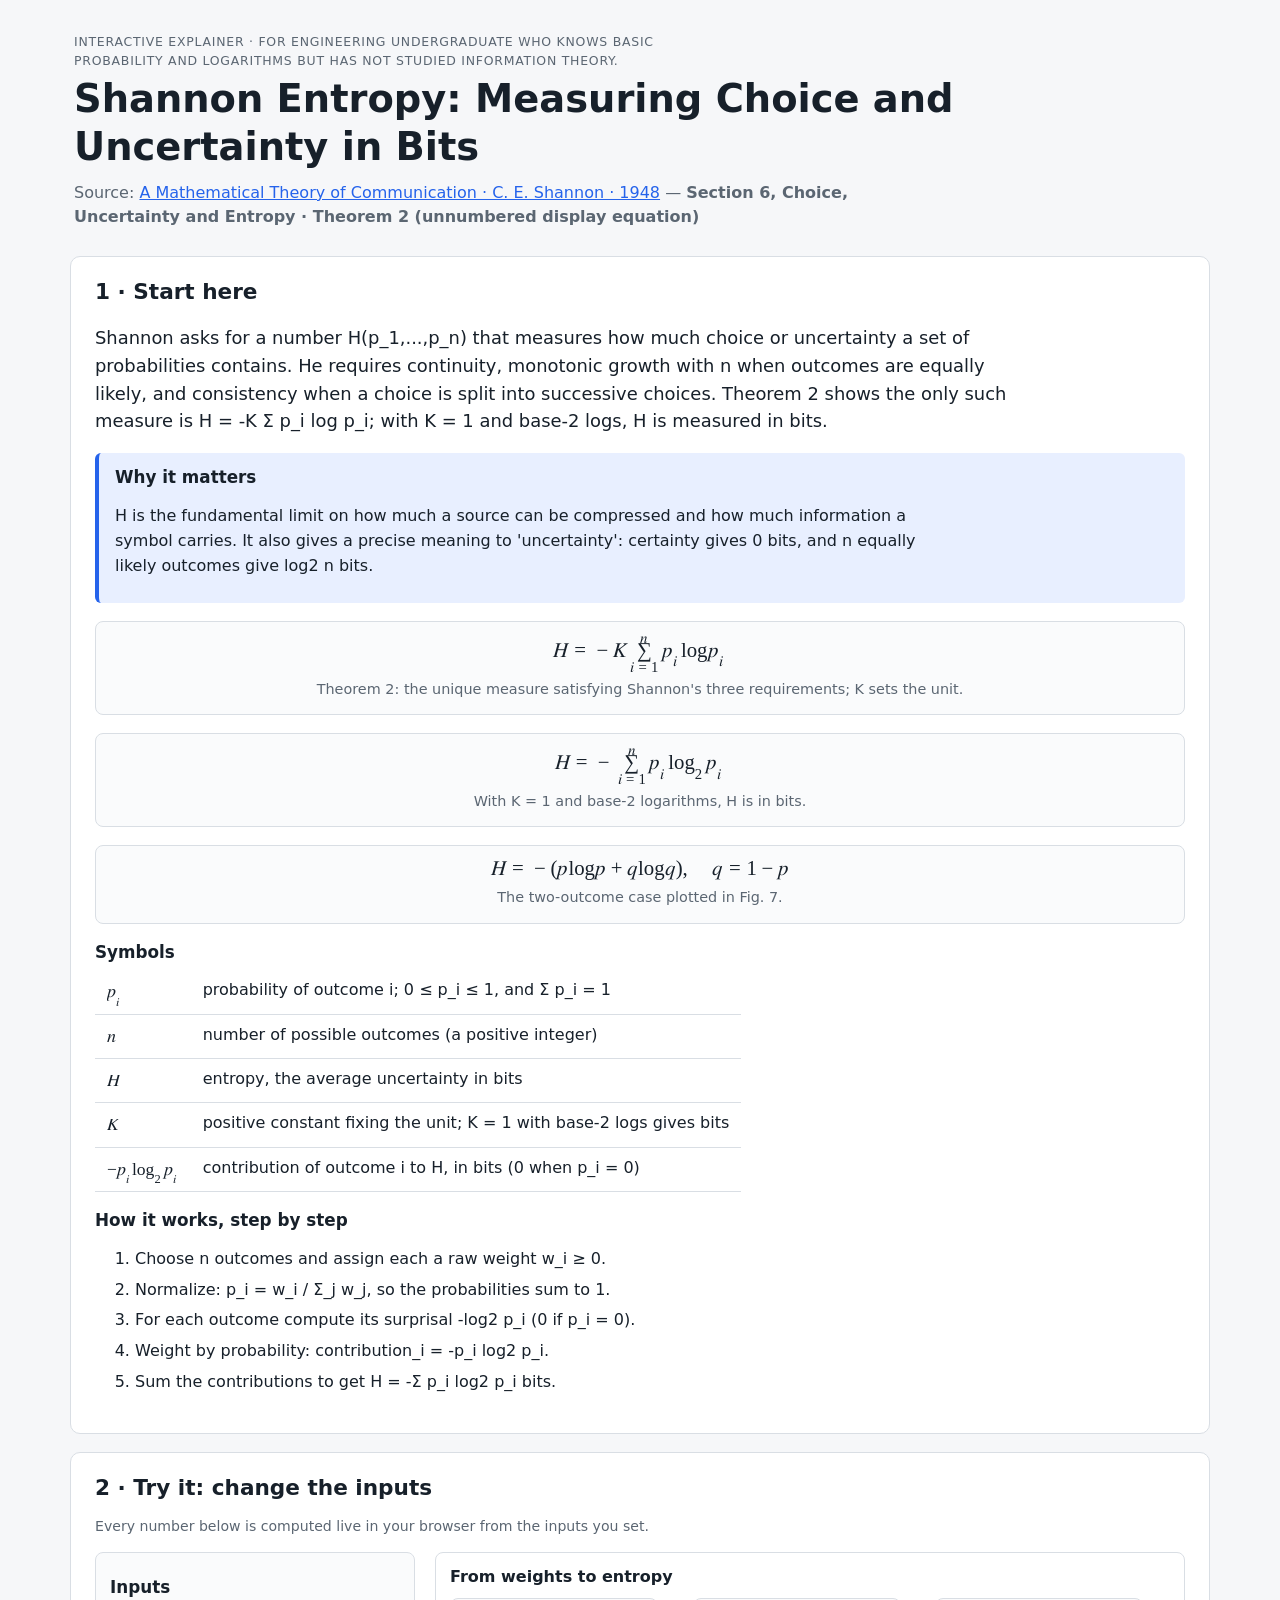
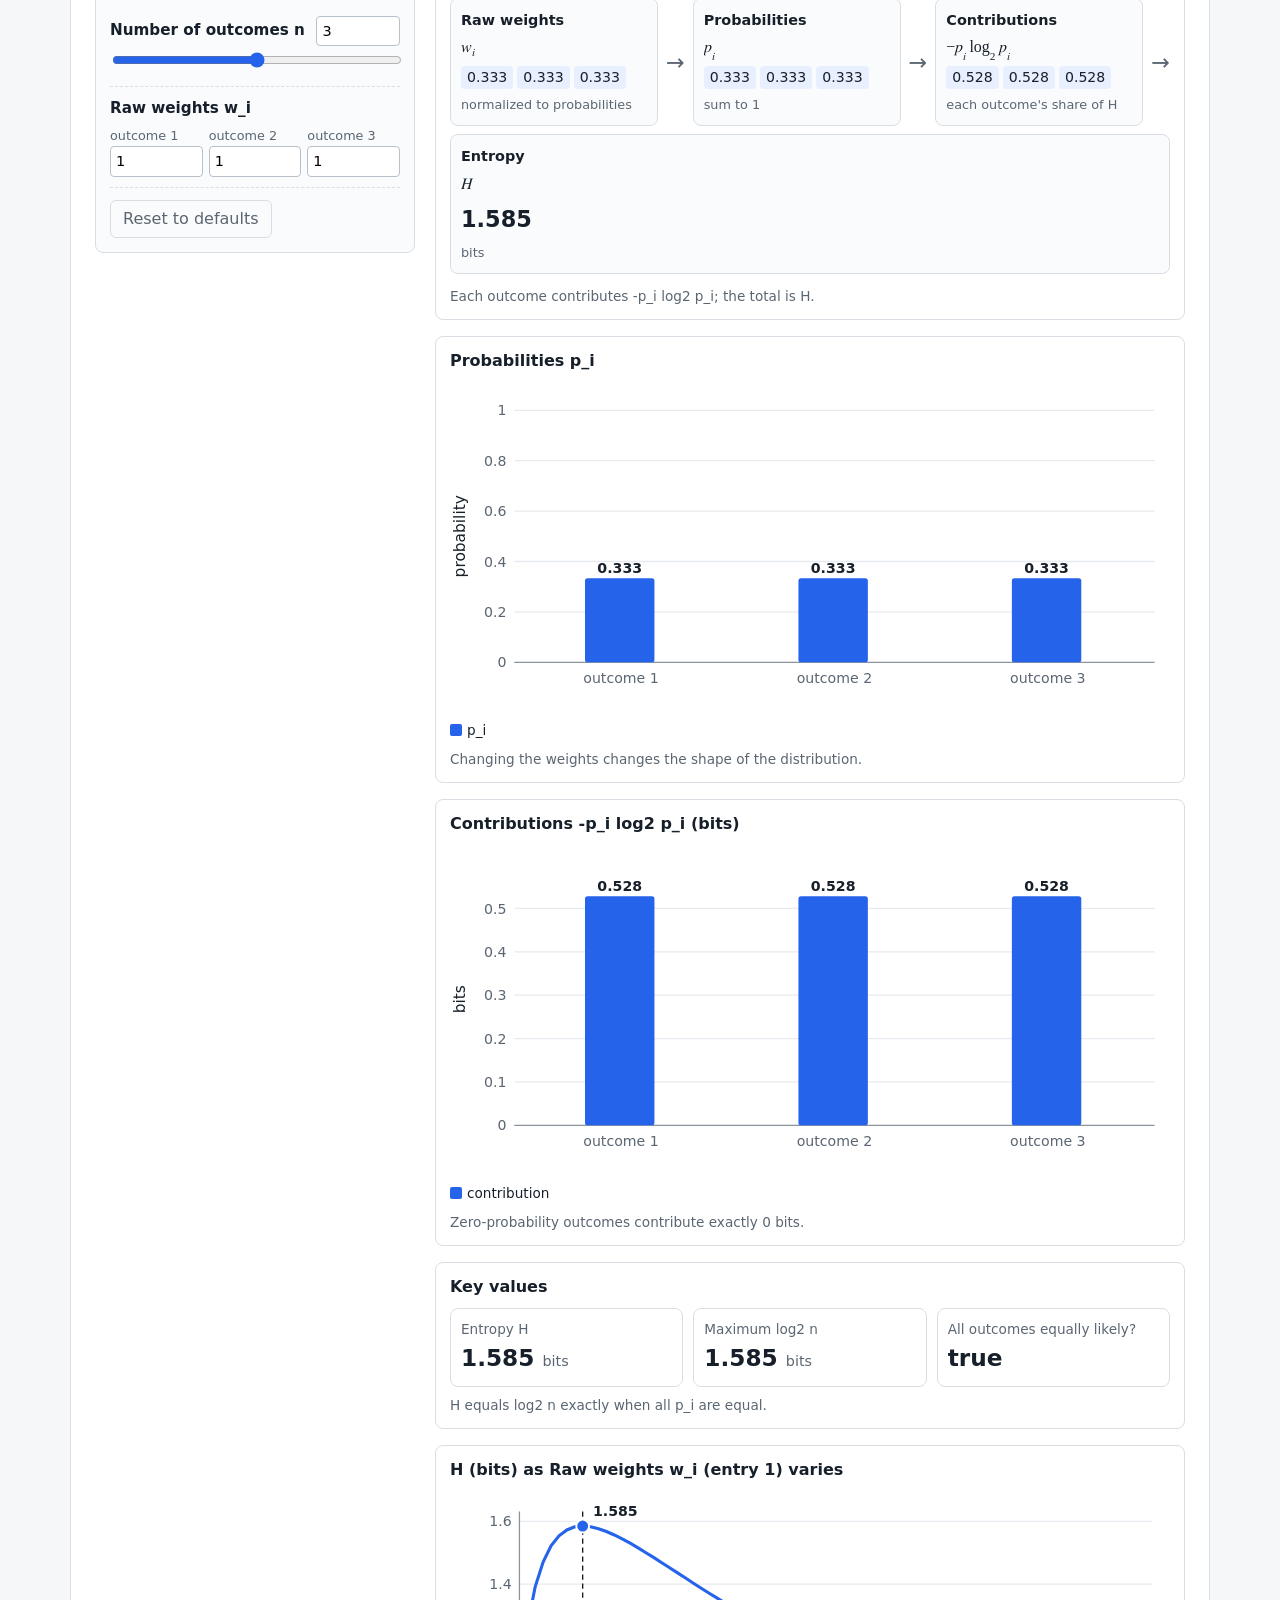
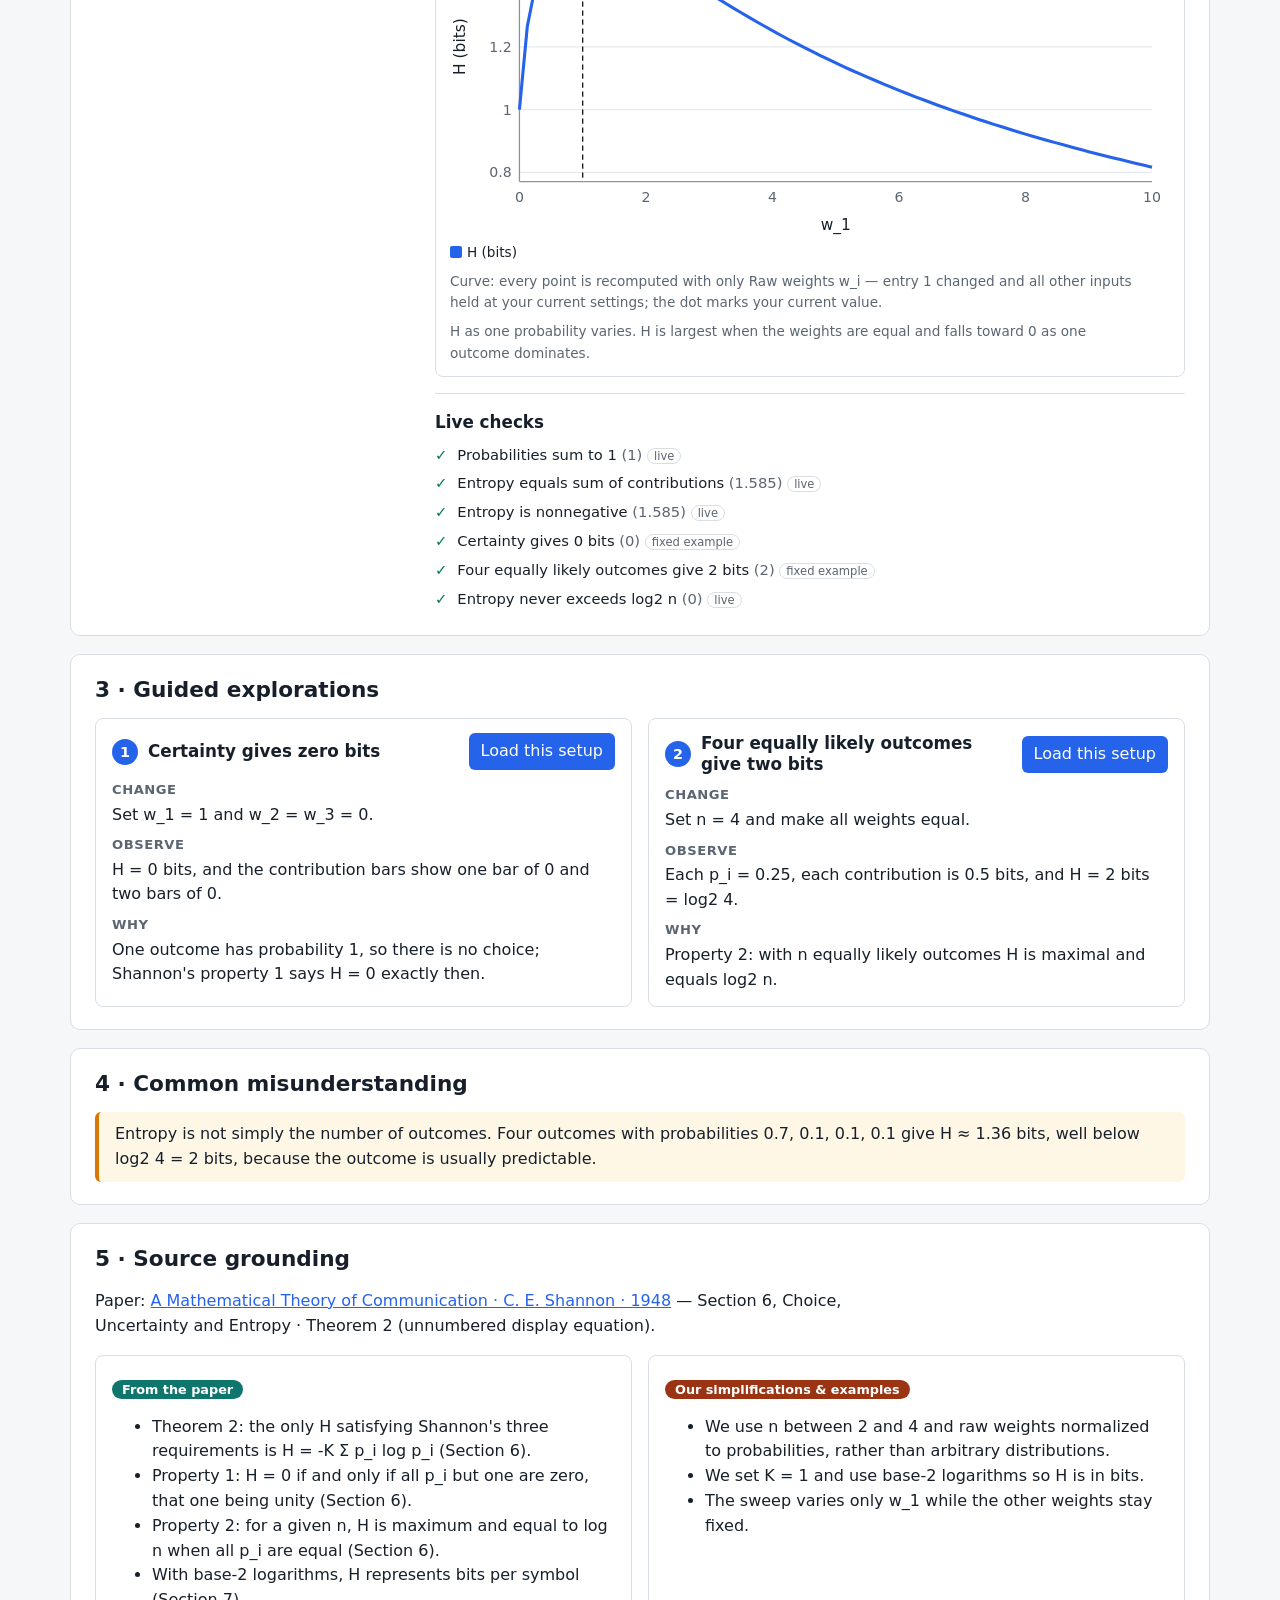
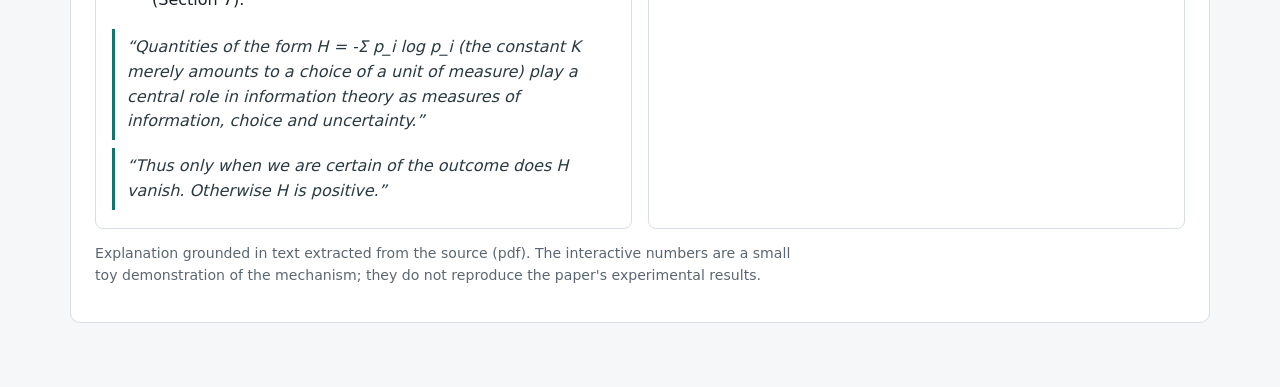
<file: examples/entropy/out/index.html>
<!doctype html>
<html lang="en">
<head>
<meta charset="utf-8">
<meta name="viewport" content="width=device-width, initial-scale=1">
<title>Shannon Entropy: Measuring Choice and Uncertainty in Bits</title>
<style>
:root {
  --bg: #f6f7f9; --card: #ffffff; --ink: #17202a; --muted: #5b6672; --line: #d9dee4;
  --accent: #2563eb; --accent-soft: #e8efff; --ok: #047857; --bad: #b91c1c; --warn-bg: #fff7e6;
  --paper: #0f766e; --ours: #9a3412;
  color-scheme: light;
  font-family: system-ui, -apple-system, "Segoe UI", Roboto, sans-serif;
  background: var(--bg); color: var(--ink);
}
* { box-sizing: border-box; }
body { margin: 0; line-height: 1.55; font-size: 16px; }
main { max-width: 1180px; margin: 0 auto; padding: 24px 20px 64px; }
h1, h2, h3 { line-height: 1.25; }
h1 { font-size: clamp(1.7rem, 3.2vw, 2.4rem); margin: 4px 0 10px; }
h2 { font-size: 1.35rem; margin: 0 0 14px; }
h3 { font-size: 1.05rem; margin: 18px 0 8px; }
p { max-width: 80ch; }
p, li, dd, td, th, figcaption, .caption, .ctl-help, .step-note, .ro-note, .callout, .why, blockquote, .warn { overflow-wrap: anywhere; }
math { max-width: 100%; overflow-x: auto; }
a { color: var(--accent); }
section { background: var(--card); border: 1px solid var(--line); border-radius: 10px; padding: 22px 24px; margin-top: 18px; }
.hero { padding: 8px 4px; }
.kicker { text-transform: uppercase; letter-spacing: .06em; font-size: .78rem; color: var(--muted); margin: 0; }
.paper { color: var(--muted); margin: 0; overflow-wrap: anywhere; }
.lead { font-size: 1.12rem; }
.why { background: var(--accent-soft); border-left: 4px solid var(--accent); padding: 4px 16px 8px; border-radius: 6px; }
.why h3 { margin-top: 10px; }
.equation { margin: 18px 0; padding: 14px; background: #fafbfc; border: 1px solid var(--line); border-radius: 8px; overflow-x: auto; }
.equation math { font-size: 1.3em; }
.equation figcaption { font-size: .9rem; color: var(--muted); text-align: center; margin-top: 6px; }
table { border-collapse: collapse; }
.symbols th, .symbols td { border-bottom: 1px solid var(--line); padding: 8px 12px; text-align: left; vertical-align: top; }
.symbols th { min-width: 80px; font-weight: 400; font-size: 1.1em; }
.walk li { margin-bottom: 6px; }
.small { font-size: .88rem; }
.muted { color: var(--muted); }
.scroll-x { overflow-x: auto; max-width: 100%; }

.lab { display: grid; grid-template-columns: minmax(250px, 320px) minmax(0, 1fr); gap: 20px; align-items: start; }
.panel { background: #fafbfc; border: 1px solid var(--line); border-radius: 8px; padding: 6px 14px 14px; position: sticky; top: 10px; max-height: calc(100vh - 20px); overflow-y: auto; }
.ctl { padding: 10px 0; border-bottom: 1px dashed var(--line); }
.ctl-head { display: flex; justify-content: space-between; align-items: center; gap: 8px; flex-wrap: wrap; }
.ctl-label { font-weight: 600; font-size: .95rem; }
.ctl-help { font-size: .82rem; color: var(--muted); margin-top: 4px; }
.ctl input[type=range] { width: 100%; margin-top: 6px; accent-color: var(--accent); }
.ctl input[type=number] { width: 5.8em; padding: 3px 5px; border: 1px solid #b8c0c9; border-radius: 4px; font: inherit; font-size: .9rem; }
.ctl select { width: 100%; margin-top: 6px; padding: 5px; font: inherit; }
.vec-grid { display: grid; grid-template-columns: repeat(auto-fill, minmax(84px, 1fr)); gap: 6px; margin-top: 6px; }
.vec-cell { display: flex; flex-direction: column; font-size: .8rem; color: var(--muted); }
.vec-cell input { width: 100% !important; }
.mat-input { margin-top: 6px; font-size: .8rem; }
.mat-input th { color: var(--muted); font-weight: 500; padding: 2px 4px; }
.mat-input td { padding: 2px; }
.mat-input input { width: 4.6em !important; }
.switch { display: inline-flex; align-items: center; gap: 6px; cursor: pointer; }
.switch input { width: 18px; height: 18px; accent-color: var(--accent); }
button { font: inherit; cursor: pointer; border-radius: 6px; }
.ghost { margin-top: 12px; background: none; border: 1px solid var(--line); padding: 6px 12px; color: var(--muted); }
.ghost:hover { border-color: var(--accent); color: var(--accent); }

.stage { min-width: 0; }
#views { display: grid; grid-template-columns: repeat(auto-fit, minmax(min(100%, 420px), 1fr)); gap: 16px; }
.view { margin: 0; border: 1px solid var(--line); border-radius: 8px; padding: 12px 14px; background: #fff; min-width: 0; }
.view.wide, .view-pipeline, .view-table { grid-column: 1 / -1; }
.view figcaption { font-weight: 600; margin-bottom: 8px; }
.caption { font-size: .85rem; color: var(--muted); margin: 8px 0 0; }
svg.chart { width: 100%; height: auto; display: block; font-family: inherit; }
svg .grid { stroke: #e7eaee; }
svg .axis { stroke: #8a949e; }
svg .tick { font-size: 11px; fill: var(--muted); }
svg .val { font-size: 11px; fill: var(--ink); font-weight: 600; }
svg .axis-label { font-size: 12px; fill: var(--ink); }
svg .marker { stroke: #111; stroke-dasharray: 4 3; }
.custom-svg svg { width: 100%; height: auto; max-height: 420px; }
.legend { display: flex; flex-wrap: wrap; gap: 14px; font-size: .85rem; margin-top: 4px; }
.legend i { display: inline-block; width: 12px; height: 12px; border-radius: 2px; margin-right: 5px; vertical-align: -1px; }
.heat { font-variant-numeric: tabular-nums; font-size: .9rem; }
.heat th { color: var(--muted); font-weight: 500; padding: 4px 8px; }
.heat td { padding: 6px 10px; text-align: center; border: 1px solid #fff; min-width: 56px; }
.heat .sum { background: #f1f3f5; font-weight: 600; color: var(--ink); }
.data { font-variant-numeric: tabular-nums; width: 100%; font-size: .92rem; }
.data th, .data td { padding: 6px 10px; border-bottom: 1px solid var(--line); text-align: right; }
.data th:first-child { text-align: left; }
.data tr:first-child th { background: #f1f3f5; text-align: right; }
.data tr:first-child th:first-child { text-align: left; }
.data .foot th, .data .foot td { font-weight: 700; border-top: 2px solid var(--ink); text-align: right; }
.pipeline { display: flex; flex-wrap: wrap; align-items: stretch; gap: 8px; padding-bottom: 4px; }
.step { flex: 1 1 170px; min-width: 0; overflow-x: auto; border: 1px solid var(--line); border-radius: 8px; padding: 10px; background: #fafbfc; }
.step-label { font-weight: 600; font-size: .9rem; }
.step-math { margin: 4px 0; overflow-x: auto; }
.step-value { margin-top: 6px; overflow-x: auto; }
.step .heat td { white-space: nowrap; min-width: 0; padding: 4px 6px; font-size: .82rem; }
.step .heat th { padding: 2px 4px; }
.heat td, .data td, .chips span { white-space: nowrap; }
.step-note { font-size: .8rem; color: var(--muted); margin-top: 6px; }
.arrow { align-self: center; font-size: 1.4rem; color: var(--muted); }
.chips { display: flex; flex-wrap: wrap; gap: 4px; }
.chips span { background: var(--accent-soft); border-radius: 4px; padding: 1px 6px; font-variant-numeric: tabular-nums; font-size: .88rem; }
.big { font-size: 1.4rem; font-weight: 700; font-variant-numeric: tabular-nums; }
.readout { display: grid; grid-template-columns: repeat(auto-fit, minmax(150px, 1fr)); gap: 10px; }
.ro { border: 1px solid var(--line); border-radius: 8px; padding: 10px; }
.ro-label { font-size: .85rem; color: var(--muted); }
.ro-value { font-size: 1.45rem; font-weight: 700; font-variant-numeric: tabular-nums; }
.ro-note { font-size: .8rem; color: var(--muted); }
.unit { font-size: .9rem; font-weight: 500; color: var(--muted); }
.warn { background: var(--warn-bg); border: 1px solid #f0c36d; padding: 8px 12px; border-radius: 6px; margin-bottom: 12px; }
.checks { margin-top: 16px; border-top: 1px solid var(--line); }
.checks ul { list-style: none; padding: 0; margin: 0; }
.checks li { padding: 3px 0; font-size: .92rem; }
.checks .mark { display: inline-block; width: 1.2em; font-weight: 700; }
.checks .pass .mark { color: var(--ok); }
.checks .fail .mark { color: var(--bad); }
.checks .shown { color: var(--muted); font-variant-numeric: tabular-nums; }
.checks .tag { font-size: .72rem; color: var(--muted); border: 1px solid var(--line); border-radius: 10px; padding: 0 6px; }

.explorations { display: grid; grid-template-columns: repeat(auto-fit, minmax(min(100%, 380px), 1fr)); gap: 16px; }
.explore { border: 1px solid var(--line); border-radius: 8px; padding: 14px 16px; }
.explore header { display: flex; align-items: center; gap: 10px; flex-wrap: wrap; }
.explore h3 { margin: 0; flex: 1; }
.num { background: var(--accent); color: #fff; border-radius: 50%; width: 26px; height: 26px; display: inline-grid; place-items: center; font-weight: 700; font-size: .9rem; }
.preset { background: var(--accent); color: #fff; border: 0; padding: 6px 12px; }
.preset:hover, .preset.active { background: #1d4ed8; }
.explore dl { margin: 10px 0 0; }
.explore dt { font-weight: 700; font-size: .82rem; text-transform: uppercase; letter-spacing: .04em; color: var(--muted); margin-top: 8px; }
.explore dd { margin: 2px 0 0; }
.callout { background: var(--warn-bg); border-left: 4px solid #d97706; padding: 10px 16px; border-radius: 6px; }
.grid2 { display: grid; grid-template-columns: repeat(auto-fit, minmax(min(100%, 320px), 1fr)); gap: 16px; }
.ground { border: 1px solid var(--line); border-radius: 8px; padding: 4px 16px 10px; }
.badge { font-size: .8rem; padding: 2px 10px; border-radius: 12px; color: #fff; }
.badge.paper { background: var(--paper); }
.badge.ours { background: var(--ours); }
blockquote { margin: 8px 0; padding: 6px 12px; border-left: 3px solid var(--paper); color: #2b3a42; font-style: italic; }
code.tex { background: #f1f3f5; padding: 1px 4px; border-radius: 3px; }
@media (max-width: 820px) {
  .lab { grid-template-columns: 1fr; }
  .panel { position: static; max-height: none; }
  section { padding: 16px; }
  main { padding: 16px 14px 48px; }
}

</style>
</head>
<body>
<main>


<header class="hero">
  <p class="kicker">Interactive explainer · for Engineering undergraduate who knows basic probability and logarithms but has not studied information theory.</p>
  <h1>Shannon Entropy: Measuring Choice and Uncertainty in Bits</h1>
  <p class="paper">Source: <a href="https://people.math.harvard.edu/~ctm/home/text/others/shannon/entropy/entropy.pdf">A Mathematical Theory of Communication · C. E. Shannon · 1948</a> — <strong>Section 6, Choice, Uncertainty and Entropy · Theorem 2 (unnumbered display equation)</strong></p>
</header>

<section id="start" aria-labelledby="h-start">
  <h2 id="h-start">1 · Start here</h2>
  <p class="lead">Shannon asks for a number H(p_1,...,p_n) that measures how much choice or uncertainty a set of probabilities contains. He requires continuity, monotonic growth with n when outcomes are equally likely, and consistency when a choice is split into successive choices. Theorem 2 shows the only such measure is H = -K Σ p_i log p_i; with K = 1 and base-2 logs, H is measured in bits.</p>
  <div class="why"><h3>Why it matters</h3><p>H is the fundamental limit on how much a source can be compressed and how much information a symbol carries. It also gives a precise meaning to 'uncertainty': certainty gives 0 bits, and n equally likely outcomes give log2 n bits.</p></div>
  <figure class='equation'><math xmlns="http://www.w3.org/1998/Math/MathML" display="block"><mrow><mi>H</mi><mo>&#x0003D;</mo><mo>&#x02212;</mo><mi>K</mi><munderover><mo>&#x02211;</mo><mrow><mi>i</mi><mo>&#x0003D;</mo><mn>1</mn></mrow><mrow><mi>n</mi></mrow></munderover><msub><mi>p</mi><mi>i</mi></msub><mi>log</mi><msub><mi>p</mi><mi>i</mi></msub></mrow></math><figcaption>Theorem 2: the unique measure satisfying Shannon's three requirements; K sets the unit.</figcaption></figure><figure class='equation'><math xmlns="http://www.w3.org/1998/Math/MathML" display="block"><mrow><mi>H</mi><mo>&#x0003D;</mo><mo>&#x02212;</mo><munderover><mo>&#x02211;</mo><mrow><mi>i</mi><mo>&#x0003D;</mo><mn>1</mn></mrow><mrow><mi>n</mi></mrow></munderover><msub><mi>p</mi><mi>i</mi></msub><msub><mi>log</mi><mn>2</mn></msub><msub><mi>p</mi><mi>i</mi></msub></mrow></math><figcaption>With K = 1 and base-2 logarithms, H is in bits.</figcaption></figure><figure class='equation'><math xmlns="http://www.w3.org/1998/Math/MathML" display="block"><mrow><mi>H</mi><mo>&#x0003D;</mo><mo>&#x02212;</mo><mo stretchy="false">&#x00028;</mo><mi>p</mi><mi>log</mi><mi>p</mi><mo>&#x0002B;</mo><mi>q</mi><mi>log</mi><mi>q</mi><mo stretchy="false">&#x00029;</mo><mo>&#x0002C;</mo><mspace width="1em" /><mi>q</mi><mo>&#x0003D;</mo><mn>1</mn><mo>&#x02212;</mo><mi>p</mi></mrow></math><figcaption>The two-outcome case plotted in Fig. 7.</figcaption></figure>
  <h3>Symbols</h3>
  <div class="scroll-x"><table class="symbols"><tbody><tr><th scope='row'><math xmlns="http://www.w3.org/1998/Math/MathML" display="inline"><mrow><msub><mi>p</mi><mi>i</mi></msub></mrow></math></th><td>probability of outcome i; 0 ≤ p_i ≤ 1, and Σ p_i = 1</td></tr><tr><th scope='row'><math xmlns="http://www.w3.org/1998/Math/MathML" display="inline"><mrow><mi>n</mi></mrow></math></th><td>number of possible outcomes (a positive integer)</td></tr><tr><th scope='row'><math xmlns="http://www.w3.org/1998/Math/MathML" display="inline"><mrow><mi>H</mi></mrow></math></th><td>entropy, the average uncertainty in bits</td></tr><tr><th scope='row'><math xmlns="http://www.w3.org/1998/Math/MathML" display="inline"><mrow><mi>K</mi></mrow></math></th><td>positive constant fixing the unit; K = 1 with base-2 logs gives bits</td></tr><tr><th scope='row'><math xmlns="http://www.w3.org/1998/Math/MathML" display="inline"><mrow><mo>&#x02212;</mo><msub><mi>p</mi><mi>i</mi></msub><msub><mi>log</mi><mn>2</mn></msub><msub><mi>p</mi><mi>i</mi></msub></mrow></math></th><td>contribution of outcome i to H, in bits (0 when p_i = 0)</td></tr></tbody></table></div>
  <h3>How it works, step by step</h3><ol class="walk"><li>Choose n outcomes and assign each a raw weight w_i ≥ 0.</li><li>Normalize: p_i = w_i / Σ_j w_j, so the probabilities sum to 1.</li><li>For each outcome compute its surprisal -log2 p_i (0 if p_i = 0).</li><li>Weight by probability: contribution_i = -p_i log2 p_i.</li><li>Sum the contributions to get H = -Σ p_i log2 p_i bits.</li></ol>
</section>

<section id="lab" aria-labelledby="h-lab">
  <h2 id="h-lab">2 · Try it: change the inputs</h2>
  <p class="muted small">Every number below is computed live in your browser from the inputs you set.</p>
  <div class="lab">
    <aside class="panel" aria-label="Controls">
      <h3>Inputs</h3>
      <div id="controls"></div>
      <button id="reset" type="button" class="ghost">Reset to defaults</button>
    </aside>
    <div class="stage">
      <div id="lab-error" class="warn" role="status" hidden></div>
      <div id="views"></div>
      <div class="checks"><h3>Live checks</h3><ul id="live-checks"></ul></div>
    </div>
  </div>
</section>

<section id="guided" aria-labelledby="h-guided">
  <h2 id="h-guided">3 · Guided explorations</h2>
  <div class="explorations"><article class='explore'><header><span class='num'>1</span><h3>Certainty gives zero bits</h3><button class='preset' type='button' data-preset='0'>Load this setup</button></header><dl><dt>Change</dt><dd>Set w_1 = 1 and w_2 = w_3 = 0.</dd><dt>Observe</dt><dd>H = 0 bits, and the contribution bars show one bar of 0 and two bars of 0.</dd><dt>Why</dt><dd>One outcome has probability 1, so there is no choice; Shannon's property 1 says H = 0 exactly then.</dd></dl></article><article class='explore'><header><span class='num'>2</span><h3>Four equally likely outcomes give two bits</h3><button class='preset' type='button' data-preset='1'>Load this setup</button></header><dl><dt>Change</dt><dd>Set n = 4 and make all weights equal.</dd><dt>Observe</dt><dd>Each p_i = 0.25, each contribution is 0.5 bits, and H = 2 bits = log2 4.</dd><dt>Why</dt><dd>Property 2: with n equally likely outcomes H is maximal and equals log2 n.</dd></dl></article></div>
</section>

<section id="pitfall" aria-labelledby="h-pitfall">
  <h2 id="h-pitfall">4 · Common misunderstanding</h2>
  <div class="callout">Entropy is not simply the number of outcomes. Four outcomes with probabilities 0.7, 0.1, 0.1, 0.1 give H ≈ 1.36 bits, well below log2 4 = 2 bits, because the outcome is usually predictable.</div>
</section>

<section id="source" aria-labelledby="h-source">
  <h2 id="h-source">5 · Source grounding</h2>
  <p>Paper: <a href="https://people.math.harvard.edu/~ctm/home/text/others/shannon/entropy/entropy.pdf">A Mathematical Theory of Communication · C. E. Shannon · 1948</a> — Section 6, Choice, Uncertainty and Entropy · Theorem 2 (unnumbered display equation).</p>
  <div class="grid2">
    <div class="ground paper-side"><h3><span class="badge paper">From the paper</span></h3><ul class=''><li>Theorem 2: the only H satisfying Shannon's three requirements is H = -K Σ p_i log p_i (Section 6).</li><li>Property 1: H = 0 if and only if all p_i but one are zero, that one being unity (Section 6).</li><li>Property 2: for a given n, H is maximum and equal to log n when all p_i are equal (Section 6).</li><li>With base-2 logarithms, H represents bits per symbol (Section 7).</li></ul><blockquote>“Quantities of the form H = -Σ p_i log p_i (the constant K merely amounts to a choice of a unit of measure) play a central role in information theory as measures of information, choice and uncertainty.”</blockquote><blockquote>“Thus only when we are certain of the outcome does H vanish. Otherwise H is positive.”</blockquote></div>
    <div class="ground ours"><h3><span class="badge ours">Our simplifications &amp; examples</span></h3><ul class=''><li>We use n between 2 and 4 and raw weights normalized to probabilities, rather than arbitrary distributions.</li><li>We set K = 1 and use base-2 logarithms so H is in bits.</li><li>The sweep varies only w_1 while the other weights stay fixed.</li></ul></div>
  </div>
  <p class="muted small">Explanation grounded in text extracted from the source (pdf). The interactive numbers are a small toy demonstration of the mechanism; they do not reproduce the paper's experimental results.</p>
</section>

</main>
<script type="application/json" id="spec-data">{"digits": 3, "params": [{"id": "n", "label": "Number of outcomes n", "type": "number", "min": 2, "max": 4, "step": 1, "default": 3, "plain_label": "Number of outcomes n"}, {"id": "w", "label": "Raw weights w_i", "type": "vector", "length": "n", "default": [1, 1, 1, 1], "min": 0, "max": 10, "step": 0.1, "fill": 1, "symbol": "w_i", "labels": ["outcome 1", "outcome 2", "outcome 3", "outcome 4"], "plain_label": "Raw weights w_i"}], "views": [{"type": "pipeline", "title": "From weights to entropy", "steps": [{"label": "Raw weights", "key": "probs", "latex": "w_i", "note": "normalized to probabilities", "math": "\u003cmath xmlns=\"http://www.w3.org/1998/Math/MathML\" display=\"inline\"\u003e\u003cmrow\u003e\u003cmsub\u003e\u003cmi\u003ew\u003c/mi\u003e\u003cmi\u003ei\u003c/mi\u003e\u003c/msub\u003e\u003c/mrow\u003e\u003c/math\u003e"}, {"label": "Probabilities", "key": "probs", "latex": "p_i", "note": "sum to 1", "math": "\u003cmath xmlns=\"http://www.w3.org/1998/Math/MathML\" display=\"inline\"\u003e\u003cmrow\u003e\u003cmsub\u003e\u003cmi\u003ep\u003c/mi\u003e\u003cmi\u003ei\u003c/mi\u003e\u003c/msub\u003e\u003c/mrow\u003e\u003c/math\u003e"}, {"label": "Contributions", "key": "contrib", "latex": "-p_i \\log_2 p_i", "note": "each outcome's share of H", "math": "\u003cmath xmlns=\"http://www.w3.org/1998/Math/MathML\" display=\"inline\"\u003e\u003cmrow\u003e\u003cmo\u003e&#x02212;\u003c/mo\u003e\u003cmsub\u003e\u003cmi\u003ep\u003c/mi\u003e\u003cmi\u003ei\u003c/mi\u003e\u003c/msub\u003e\u003cmsub\u003e\u003cmi\u003elog\u003c/mi\u003e\u003cmn\u003e2\u003c/mn\u003e\u003c/msub\u003e\u003cmsub\u003e\u003cmi\u003ep\u003c/mi\u003e\u003cmi\u003ei\u003c/mi\u003e\u003c/msub\u003e\u003c/mrow\u003e\u003c/math\u003e"}, {"label": "Entropy", "key": "H", "latex": "H", "note": "bits", "math": "\u003cmath xmlns=\"http://www.w3.org/1998/Math/MathML\" display=\"inline\"\u003e\u003cmrow\u003e\u003cmi\u003eH\u003c/mi\u003e\u003c/mrow\u003e\u003c/math\u003e"}], "caption": "Each outcome contributes -p_i log2 p_i; the total is H."}, {"type": "bars", "title": "Probabilities p_i", "series": [{"key": "probs", "label": "p_i"}], "labels": "labels", "y_label": "probability", "ymin": 0, "ymax": 1, "caption": "Changing the weights changes the shape of the distribution."}, {"type": "bars", "title": "Contributions -p_i log2 p_i (bits)", "series": [{"key": "contrib", "label": "contribution"}], "labels": "labels", "y_label": "bits", "ymin": 0, "caption": "Zero-probability outcomes contribute exactly 0 bits."}, {"type": "readout", "title": "Key values", "items": [{"label": "Entropy H", "key": "H", "unit": "bits"}, {"label": "Maximum log2 n", "key": "maxH", "unit": "bits"}, {"label": "All outcomes equally likely?", "key": "uniform"}], "caption": "H equals log2 n exactly when all p_i are equal."}, {"type": "sweep", "title": "H (bits) as Raw weights w_i (entry 1) varies", "x_param": "w", "x_index": 0, "y": [{"key": "H", "label": "H (bits)"}], "x_label": "w_1", "y_label": "H (bits)", "caption": "H as one probability varies. H is largest when the weights are equal and falls toward 0 as one outcome dominates."}], "checks": [{"id": "c1", "name": "Probabilities sum to 1"}, {"id": "c2", "name": "Entropy equals sum of contributions"}, {"id": "c3", "name": "Entropy is nonnegative"}, {"id": "c4", "name": "Certainty gives 0 bits", "params": {"n": 3, "w": [1, 0, 0, 0]}}, {"id": "c5", "name": "Four equally likely outcomes give 2 bits", "params": {"n": 4, "w": [1, 1, 1, 1]}}, {"id": "c6", "name": "Entropy never exceeds log2 n"}], "presets": [{"n": 3, "w": [1, 0, 0, 0]}, {"n": 4, "w": [1, 1, 1, 1]}]}</script>
<script>
window.__explainer = (function () {
  "use strict";
  var compute = (function () {
function compute(p) {
  var n = Math.max(2, Math.min(4, Math.round(p.n)));
  var w = [];
  for (var i = 0; i < n; i++) {
    var v = (p.w && p.w[i] !== undefined) ? Number(p.w[i]) : 1;
    if (!isFinite(v) || v < 0) v = 0;
    w.push(v);
  }
  var sum = 0;
  for (var j = 0; j < n; j++) sum += w[j];
  var warning = null;
  var probs = [];
  if (sum <= 0) {
    warning = 'All weights are zero, so no distribution exists; showing the uniform distribution instead.';
    for (var k = 0; k < n; k++) probs.push(1 / n);
  } else {
    for (var m = 0; m < n; m++) probs.push(w[m] / sum);
  }
  var contrib = [];
  var surprisal = [];
  var H = 0;
  for (var q = 0; q < n; q++) {
    var pi = probs[q];
    if (pi > 0) {
      var s = -Math.log(pi) / Math.LN2;
      surprisal.push(s);
      var c = pi * s;
      contrib.push(c);
      H += c;
    } else {
      surprisal.push(null);
      contrib.push(0);
    }
  }
  var labels = [];
  for (var r = 0; r < n; r++) labels.push('outcome ' + (r + 1));
  var maxH = Math.log(n) / Math.LN2;
  var uniform = true;
  for (var t = 0; t < n; t++) {
    if (Math.abs(probs[t] - 1 / n) > 1e-9) uniform = false;
  }
  return {
    n: n,
    probs: probs,
    contrib: contrib,
    surprisal: surprisal,
    H: H,
    maxH: maxH,
    uniform: uniform,
    labels: labels,
    warning: warning
  };
};
return compute;
})();
  var checks = {
    "c1": { test: function (p, r) { return (Math.abs(r.probs.reduce(function(a,b){return a+b;},0) - 1) < 1e-9); }, show: function (p, r) { return (r.probs.reduce(function(a,b){return a+b;},0)); } },
    "c2": { test: function (p, r) { return (Math.abs(r.H - r.contrib.reduce(function(a,b){return a+b;},0)) < 1e-9); }, show: function (p, r) { return (r.H); } },
    "c3": { test: function (p, r) { return (r.H >= -1e-12); }, show: function (p, r) { return (r.H); } },
    "c4": { test: function (p, r) { return (Math.abs(r.H) < 1e-9); }, show: function (p, r) { return (r.H); } },
    "c5": { test: function (p, r) { return (Math.abs(r.H - 2) < 1e-9); }, show: function (p, r) { return (r.H); } },
    "c6": { test: function (p, r) { return (r.H <= r.maxH + 1e-9); }, show: function (p, r) { return (r.maxH - r.H); } }
  };
  var draw = {
    
  };
  return { compute: compute, checks: checks, draw: draw };
})();
</script>
<script>
/* Generic explainer runtime: builds controls from a parameter spec, runs the
   generated compute(p) function, and draws generic widgets. Contains no
   paper-specific content; everything specific comes from the embedded spec. */
(function () {
  "use strict";
  var SPEC = JSON.parse(document.getElementById("spec-data").textContent);
  var CODE = window.__explainer || {};
  var DIGITS = SPEC.digits || 3;
  var state = {};
  var controlsEl = document.getElementById("controls");
  var viewsEl = document.getElementById("views");
  var checksEl = document.getElementById("live-checks");
  var errorEl = document.getElementById("lab-error");
  var NS = "http://www.w3.org/2000/svg";
  var PALETTE = ["#2563eb", "#d97706", "#059669", "#db2777", "#7c3aed", "#0891b2"];

  /* ---------- helpers ---------- */
  function esc(s) {
    return String(s).replace(/[&<>"']/g, function (c) {
      return { "&": "&amp;", "<": "&lt;", ">": "&gt;", '"': "&quot;", "'": "&#39;" }[c];
    });
  }
  function clone(v) { return JSON.parse(JSON.stringify(v)); }
  function isNum(v) { return typeof v === "number"; }
  function fmt(v, digits) {
    var d = digits == null ? DIGITS : digits;
    if (v === null || v === undefined) return "—";
    if (typeof v === "boolean") return v ? "true" : "false";
    if (Array.isArray(v)) return v.map(function (x) { return fmt(x, d); }).join(", ");
    if (!isNum(v)) return esc(v);
    if (!isFinite(v)) return v > 0 ? "∞" : (v < 0 ? "−∞" : "undefined");
    if (v === 0) return "0";
    var a = Math.abs(v);
    if (Number.isInteger(v) && a < 1e7) return String(v).replace("-", "−");
    if (a >= 1e5 || a < Math.pow(10, -d)) return v.toExponential(2).replace("-", "−");
    return v.toFixed(d).replace("-", "−");
  }
  function el(tag, attrs, html) {
    var e = document.createElement(tag);
    if (attrs) for (var k in attrs) e.setAttribute(k, attrs[k]);
    if (html != null) e.innerHTML = html;
    return e;
  }
  function paramById(id) {
    for (var i = 0; i < SPEC.params.length; i++) if (SPEC.params[i].id === id) return SPEC.params[i];
    return null;
  }
  function dim(v, st) {
    if (typeof v === "string") return Math.max(1, Math.round(Number((st || state)[v]) || 1));
    return Math.max(1, Math.round(Number(v) || 1));
  }
  function clamp(x, p) {
    if (!isFinite(x)) x = 0;
    if (p.min != null && x < p.min) x = p.min;
    if (p.max != null && x > p.max) x = p.max;
    return x;
  }
  function fillValue(p, arr) {
    if (p.fill != null) return p.fill;
    if (arr && arr.length) return arr[arr.length - 1];
    return p.min != null ? p.min : 0;
  }
  function resizeVector(p, arr, n) {
    arr = Array.isArray(arr) ? arr.slice(0, n) : [];
    var f = fillValue(p, arr);
    while (arr.length < n) arr.push(f);
    return arr;
  }
  function resizeMatrix(p, m, rows, cols) {
    m = Array.isArray(m) ? m.slice(0, rows) : [];
    var f = p.fill != null ? p.fill : 0;
    for (var i = 0; i < rows; i++) {
      var row = Array.isArray(m[i]) ? m[i].slice(0, cols) : [];
      while (row.length < cols) row.push(f);
      m[i] = row;
    }
    return m;
  }
  function normalizeShapes(st) {
    SPEC.params.forEach(function (p) {
      if (p.type === "vector") st[p.id] = resizeVector(p, st[p.id], dim(p.length, st));
      if (p.type === "matrix") st[p.id] = resizeMatrix(p, st[p.id], dim(p.rows, st), dim(p.cols, st));
    });
    return st;
  }
  function defaults() {
    var st = {};
    SPEC.params.forEach(function (p) { st[p.id] = clone(p["default"]); });
    return normalizeShapes(st);
  }
  function run(st) { return CODE.compute(clone(st)); }
  function lookup(r, key) {
    if (Array.isArray(key)) return key;
    if (typeof key !== "string") return key;
    if (r && Object.prototype.hasOwnProperty.call(r, key)) return r[key];
    if (Object.prototype.hasOwnProperty.call(state, key)) return state[key];
    return undefined;
  }
  function entryLabel(p, i, j) {
    if (j != null) return (p.symbol || p.id) + "[" + (i + 1) + "," + (j + 1) + "]";
    if (p.labels && p.labels[i] != null) return esc(p.labels[i]);
    return (p.symbol || p.id) + "<sub>" + (i + 1) + "</sub>";
  }

  /* ---------- controls ---------- */
  function numberInput(p, value, onSet, label) {
    var inp = el("input", { type: "number", step: p.step != null ? p.step : "any", "aria-label": label });
    if (p.min != null) inp.min = p.min;
    if (p.max != null) inp.max = p.max;
    inp.value = value;
    inp.addEventListener("change", function () {
      var v = clamp(parseFloat(inp.value), p);
      inp.value = v;
      onSet(v);
    });
    return inp;
  }
  function buildControls() {
    controlsEl.innerHTML = "";
    SPEC.params.forEach(function (p) {
      var box = el("div", { "class": "ctl ctl-" + p.type, "data-param": p.id });
      var head = el("div", { "class": "ctl-head" });
      head.appendChild(el("span", { "class": "ctl-label", id: "lbl-" + p.id }, p.label || p.id));
      box.appendChild(head);
      if (p.type === "number") {
        var range = el("input", { type: "range", "aria-labelledby": "lbl-" + p.id, id: "ctl-" + p.id });
        range.min = p.min; range.max = p.max; range.step = p.step != null ? p.step : "any";
        range.value = state[p.id];
        var num = numberInput(p, state[p.id], function (v) {
          state[p.id] = v; range.value = v; onParamChange(p);
        }, (p.id) + " value");
        range.addEventListener("input", function () {
          state[p.id] = clamp(parseFloat(range.value), p); num.value = state[p.id]; onParamChange(p);
        });
        head.appendChild(num);
        box.appendChild(range);
      } else if (p.type === "toggle") {
        var cb = el("input", { type: "checkbox", id: "ctl-" + p.id, "aria-labelledby": "lbl-" + p.id });
        cb.checked = !!state[p.id];
        cb.addEventListener("change", function () { state[p.id] = cb.checked; onParamChange(p); });
        var sw = el("label", { "class": "switch" });
        sw.appendChild(cb);
        sw.appendChild(el("span", { "class": "switch-text" }, cb.checked ? "on" : "off"));
        cb.addEventListener("change", function () { sw.lastChild.textContent = cb.checked ? "on" : "off"; });
        head.appendChild(sw);
      } else if (p.type === "select") {
        var sel = el("select", { id: "ctl-" + p.id, "aria-labelledby": "lbl-" + p.id });
        (p.options || []).forEach(function (o) {
          var opt = el("option", null, esc(o.label != null ? o.label : o.value));
          opt.value = JSON.stringify(o.value);
          if (JSON.stringify(o.value) === JSON.stringify(state[p.id])) opt.selected = true;
          sel.appendChild(opt);
        });
        sel.addEventListener("change", function () { state[p.id] = JSON.parse(sel.value); onParamChange(p); });
        box.appendChild(sel);
      } else if (p.type === "vector") {
        var grid = el("div", { "class": "vec-grid" });
        state[p.id].forEach(function (v, i) {
          var cell = el("label", { "class": "vec-cell" });
          cell.appendChild(el("span", null, entryLabel(p, i)));
          cell.appendChild(numberInput(p, v, function (nv) { state[p.id][i] = nv; onParamChange(p); },
            p.id + " entry " + (i + 1)));
          grid.appendChild(cell);
        });
        box.appendChild(grid);
      } else if (p.type === "matrix") {
        var m = state[p.id];
        var table = el("table", { "class": "mat-input" });
        var thead = "<tr><th></th>";
        for (var c = 0; c < m[0].length; c++) thead += "<th>" + (p.col_labels && p.col_labels[c] != null ? esc(p.col_labels[c]) : "c" + (c + 1)) + "</th>";
        table.innerHTML = thead + "</tr>";
        m.forEach(function (row, i) {
          var tr = el("tr");
          tr.appendChild(el("th", null, p.row_labels && p.row_labels[i] != null ? esc(p.row_labels[i]) : "r" + (i + 1)));
          row.forEach(function (v, j) {
            var td = el("td");
            td.appendChild(numberInput(p, v, function (nv) { state[p.id][i][j] = nv; onParamChange(p); },
              p.id + " row " + (i + 1) + " column " + (j + 1)));
            tr.appendChild(td);
          });
          table.appendChild(tr);
        });
        var wrap = el("div", { "class": "scroll-x" });
        wrap.appendChild(table);
        box.appendChild(wrap);
      }
      if (p.help) box.appendChild(el("div", { "class": "ctl-help" }, p.help));
      controlsEl.appendChild(box);
    });
  }
  function dependsOnShape(id) {
    return SPEC.params.some(function (q) {
      return q.length === id || q.rows === id || q.cols === id;
    });
  }
  var pending = false;
  function onParamChange(p) {
    if (p && dependsOnShape(p.id)) { normalizeShapes(state); buildControls(); }
    if (!pending) { pending = true; requestAnimationFrame(function () { pending = false; render(); }); }
  }

  /* ---------- SVG primitives ---------- */
  function svg(w, h) {
    var s = document.createElementNS(NS, "svg");
    s.setAttribute("viewBox", "0 0 " + w + " " + h);
    s.setAttribute("class", "chart");
    s.setAttribute("role", "img");
    return s;
  }
  function add(parent, tag, attrs, text) {
    var e = document.createElementNS(NS, tag);
    for (var k in attrs) e.setAttribute(k, attrs[k]);
    if (text != null) e.textContent = text;
    parent.appendChild(e);
    return e;
  }
  function plain(v, d) { return fmt(v, d).replace(/&amp;/g, "&").replace(/&lt;/g, "<").replace(/&gt;/g, ">"); }
  function niceTicks(lo, hi, n) {
    if (lo === hi) { lo -= 1; hi += 1; }
    var span = hi - lo, step = Math.pow(10, Math.floor(Math.log10(span / n)));
    var err = span / n / step;
    if (err >= 7.5) step *= 10; else if (err >= 3.5) step *= 5; else if (err >= 1.5) step *= 2;
    var ticks = [], t = Math.ceil(lo / step - 1e-9) * step;
    for (; t <= hi + step * 1e-9; t += step) ticks.push(Math.abs(t) < step * 1e-9 ? 0 : t);
    return ticks;
  }
  function tickLabel(t) {
    var a = Math.abs(t);
    if (a !== 0 && (a >= 1e5 || a < 1e-3)) return t.toExponential(1);
    return String(parseFloat(t.toPrecision(6))).replace("-", "−");
  }
  function finite(arr) { return arr.filter(function (x) { return isNum(x) && isFinite(x); }); }

  /* ---------- widgets ---------- */
  function seriesList(v) {
    if (v.series) return v.series;
    if (v.values) return [{ key: v.values, label: v.value_label || "" }];
    return [];
  }
  function bars(v, r, box) {
    var list = seriesList(v);
    if (list.length && list.every(function (s) { return isNum(lookup(r, s.key)); })) {
      // Each series is one number: draw one bar per key, labelled by the series label.
      var vals = list.map(function (s) { return lookup(r, s.key); });
      var labs = list.map(function (s) { return String(s.label || s.key).replace(/<[^>]*>/g, ""); });
      r = Object.assign({}, r, { __bars_vals: vals, __bars_labels: labs });
      v = Object.assign({}, v, { series: [{ key: "__bars_vals", label: v.value_label || "" }], labels: "__bars_labels" });
    }
    var series = [];
    seriesList(v).forEach(function (s) {
      var d = lookup(r, s.key) || [];
      if (Array.isArray(d) && Array.isArray(d[0])) {  // a matrix: one series per row
        d.forEach(function (row, k) { series.push({ s: { key: s.key, label: (s.label || s.key) + " row " + (k + 1) }, data: row }); });
      } else {
        series.push({ s: s, data: d });
      }
    });
    var n = Math.max.apply(null, series.map(function (x) { return x.data.length; }).concat([0]));
    if (!n) { box.appendChild(el("p", { "class": "muted" }, "No values to show.")); return; }
    var labels = lookup(r, v.labels) || [];
    var all = [];
    series.forEach(function (x) { all = all.concat(finite(x.data)); });
    var lo = Math.min(0, v.ymin != null ? v.ymin : Math.min.apply(null, all.concat([0])));
    var hi = Math.max(v.ymax != null ? v.ymax : -Infinity, Math.max.apply(null, all.concat([0])));
    if (hi === lo) hi = lo + 1;
    if (v.ymax == null) hi += (hi - lo) * 0.1;
    if (v.ymin == null && lo < 0) lo -= (hi - lo) * 0.08;
    var W = 560, H = 260, L = 50, R = 12, T = 22, B = 42;
    var s = svg(W, H), pw = W - L - R, ph = H - T - B;
    var Y = function (y) { return T + ph - (y - lo) / (hi - lo) * ph; };
    niceTicks(lo, hi, 5).forEach(function (t) {
      add(s, "line", { x1: L, x2: W - R, y1: Y(t), y2: Y(t), "class": t === 0 ? "axis" : "grid" });
      add(s, "text", { x: L - 6, y: Y(t) + 4, "text-anchor": "end", "class": "tick" }, tickLabel(t));
    });
    var gw = pw / n, bw = Math.min(56, gw * 0.8 / series.length);
    for (var i = 0; i < n; i++) {
      series.forEach(function (x, k) {
        var val = x.data[i];
        if (!isNum(val) || !isFinite(val)) return;
        var x0 = L + gw * i + (gw - bw * series.length) / 2 + bw * k;
        var y0 = Y(Math.max(0, val)), y1 = Y(Math.min(0, val));
        var rect = add(s, "rect", { x: x0, y: y0, width: bw - 2, height: Math.max(1, y1 - y0), fill: x.s.color || PALETTE[k % PALETTE.length], rx: 2 });
        add(rect, "title", {}, plain(val));
        add(s, "text", { x: x0 + (bw - 2) / 2, y: (val >= 0 ? y0 - 4 : y1 + 12), "text-anchor": "middle", "class": "val" }, plain(val));
      });
      add(s, "text", { x: L + gw * i + gw / 2, y: H - B + 16, "text-anchor": "middle", "class": "tick" },
        labels[i] != null ? String(labels[i]) : String(i + 1));
    }
    if (v.y_label) add(s, "text", { x: 12, y: T + ph / 2, transform: "rotate(-90 12 " + (T + ph / 2) + ")", "text-anchor": "middle", "class": "axis-label" }, v.y_label);
    if (v.x_label) add(s, "text", { x: L + pw / 2, y: H - 6, "text-anchor": "middle", "class": "axis-label" }, v.x_label);
    box.appendChild(s);
    legend(box, series.map(function (x) { return x.s; }));
  }
  function legend(box, series) {
    if (series.length < 2 && !(series[0] && series[0].label)) return;
    var lg = el("div", { "class": "legend" });
    series.forEach(function (s, k) {
      lg.appendChild(el("span", null, "<i style='background:" + (s.color || PALETTE[k % PALETTE.length]) + "'></i>" + (s.label || s.key)));
    });
    box.appendChild(lg);
  }
  function heatColor(val, lo, hi, diverging) {
    if (!isFinite(val)) return "#eee";
    if (diverging) {
      var m = Math.max(Math.abs(lo), Math.abs(hi)) || 1, t = Math.max(-1, Math.min(1, val / m));
      return t >= 0 ? "rgba(37,99,235," + (0.08 + 0.8 * t) + ")" : "rgba(220,38,38," + (0.08 + 0.8 * -t) + ")";
    }
    var u = hi > lo ? (val - lo) / (hi - lo) : 0.5;
    return "rgba(37,99,235," + (0.06 + 0.84 * u) + ")";
  }
  function matrixTable(m, opts, r) {
    opts = opts || {};
    if (!Array.isArray(m) || !m.length) return el("p", { "class": "muted" }, "—");
    if (!Array.isArray(m[0])) m = [m];
    var all = [];
    m.forEach(function (row) { all = all.concat(finite(row)); });
    var lo = opts.vmin != null ? opts.vmin : Math.min.apply(null, all.concat([0]));
    var hi = opts.vmax != null ? opts.vmax : Math.max.apply(null, all.concat([0]));
    var diverging = opts.colormap === "diverging" || (opts.colormap !== "sequential" && lo < 0);
    var rl = lookup(r, opts.row_labels) || [], cl = lookup(r, opts.col_labels) || [];
    var t = el("table", { "class": "heat" });
    var h = "<tr><th></th>";
    for (var c = 0; c < m[0].length; c++) h += "<th>" + esc(cl[c] != null ? cl[c] : c + 1) + "</th>";
    if (opts.row_sums) h += "<th class='sum'>row sum</th>";
    t.innerHTML = h + "</tr>";
    m.forEach(function (row, i) {
      var tr = "<tr><th>" + esc(rl[i] != null ? rl[i] : i + 1) + "</th>", sum = 0;
      row.forEach(function (val) {
        sum += isNum(val) ? val : 0;
        var bg = isNum(val) ? heatColor(val, lo, hi, diverging) : "transparent";
        var strong = isNum(val) && (diverging ? Math.abs(val) / (Math.max(Math.abs(lo), Math.abs(hi)) || 1) : (hi > lo ? (val - lo) / (hi - lo) : 0)) > 0.6;
        tr += "<td style='background:" + bg + (strong ? ";color:#fff" : "") + "'>" + fmt(val) + "</td>";
      });
      if (opts.row_sums) tr += "<td class='sum'>" + fmt(sum) + "</td>";
      t.insertAdjacentHTML("beforeend", tr + "</tr>");
    });
    var wrap = el("div", { "class": "scroll-x" });
    wrap.appendChild(t);
    return wrap;
  }
  function heatmap(v, r, box) { box.appendChild(matrixTable(lookup(r, v.value), v, r)); }
  function valueHTML(val) {
    if (Array.isArray(val)) {
      if (val.length && Array.isArray(val[0])) return matrixTable(val, {}, {}).outerHTML;
      return "<span class='chips'>" + val.map(function (x) { return "<span>" + fmt(x) + "</span>"; }).join("") + "</span>";
    }
    return "<span class='big'>" + fmt(val) + "</span>";
  }
  function pipeline(v, r, box) {
    var row = el("div", { "class": "pipeline" });
    (v.steps || []).forEach(function (st, i) {
      if (i) row.appendChild(el("div", { "class": "arrow", "aria-hidden": "true" }, "→"));
      var b = el("div", { "class": "step" });
      b.innerHTML = "<div class='step-label'>" + (st.label || st.key) + "</div>" +
        (st.math ? "<div class='step-math'>" + st.math + "</div>" : "") +
        "<div class='step-value'>" + valueHTML(lookup(r, st.key)) + "</div>" +
        (st.note ? "<div class='step-note'>" + st.note + "</div>" : "");
      row.appendChild(b);
    });
    box.appendChild(row);
  }
  function readout(v, r, box) {
    var g = el("div", { "class": "readout" });
    (v.items || []).forEach(function (it) {
      var val = lookup(r, it.key);
      g.appendChild(el("div", { "class": "ro" },
        "<div class='ro-label'>" + (it.label || it.key) + "</div><div class='ro-value'>" +
        (Array.isArray(val) ? valueHTML(val) : fmt(val, it.digits)) + ((it.unit_key && lookup(r, it.unit_key)) || it.unit ? " <span class='unit'>" + esc((it.unit_key && lookup(r, it.unit_key)) || it.unit) + "</span>" : "") +
        "</div>" + (it.note ? "<div class='ro-note'>" + it.note + "</div>" : "")));
    });
    box.appendChild(g);
  }
  function table(v, r, box) {
    var cols = (v.columns || []).map(function (c) { return { c: c, data: lookup(r, c.key) }; });
    var n = 0;
    cols.forEach(function (x) { if (Array.isArray(x.data)) n = Math.max(n, x.data.length); });
    var rl = lookup(r, v.row_labels) || [];
    var h = "<table class='data'><tr><th>" + (v.row_header || "#") + "</th>" +
      cols.map(function (x) { return "<th>" + (x.c.label || x.c.key) + "</th>"; }).join("") + "</tr>";
    for (var i = 0; i < n; i++) {
      h += "<tr><th>" + esc(rl[i] != null ? rl[i] : i + 1) + "</th>" + cols.map(function (x) {
        var d = Array.isArray(x.data) ? x.data[i] : x.data;
        return "<td>" + fmt(d, x.c.digits) + "</td>";
      }).join("") + "</tr>";
    }
    (v.footer || []).forEach(function (f) {
      h += "<tr class='foot'><th colspan='" + cols.length + "'>" + (f.label || f.key) + "</th><td>" + fmt(lookup(r, f.key), f.digits) + "</td></tr>";
    });
    var wrap = el("div", { "class": "scroll-x" }, h + "</table>");
    box.appendChild(wrap);
  }
  function linePlot(box, xs, ys, opt) {
    var W = 560, H = 270, L = 54, R = 14, T = 16, B = 44;
    var s = svg(W, H), pw = W - L - R, ph = H - T - B;
    var allY = [];
    ys.forEach(function (y) { allY = allY.concat(finite(y.data)); });
    if (opt.markerY) allY = allY.concat(finite(opt.markerY));
    var fx = finite(xs);
    if (!fx.length || !allY.length) { box.appendChild(el("p", { "class": "muted" }, "Nothing to plot for these inputs.")); return; }
    var x0 = Math.min.apply(null, fx), x1 = Math.max.apply(null, fx);
    var y0 = opt.ymin != null ? opt.ymin : Math.min.apply(null, allY), y1 = opt.ymax != null ? opt.ymax : Math.max.apply(null, allY);
    if (opt.include_zero) { y0 = Math.min(0, y0); y1 = Math.max(0, y1); }
    if (y0 === y1) { y0 -= 1; y1 += 1; } else { var pad = (y1 - y0) * 0.06; if (opt.ymin == null) y0 -= pad; if (opt.ymax == null) y1 += pad; }
    if (x0 === x1) { x0 -= 1; x1 += 1; }
    var X = function (x) { return L + (x - x0) / (x1 - x0) * pw; };
    var Y = function (y) { return T + ph - (y - y0) / (y1 - y0) * ph; };
    niceTicks(y0, y1, 5).forEach(function (t) {
      if (t < y0 - 1e-12 || t > y1 + 1e-12) return;
      add(s, "line", { x1: L, x2: W - R, y1: Y(t), y2: Y(t), "class": "grid" });
      add(s, "text", { x: L - 6, y: Y(t) + 4, "text-anchor": "end", "class": "tick" }, tickLabel(t));
    });
    niceTicks(x0, x1, 6).forEach(function (t) {
      if (t < x0 - 1e-12 || t > x1 + 1e-12) return;
      add(s, "text", { x: X(t), y: T + ph + 16, "text-anchor": "middle", "class": "tick" }, tickLabel(t));
    });
    add(s, "line", { x1: L, x2: W - R, y1: T + ph, y2: T + ph, "class": "axis" });
    add(s, "line", { x1: L, x2: L, y1: T, y2: T + ph, "class": "axis" });
    var discrete = opt.discrete || (xs.length <= 40 && fx.every(function (x) { return Number.isInteger(x); }));
    ys.forEach(function (y, k) {
      var d = "", pen = false;
      xs.forEach(function (x, i) {
        var v = y.data[i];
        if (!isNum(v) || !isFinite(v) || !isFinite(x)) { pen = false; return; }
        d += (pen ? "L" : "M") + X(x).toFixed(1) + " " + Y(Math.max(y0, Math.min(y1, v))).toFixed(1);
        pen = true;
      });
      var color = y.color || PALETTE[k % PALETTE.length];
      if (discrete) {  // values exist only at these x: faint guide line plus a dot per point
        add(s, "path", { d: d, fill: "none", stroke: color, "stroke-width": 1, "stroke-dasharray": "3 3", opacity: 0.5 });
        xs.forEach(function (x, i) {
          var v = y.data[i];
          if (isNum(v) && isFinite(v) && isFinite(x)) add(s, "circle", { cx: X(x), cy: Y(Math.max(y0, Math.min(y1, v))), r: 3.5, fill: color });
        });
      } else {
        add(s, "path", { d: d, fill: "none", stroke: color, "stroke-width": 2.4 });
      }
    });
    if (opt.markerX != null && isFinite(opt.markerX)) {
      add(s, "line", { x1: X(opt.markerX), x2: X(opt.markerX), y1: T, y2: T + ph, "class": "marker" });
      (opt.markerY || []).forEach(function (my, k) {
        if (!isNum(my) || !isFinite(my)) return;
        add(s, "circle", { cx: X(opt.markerX), cy: Y(Math.max(y0, Math.min(y1, my))), r: 5, fill: ys[k].color || PALETTE[k % PALETTE.length], stroke: "#fff", "stroke-width": 1.5 });
        add(s, "text", { x: X(opt.markerX) + 8, y: Y(my) - 8, "class": "val" }, plain(my));
      });
    }
    if (opt.x_label) add(s, "text", { x: L + pw / 2, y: H - 6, "text-anchor": "middle", "class": "axis-label" }, opt.x_label);
    if (opt.y_label) add(s, "text", { x: 12, y: T + ph / 2, transform: "rotate(-90 12 " + (T + ph / 2) + ")", "text-anchor": "middle", "class": "axis-label" }, opt.y_label);
    box.appendChild(s);
    legend(box, ys.map(function (y) { return { key: y.key, label: y.label, color: y.color }; }));
  }
  function sweep(v, r, box) {
    var p = paramById(v.x_param);
    if (!p) return;
    var idx = null, ij = null;
    if (p.type === "vector") idx = Math.max(0, Math.min(state[p.id].length - 1, v.x_index || 0));
    if (p.type === "matrix") {
      var xi = Array.isArray(v.x_index) ? v.x_index : [0, 0];
      ij = [Math.max(0, Math.min(state[p.id].length - 1, xi[0] || 0)), Math.max(0, Math.min(state[p.id][0].length - 1, xi[1] || 0))];
    }
    var lo = v.x_min != null ? v.x_min : p.min, hi = v.x_max != null ? v.x_max : p.max;
    var n = p.step && Number.isInteger(p.step) && (hi - lo) / p.step <= 80 ? Math.round((hi - lo) / p.step) + 1 : 81;
    var xs = [], ys = (v.y || []).map(function (y) { return { key: y.key, label: y.label, color: y.color, data: [] }; });
    for (var i = 0; i < n; i++) {
      var x = lo + (hi - lo) * i / (n - 1);
      var st = clone(state);
      if (ij) st[p.id][ij[0]][ij[1]] = x; else if (idx === null) st[p.id] = x; else st[p.id][idx] = x;
      normalizeShapes(st);
      var out;
      try { out = run(st); } catch (e) { out = {}; }
      xs.push(x);
      ys.forEach(function (y) { y.data.push(out[y.key]); });
    }
    // A y key that returns a list (e.g. one value per query) becomes one line per element.
    var expanded = [];
    ys.forEach(function (y) {
      var first = y.data.filter(Array.isArray)[0];
      if (!first) { expanded.push(y); return; }
      first.forEach(function (_, k) {
        expanded.push({ key: y.key, label: (y.label || y.key) + " [" + (k + 1) + "]", data: y.data.map(function (d) { return Array.isArray(d) ? d[k] : null; }), index: k });
      });
    });
    ys = expanded;
    var name = (p.plain_label || p.id) + (ij ? " — entry (" + (ij[0] + 1) + "," + (ij[1] + 1) + ")" : idx === null ? "" : " — entry " + (idx + 1));
    linePlot(box, xs, ys, {
      markerX: ij ? state[p.id][ij[0]][ij[1]] : idx === null ? state[p.id] : state[p.id][idx],
      markerY: ys.map(function (y) { var m = r[y.key]; return y.index != null && Array.isArray(m) ? m[y.index] : m; }),
      x_label: v.x_label || name, y_label: v.y_label, ymin: v.ymin, ymax: v.ymax, include_zero: v.include_zero
    });
    box.appendChild(el("p", { "class": "caption" }, "Curve: every point is recomputed with only " + esc(name) + " changed and all other inputs held at your current settings; the dot marks your current value."));
  }
  function curve(v, r, box) {
    var xs = lookup(r, v.x) || [];
    var ys = (v.y || []).map(function (y) { return { key: y.key, label: y.label, color: y.color, data: lookup(r, y.key) || [] }; });
    var mx = v.marker_x != null ? lookup(r, v.marker_x) : null;
    var my = v.marker_y ? v.marker_y.map(function (k) { return lookup(r, k); }) : null;
    linePlot(box, xs, ys, { markerX: mx, markerY: my, x_label: v.x_label, y_label: v.y_label, ymin: v.ymin, ymax: v.ymax, include_zero: v.include_zero });
  }
  function custom(v, r, box) {
    var fn = CODE.draw && CODE.draw[v.id];
    if (!fn) return;
    var out = fn(clone(state), r);
    if (typeof out === "string" && /^\s*<svg[\s>]/i.test(out) && !/<\s*(script|foreignObject|iframe|image|use|a|style)\b|\son\w+\s*=|href\s*=|url\s*\(/i.test(out)) {
      var holder = el("div", { "class": "custom-svg" }, out);
      box.appendChild(holder);
    } else {
      box.appendChild(el("p", { "class": "muted" }, "Diagram unavailable for these inputs."));
    }
  }
  var WIDGETS = { bars: bars, heatmap: heatmap, pipeline: pipeline, readout: readout, table: table, sweep: sweep, curve: curve, svg: custom };

  /* ---------- checks ---------- */
  function evalCheck(c, st) {
    var fn = CODE.checks && CODE.checks[c.id];
    if (!fn) return { ok: false, err: "missing" };
    try {
      var out = run(st);
      var ok = !!fn.test(st, out);
      return { ok: ok, shown: fn.show ? fn.show(st, out) : null };
    } catch (e) { return { ok: false, err: e.message }; }
  }
  function renderChecks() {
    if (!checksEl) return;
    var items = "";
    (SPEC.checks || []).forEach(function (c) {
      var st = state, tag = "live";
      if (c.params) { st = normalizeShapes(Object.assign(defaults(), clone(c.params))); tag = "fixed example"; }
      var res = evalCheck(c, st);
      items += "<li class='" + (res.ok ? "pass" : "fail") + "'><span class='mark'>" + (res.ok ? "✓" : "✗") + "</span> " +
        c.name + (res.shown != null ? " <span class='shown'>(" + fmt(res.shown) + ")</span>" : "") +
        " <span class='tag'>" + tag + "</span></li>";
    });
    checksEl.innerHTML = items || "<li>No checks defined.</li>";
  }

  /* ---------- render loop ---------- */
  var viewBoxes = [];
  function buildViews() {
    viewsEl.innerHTML = "";
    viewBoxes = (SPEC.views || []).map(function (v) {
      var fig = el("figure", { "class": "view view-" + v.type + (v.wide ? " wide" : "") });
      if (v.title) fig.appendChild(el("figcaption", null, v.title));
      var body = el("div", { "class": "view-body" });
      fig.appendChild(body);
      if (v.caption) fig.appendChild(el("p", { "class": "caption" }, v.caption));
      viewsEl.appendChild(fig);
      return body;
    });
  }
  function render() {
    var r;
    try {
      r = run(state);
      if (!r || typeof r !== "object") throw new Error("compute returned no object");
      errorEl.hidden = true;
      errorEl.textContent = "";
    } catch (e) {
      errorEl.hidden = false;
      errorEl.textContent = "These inputs could not be computed: " + e.message;
      return;
    }
    if (r.warning) { errorEl.hidden = false; errorEl.textContent = String(r.warning); }
    (SPEC.views || []).forEach(function (v, i) {
      var box = viewBoxes[i];
      box.innerHTML = "";
      try { (WIDGETS[v.type] || function () {})(v, r, box); }
      catch (e) { box.innerHTML = "<p class='muted'>View unavailable: " + esc(e.message) + "</p>"; }
    });
    renderChecks();
  }
  function applyPreset(values, button) {
    state = normalizeShapes(Object.assign(defaults(), clone(values || {})));
    normalizeShapes(state);
    buildControls();
    render();
    document.querySelectorAll(".preset.active").forEach(function (b) { b.classList.remove("active"); });
    if (button) button.classList.add("active");
    var lab = document.getElementById("lab");
    if (lab && lab.scrollIntoView) lab.scrollIntoView({ behavior: "smooth", block: "start" });
  }

  window.__explainerApi = { state: function () { return clone(state); }, compute: function () { return run(state); }, applyPreset: applyPreset };
  document.querySelectorAll("[data-preset]").forEach(function (b) {
    b.addEventListener("click", function () { applyPreset(SPEC.presets[b.getAttribute("data-preset")], b); });
  });
  var reset = document.getElementById("reset");
  if (reset) reset.addEventListener("click", function () { applyPreset({}, null); });
  if (typeof CODE.compute !== "function") {
    errorEl.hidden = false;
    errorEl.textContent = "The calculation code failed to load.";
    return;
  }
  state = defaults();
  buildControls();
  buildViews();
  render();
})();

</script>
</body>
</html>
</file>
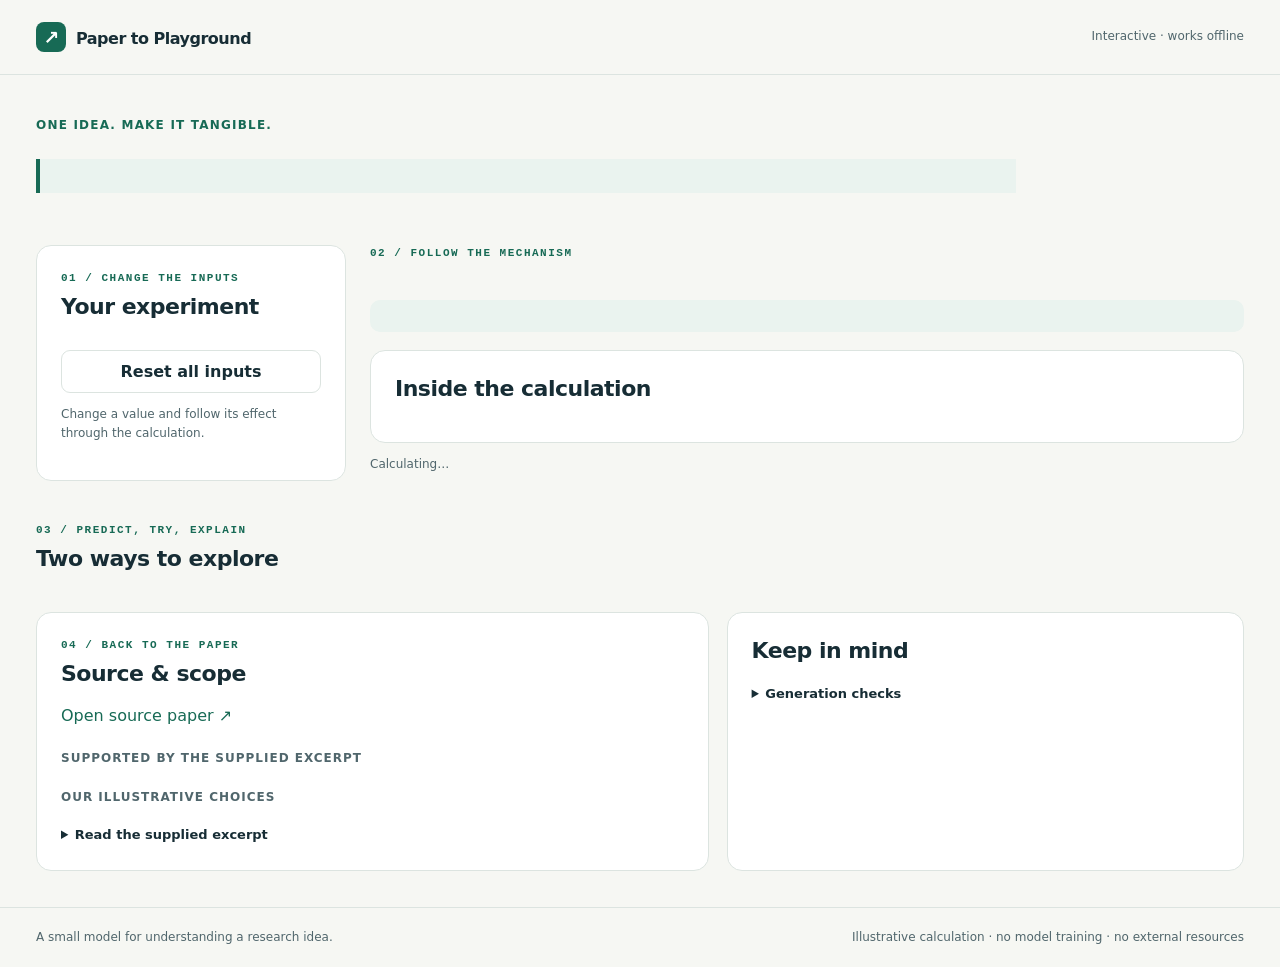
<file: p2p/template.html>
<!doctype html>
<html lang="en">
<head>
<meta charset="utf-8">
<meta name="viewport" content="width=device-width,initial-scale=1">
<meta http-equiv="Content-Security-Policy" content="default-src 'none'; script-src 'unsafe-inline' blob:; worker-src blob:; style-src 'unsafe-inline'; img-src data:; connect-src 'none'; font-src 'none'; base-uri 'none'; form-action 'none'">
<title>__PAGE_TITLE__</title>
<style>
:root{--ink:#172d35;--muted:#50666c;--paper:#f6f7f3;--card:#fff;--line:#dce4e0;--green:#176a55;--blue:#2e64b7;--gold:#a96519;--soft:#eaf3ef;--radius:15px}*{box-sizing:border-box}body{margin:0;background:var(--paper);color:var(--ink);font:16px/1.6 system-ui,-apple-system,BlinkMacSystemFont,"Segoe UI",sans-serif}button,input,select{font:inherit}button,input,select,summary,a{touch-action:manipulation}button:focus-visible,input:focus-visible,select:focus-visible,summary:focus-visible,a:focus-visible{outline:3px solid #db8c24;outline-offset:3px}button{cursor:pointer;border:1px solid var(--line);border-radius:9px;padding:8px 14px;background:white;color:var(--ink);font-weight:650}button:hover{background:var(--soft);border-color:var(--green)}button.primary{background:var(--green);color:white;border-color:var(--green)}button.small{padding:3px 10px}.top{max-width:1440px;margin:auto;padding:22px 36px;display:flex;align-items:center;justify-content:space-between;border-bottom:1px solid var(--line);gap:12px}.brand{font-weight:750;letter-spacing:-.5px}.mark{display:inline-grid;place-items:center;background:var(--green);color:white;width:30px;height:30px;border-radius:8px;margin-right:10px;font-size:19px}.tag{font-size:12px;color:var(--green);letter-spacing:1.2px;text-transform:uppercase;font-weight:750}.offline{font-size:12px;color:var(--muted)}main{max-width:1440px;margin:auto;padding:36px}.hero{max-width:980px;margin-bottom:30px}h1{font-size:clamp(30px,4vw,48px);line-height:1.14;letter-spacing:-1.8px;margin:12px 0 15px}h2{font-size:22px;line-height:1.3;letter-spacing:-.5px;margin:0 0 14px}h3{font-size:16px;line-height:1.4;margin:0 0 8px}p{margin:0 0 12px}.subtitle{font-size:20px;color:var(--muted);line-height:1.5;max-width:850px}.intro{max-width:880px}.equation{margin:22px 0;padding:17px 22px;border-left:4px solid var(--green);background:var(--soft);font:600 clamp(16px,2vw,22px)/1.65 ui-monospace,SFMono-Regular,Consolas,monospace;overflow-wrap:anywhere}.symbols{display:flex;flex-wrap:wrap;gap:8px 22px;font-size:13px;color:var(--muted)}.symbols strong{color:var(--ink);margin-right:6px;font-family:ui-monospace,monospace}.workspace{display:grid;grid-template-columns:310px minmax(0,1fr);gap:24px;align-items:start}.card{background:var(--card);border:1px solid var(--line);border-radius:var(--radius);padding:24px;min-width:0}.controls{position:sticky;top:20px}.section-num{font:700 11px/1.5 ui-monospace,monospace;color:var(--green);letter-spacing:1.5px;display:block;margin-bottom:7px}.control{padding:18px 0;border-top:1px solid var(--line)}.control:first-of-type{border-top:0}.control label,.control legend{font-weight:650;font-size:14px}.control fieldset{border:0;margin:0;padding:0;min-width:0}.help{font-size:12px;color:var(--muted);margin:5px 0 10px}.scalar{display:flex;align-items:center;gap:12px}.scalar input[type=range]{width:100%;accent-color:var(--green)}input[type=number]{width:80px;padding:6px;border:1px solid #c9d6d0;border-radius:6px;background:#fbfcfa;color:var(--ink);font-size:13px}input[type=checkbox]{accent-color:var(--green);width:20px;height:20px;vertical-align:middle;margin-right:8px}.matrix-input{display:grid;gap:5px;overflow:auto;padding:3px}.matrix-input input{width:100%;min-width:43px;text-align:center}.vector-tools{display:flex;gap:8px;align-items:center;margin-top:9px;font-size:12px}select{width:100%;padding:8px;border:1px solid var(--line);border-radius:8px;background:white}.reset{width:100%;margin-top:14px}.hint{font-size:12px;color:var(--muted);margin-top:12px}.results{min-width:0}.metrics{display:grid;grid-template-columns:repeat(auto-fit,minmax(140px,1fr));gap:12px;margin-bottom:16px}.metric{padding:17px 20px;border:1px solid var(--line);background:var(--card);border-radius:12px}.metric .label{font-size:12px;color:var(--muted);display:block}.metric .value{display:block;font-size:29px;letter-spacing:-1px;font-weight:730;line-height:1.5}.metric .unit{font-size:12px;color:var(--muted);margin-left:5px}.panels{display:grid;grid-template-columns:repeat(2,minmax(0,1fr));gap:16px}.panel{padding:22px}.panel:only-child,.panel.wide{grid-column:1/-1}.desc{font-size:13px;color:var(--muted);margin-bottom:14px}.plot{width:100%;height:auto;display:block;overflow:visible}.table-wrap{overflow:auto}table{border-collapse:separate;border-spacing:4px;width:100%;font-size:13px;font-variant-numeric:tabular-nums}th{font-size:12px;font-weight:600;color:var(--muted);padding:6px}td{padding:8px 10px;text-align:center;border-radius:5px;white-space:nowrap}tr:nth-child(even) td{background:#f4f7f4}.matrix td{font-family:ui-monospace,monospace;font-weight:600}caption{font-size:12px;color:var(--muted);caption-side:bottom;padding:9px;text-align:left}.interpretation{padding:16px 20px;background:var(--soft);border-radius:10px;margin:16px 0;color:#245343}.steps{margin-top:18px}.step{padding:15px 0;border-top:1px solid var(--line);display:grid;grid-template-columns:28px minmax(0,1fr);gap:12px}.step:first-child{border-top:0}.step-number{background:var(--soft);color:var(--green);height:25px;width:25px;text-align:center;border-radius:50%;font-size:12px;font-weight:700}.formula{font:13px/1.7 ui-monospace,monospace;overflow-wrap:anywhere}.step p{font-size:13px;color:var(--muted);margin:5px 0}.explore-section{margin-top:36px}.explorations{display:grid;grid-template-columns:1fr 1fr;gap:18px}.exploration{border-top:3px solid var(--green)}.exploration h3{font-size:20px}.exploration p{font-size:14px}.prediction{background:#f7f2e8;border-radius:8px;padding:12px;color:#73501e;margin:15px 0}.exploration details{margin-top:14px;font-size:14px}.exploration summary{cursor:pointer;font-weight:650;color:var(--green)}.explain-label{font-weight:650;margin-right:5px}.source-section{display:grid;grid-template-columns:1.3fr 1fr;gap:18px;margin-top:24px}.source-section p,.source-section li{font-size:14px}.source-section ul{padding-left:20px;margin:8px 0 18px}.source-section a{color:var(--green);overflow-wrap:anywhere}.source-title{font-weight:700}.source-subhead{font-size:12px;text-transform:uppercase;letter-spacing:1px;color:var(--muted);font-weight:700;margin-top:20px}.source-text{font-size:13px;max-height:280px;overflow:auto;white-space:pre-wrap;padding:14px;background:var(--paper);border-radius:8px}.source-section summary{cursor:pointer;font-size:13px;font-weight:600}.footer{max-width:1440px;margin:auto;padding:20px 36px;border-top:1px solid var(--line);font-size:12px;color:var(--muted);display:flex;justify-content:space-between;gap:12px}.error{background:#fff0ec;color:#9b3420;border:1px solid #efb1a3;padding:14px;border-radius:8px;margin-bottom:16px}.visually-hidden{position:absolute;width:1px;height:1px;padding:0;margin:-1px;overflow:hidden;clip:rect(0,0,0,0);white-space:nowrap;border:0}[hidden]{display:none!important}.status{font-size:12px;color:var(--muted);margin:12px 0}.legend{display:flex;gap:15px;flex-wrap:wrap;font-size:12px;margin-top:8px}.legend-dot{width:9px;height:9px;border-radius:50%;display:inline-block;margin-right:5px} @media(max-width:1050px){.workspace{grid-template-columns:260px minmax(0,1fr)}.panels{grid-template-columns:1fr}.card{padding:20px}}@media(max-width:760px){.top,main,.footer{padding:20px}.workspace,.explorations,.source-section{grid-template-columns:1fr}.controls{position:static}.hero{margin-bottom:24px}h1{letter-spacing:-1px}.offline{max-width:100px;text-align:right}.symbols{gap:8px 15px}.panels{grid-template-columns:1fr}.footer{display:block}.metric .value{font-size:24px}}@media(prefers-reduced-motion:no-preference){button{transition:background .15s}}
</style>
</head>
<body>
<header class="top"><div class="brand"><span class="mark" aria-hidden="true">↗</span>Paper to Playground</div><span class="offline">Interactive · works offline</span></header>
<main>
<section class="hero"><span class="tag">One idea. Make it tangible.</span><h1 id="title"></h1><p class="subtitle" id="subtitle"></p><p class="intro" id="intro"></p><div class="equation" id="equation"></div><div class="symbols" id="symbols"></div></section>
<div class="workspace">
<aside class="card controls"><span class="section-num">01 / CHANGE THE INPUTS</span><h2>Your experiment</h2><div id="controls"></div><button class="reset" id="reset">Reset all inputs</button><p class="hint">Change a value and follow its effect through the calculation.</p></aside>
<section class="results" aria-label="Live calculation"><span class="section-num">02 / FOLLOW THE MECHANISM</span><div id="error" class="error" role="alert" hidden></div><div id="metrics" class="metrics"></div><div id="panels" class="panels"></div><p id="message" class="interpretation" aria-live="polite"></p><div class="card steps"><h2>Inside the calculation</h2><div id="steps"></div></div><p class="status" id="status" role="status">Calculating…</p></section>
</div>
<section class="explore-section"><span class="section-num">03 / PREDICT, TRY, EXPLAIN</span><h2>Two ways to explore</h2><div id="explorations" class="explorations"></div></section>
<div class="source-section"><section class="card"><span class="section-num">04 / BACK TO THE PAPER</span><h2>Source & scope</h2><p id="source-title" class="source-title"></p><p id="locator"></p><a id="source-link" target="_blank" rel="noopener noreferrer">Open source paper ↗</a><div class="source-subhead">Supported by the supplied excerpt</div><ul id="supported"></ul><div class="source-subhead">Our illustrative choices</div><ul id="simplifications"></ul><details><summary>Read the supplied excerpt</summary><pre id="excerpt" class="source-text"></pre></details></section><section class="card"><h2>Keep in mind</h2><ul id="limitations"></ul><details><summary id="checks-title">Generation checks</summary><p class="hint">These checks ran on the calculation during generation. They are evidence of tested cases, not proof for every possible input.</p><ul id="checks"></ul></details></section></div>
</main>
<footer class="footer"><span>A small model for understanding a research idea.</span><span>Illustrative calculation · no model training · no external resources</span></footer>
<script id="lesson-data" type="application/json">__LESSON_JSON__</script>
<script>
'use strict';
const spec=JSON.parse(document.getElementById('lesson-data').textContent), $=id=>document.getElementById(id), clone=x=>JSON.parse(JSON.stringify(x));
const el=(tag,text,cls)=>{const n=document.createElement(tag);if(text!==undefined)n.textContent=text;if(cls)n.className=cls;return n};
const fmt=x=>typeof x!=='number'?String(x):Math.abs(x)<1e-12?'0':Math.abs(x)>=1e5||Math.abs(x)<1e-4?x.toExponential(3):Number(x.toPrecision(5)).toString();
const colors=['#176a55','#2e64b7','#b2762d','#94467a','#4f7783'];
const base=Object.fromEntries(spec.controls.map(c=>[c.id,clone(c.value)]));let state=clone(base),serial=0,worker,timer;
window.__playground={ready:false,revision:0,lastOutput:null,getState:()=>clone(state),setState:s=>applyState(s)};
for(const k of ['title','subtitle','intro','equation'])$(k).textContent=spec[k];
for(const s of spec.symbols){const n=el('span');n.append(el('strong',s.symbol),document.createTextNode(s.meaning));$('symbols').append(n)}
$('source-title').textContent=spec.source.title;$('locator').textContent=spec.source.locator;$('source-link').href=spec.source_url;$('excerpt').textContent=spec.excerpt;
for(const k of ['supported','simplifications'])for(const t of spec.source[k])$(k).append(el('li',t));
for(const t of spec.limitations)$('limitations').append(el('li',t));
$('checks-title').textContent=`Generation checks: ${spec.checks.filter(x=>x.passed).length}/${spec.checks.length} passed`;
for(const t of spec.checks)$('checks').append(el('li',(t.passed?'✓ ':'✕ ')+t.name));
function inputNumber(value,c,label,change){const n=el('input');n.type='number';n.value=value;n.min=c.min;n.max=c.max;n.step=c.step||'any';n.setAttribute('aria-label',label);n.addEventListener('input',()=>{if(n.value===''||!Number.isFinite(n.valueAsNumber))return;let v=Math.min(c.max,Math.max(c.min,n.valueAsNumber));if(c.type==='number'&&c.step)v=c.min+Math.round((v-c.min)/c.step)*c.step;v=Math.min(c.max,Math.max(c.min,v));change(v)});n.addEventListener('change',()=>{if(n.value===''){buildControls();return}n.value=Math.min(c.max,Math.max(c.min,Number(n.value)))});return n}
function buildControls(){const root=$('controls');root.replaceChildren();for(const c of spec.controls){const group=el('div',undefined,'control'),field=el('fieldset');group.append(field);const legend=el('legend',c.label);field.append(legend,el('p',c.help,'help'));const change=v=>{state[c.id]=v;requestCompute()};if(c.type==='number'){const row=el('div',undefined,'scalar'),range=el('input');range.type='range';range.min=c.min;range.max=c.max;range.step=c.step;range.value=state[c.id];range.setAttribute('aria-label',c.label+' slider');const number=inputNumber(state[c.id],c,c.label,v=>{range.value=v;change(v)});range.addEventListener('input',()=>{number.value=range.value;change(Number(range.value))});row.append(range,number);field.append(row)}else if(c.type==='toggle'){const label=el('label'),input=el('input');input.type='checkbox';input.checked=state[c.id];input.addEventListener('change',()=>change(input.checked));label.append(input,document.createTextNode(c.label));field.append(label)}else if(c.type==='select'){const n=el('select');n.setAttribute('aria-label',c.label);for(const o of c.options){const opt=el('option',o.label);opt.value=o.value;n.append(opt)}n.value=state[c.id];n.addEventListener('change',()=>change(n.value));field.append(n)}else{const matrix=c.type==='matrix',values=matrix?state[c.id]:[state[c.id]],grid=el('div',undefined,'matrix-input');grid.style.gridTemplateColumns=`repeat(${matrix?values[0].length:Math.min(values[0].length,4)},minmax(43px,1fr))`;values.forEach((row,i)=>row.forEach((v,j)=>grid.append(inputNumber(v,c,`${c.label} ${matrix?'row '+(i+1)+' column ':''}${j+1}`,n=>{if(matrix)state[c.id][i][j]=n;else state[c.id][j]=n;requestCompute()}))));field.append(grid);if(!matrix&&c.maxItems>c.minItems){const tools=el('div',undefined,'vector-tools'),minus=el('button','−','small'),plus=el('button','+','small');minus.setAttribute('aria-label','Remove entry from '+c.label);plus.setAttribute('aria-label','Add entry to '+c.label);minus.disabled=state[c.id].length<=c.minItems;plus.disabled=state[c.id].length>=c.maxItems;minus.onclick=()=>{state[c.id].pop();buildControls();requestCompute()};plus.onclick=()=>{state[c.id].push(Math.min(c.max,Math.max(c.min,1)));buildControls();requestCompute()};tools.append(minus,el('span',state[c.id].length+' entries'),plus);field.append(tools)}}root.append(group)}}
function applyState(overrides){state=clone(base);for(const c of spec.controls)if(Object.prototype.hasOwnProperty.call(overrides,c.id))state[c.id]=clone(overrides[c.id]);buildControls();requestCompute()}
$('reset').onclick=()=>applyState({});
for(const [i,e] of spec.explorations.entries()){const card=el('article',undefined,'card exploration');card.append(el('span','EXPERIMENT 0'+(i+1),'section-num'),el('h3',e.title),el('p',e.prediction,'prediction'));const action=el('p');action.append(el('span','Change:','explain-label'),document.createTextNode(e.action));const observe=el('p');observe.append(el('span','Observe:','explain-label'),document.createTextNode(e.observe));const button=el('button','Try this experiment','primary');button.onclick=()=>{applyState(e.state);$('metrics').scrollIntoView({behavior:'auto',block:'center'})};const detail=el('details');detail.append(el('summary','Why does this happen?'),el('p',e.why));card.append(action,observe,button,detail);$('explorations').append(card)}
const NS='http://www.w3.org/2000/svg';function svgEl(tag,attrs={},text){const n=document.createElementNS(NS,tag);for(const [k,v]of Object.entries(attrs))n.setAttribute(k,v);if(text!==undefined)n.textContent=text;return n}
function svgRoot(title,w,h){const s=svgEl('svg',{viewBox:`0 0 ${w} ${h}`,class:'plot',role:'img','aria-label':title});s.append(svgEl('title',{},title));return s}
function svgText(s,x,y,t,attrs={}){s.append(svgEl('text',{x,y,fill:'#50666c','font-size':12,'font-family':'system-ui,sans-serif',...attrs},t))}
function bars(p){const h=60+p.values.length*37,w=540,s=svgRoot(p.title,w,h),lo=Math.min(0,...p.values),hi=Math.max(0,...p.values),span=hi-lo||1;const x=v=>120+(v-lo)/span*335,z=x(0);s.append(svgEl('line',{x1:z,y1:12,x2:z,y2:h-35,stroke:'#b8c9c1'}));p.values.forEach((v,i)=>{const y=17+i*37;svgText(s,110,y+16,p.labels[i],{'text-anchor':'end',fill:'#172d35'});const r=svgEl('rect',{x:Math.min(z,x(v)),y,width:Math.max(0.5,Math.abs(x(v)-z)),height:23,rx:3,fill:v<0?colors[1]:colors[0]});r.append(svgEl('title',{},p.labels[i]+': '+fmt(v)+' '+(p.unit||'')));s.append(r);svgText(s,468,y+16,fmt(v),{fill:'#172d35'})});svgText(s,120,h-10,fmt(lo));svgText(s,455,h-10,fmt(hi),{'text-anchor':'end'});svgText(s,288,h-10,p.unit||'value',{'text-anchor':'middle'});return s}
function line(p){const w=560,h=300,s=svgRoot(p.title,w,h),pts=p.series.flatMap(x=>x.points);let xmin=Math.min(...pts.map(v=>v[0])),xmax=Math.max(...pts.map(v=>v[0])),ymin=Math.min(0,...pts.map(v=>v[1])),ymax=Math.max(0,...pts.map(v=>v[1]));if(xmin===xmax)xmax=xmin+1;if(ymin===ymax)ymax=ymin+1;const x=v=>65+(v-xmin)/(xmax-xmin)*470,y=v=>250-(v-ymin)/(ymax-ymin)*220;for(let i=0;i<=4;i++){const yy=30+i*55,xx=65+i*117.5;s.append(svgEl('line',{x1:65,y1:yy,x2:535,y2:yy,stroke:'#e2e8e4'}));svgText(s,57,yy+4,fmt(ymax-i*(ymax-ymin)/4),{'text-anchor':'end'});svgText(s,xx,270,fmt(xmin+i*(xmax-xmin)/4),{'text-anchor':'middle'})}svgText(s,300,296,p.xLabel,{'text-anchor':'middle'});svgText(s,10,140,p.yLabel,{transform:'rotate(-90 10 140)','text-anchor':'middle'});p.series.forEach((series,i)=>{const path=series.points.map((pt,j)=>(j?'L':'M')+x(pt[0])+','+y(pt[1])).join(' ');s.append(svgEl('path',{d:path,fill:'none',stroke:colors[i%colors.length],'stroke-width':2.5}));if(series.points.length<=25)for(const pt of series.points){const dot=svgEl('circle',{cx:x(pt[0]),cy:y(pt[1]),r:3.5,fill:colors[i%colors.length]});dot.append(svgEl('title',{},`${series.name}: (${fmt(pt[0])}, ${fmt(pt[1])})`));s.append(dot)}});const wrap=el('div');wrap.append(s);const legend=el('div',undefined,'legend');p.series.forEach((v,i)=>{const t=el('span'),dot=el('span',undefined,'legend-dot');dot.style.background=colors[i%colors.length];t.append(dot,document.createTextNode(v.name));legend.append(t)});wrap.append(legend);return wrap}
function table(p){const wrap=el('div',undefined,'table-wrap'),t=el('table',undefined,p.kind==='matrix'?'matrix':''),thead=el('thead'),head=el('tr');if(p.kind==='matrix')head.append(el('th',''));for(const c of p.columns)head.append(el('th',c));thead.append(head);t.append(thead);const body=el('tbody'),rows=p.kind==='matrix'?p.values:p.rows;const max=Math.max(1e-15,...rows.flat().filter(v=>typeof v==='number').map(Math.abs));rows.forEach((row,i)=>{const tr=el('tr');if(p.kind==='matrix'){const th=el('th',p.rows[i]);th.scope='row';tr.append(th)}for(const v of row){const td=el('td',fmt(v));if(p.kind==='matrix'&&typeof v==='number'){td.style.background=`rgba(${v<0?'46,100,183':'23,106,85'},${0.04+0.24*Math.abs(v)/max})`;td.title=String(v)}tr.append(td)}body.append(tr)});t.append(body);if(p.kind==='matrix')t.append(el('caption','Darker cells indicate larger absolute values; numbers give the exact displayed calculation.'));wrap.append(t);return wrap}
function flow(p){const s=svgRoot(p.title,560,290),pos=Object.fromEntries(p.nodes.map(n=>[n.id,{x:60+n.x*440,y:40+n.y*210}])),max=Math.max(1,...p.edges.map(e=>e.weight));const defs=svgEl('defs'),marker=svgEl('marker',{id:'arrow-'+serial+'-'+p.title.replace(/\W/g,''),viewBox:'0 0 10 10',refX:9,refY:5,markerWidth:5,markerHeight:5,orient:'auto-start-reverse'});marker.append(svgEl('path',{d:'M 0 0 L 10 5 L 0 10 z',fill:'#6b8c7e'}));defs.append(marker);s.append(defs);for(const e of p.edges){const a=pos[e.from],b=pos[e.to],dx=b.x-a.x,dy=b.y-a.y,d=Math.hypot(dx,dy)||1;const path=svgEl('line',{x1:a.x+dx/d*24,y1:a.y+dy/d*24,x2:b.x-dx/d*28,y2:b.y-dy/d*28,stroke:'#6b8c7e','stroke-width':1+5*e.weight/max,'marker-end':`url(#${marker.id})`});s.append(path);svgText(s,(a.x+b.x)/2,(a.y+b.y)/2-8,e.label,{'text-anchor':'middle'})}for(const n of p.nodes){const a=pos[n.id];s.append(svgEl('circle',{cx:a.x,cy:a.y,r:24,fill:'#eaf3ef',stroke:'#176a55'}));svgText(s,a.x,a.y+4,n.label,{'text-anchor':'middle',fill:'#172d35'})}return s}
function render(out){$('metrics').replaceChildren();for(const m of out.metrics){const card=el('div',undefined,'metric'),value=el('span',m.value===null?'undefined':fmt(m.value),'value');value.append(el('span',m.unit||'','unit'));card.append(el('span',m.label,'label'),value);if(m.value===null&&m.reason)card.append(el('span',m.reason,'help'));$('metrics').append(card)}$('panels').replaceChildren();for(const p of out.panels){const card=el('article',undefined,'card panel'+(p.kind==='line'||p.kind==='flow'?' wide':''));card.append(el('h3',p.title),el('p',p.description,'desc'));card.append(p.unavailable?el('p',p.unavailable,'interpretation'):p.kind==='bar'?bars(p):p.kind==='line'?line(p):p.kind==='flow'?flow(p):table(p));$('panels').append(card)}$('message').textContent=out.message||'';$('steps').replaceChildren();out.steps.forEach((step,i)=>{const row=el('div',undefined,'step'),body=el('div');body.append(el('h3',step.label),el('div',step.formula+' = '+fmt(step.value),'formula'),el('p',step.explanation));row.append(el('span',String(i+1),'step-number'),body);$('steps').append(row)});$('error').hidden=true;$('status').textContent='Updated from your current inputs.';window.__playground.lastOutput=clone(out);window.__playground.ready=true;window.__playground.revision=serial}
function fail(message){clearTimeout(timer);$('error').textContent=message;$('error').hidden=false;$('status').textContent='Adjust inputs or reset to continue.';window.__playground.ready=false}
function startWorker(){if(worker)worker.terminate();const body=spec.compute+'\nself.onmessage=function(e){try{const out=compute(e.data.state);function check(x){if(typeof x==="number"&&!Number.isFinite(x))throw Error("Nonfinite result");if(x&&typeof x==="object")Object.values(x).forEach(check);}check(out);self.postMessage({id:e.data.id,out:out});}catch(error){self.postMessage({id:e.data.id,error:String(error.message)});}};';const url=URL.createObjectURL(new Blob([body],{type:'text/javascript'}));worker=new Worker(url);URL.revokeObjectURL(url);worker.onmessage=e=>{if(e.data.id!==serial)return;clearTimeout(timer);if(e.data.error){fail(e.data.error);return}try{render(e.data.out)}catch(error){fail('Unable to render calculation: '+error.message)}};worker.onerror=e=>fail('Calculation failed: '+e.message)}
function requestCompute(){serial++;window.__playground.ready=false;clearTimeout(timer);timer=setTimeout(()=>{fail('Calculation timed out. Reset or choose smaller values.');startWorker()},1500);worker.postMessage({id:serial,state:clone(state)})}
startWorker();buildControls();requestCompute();
</script>
</body>
</html>
</file>
